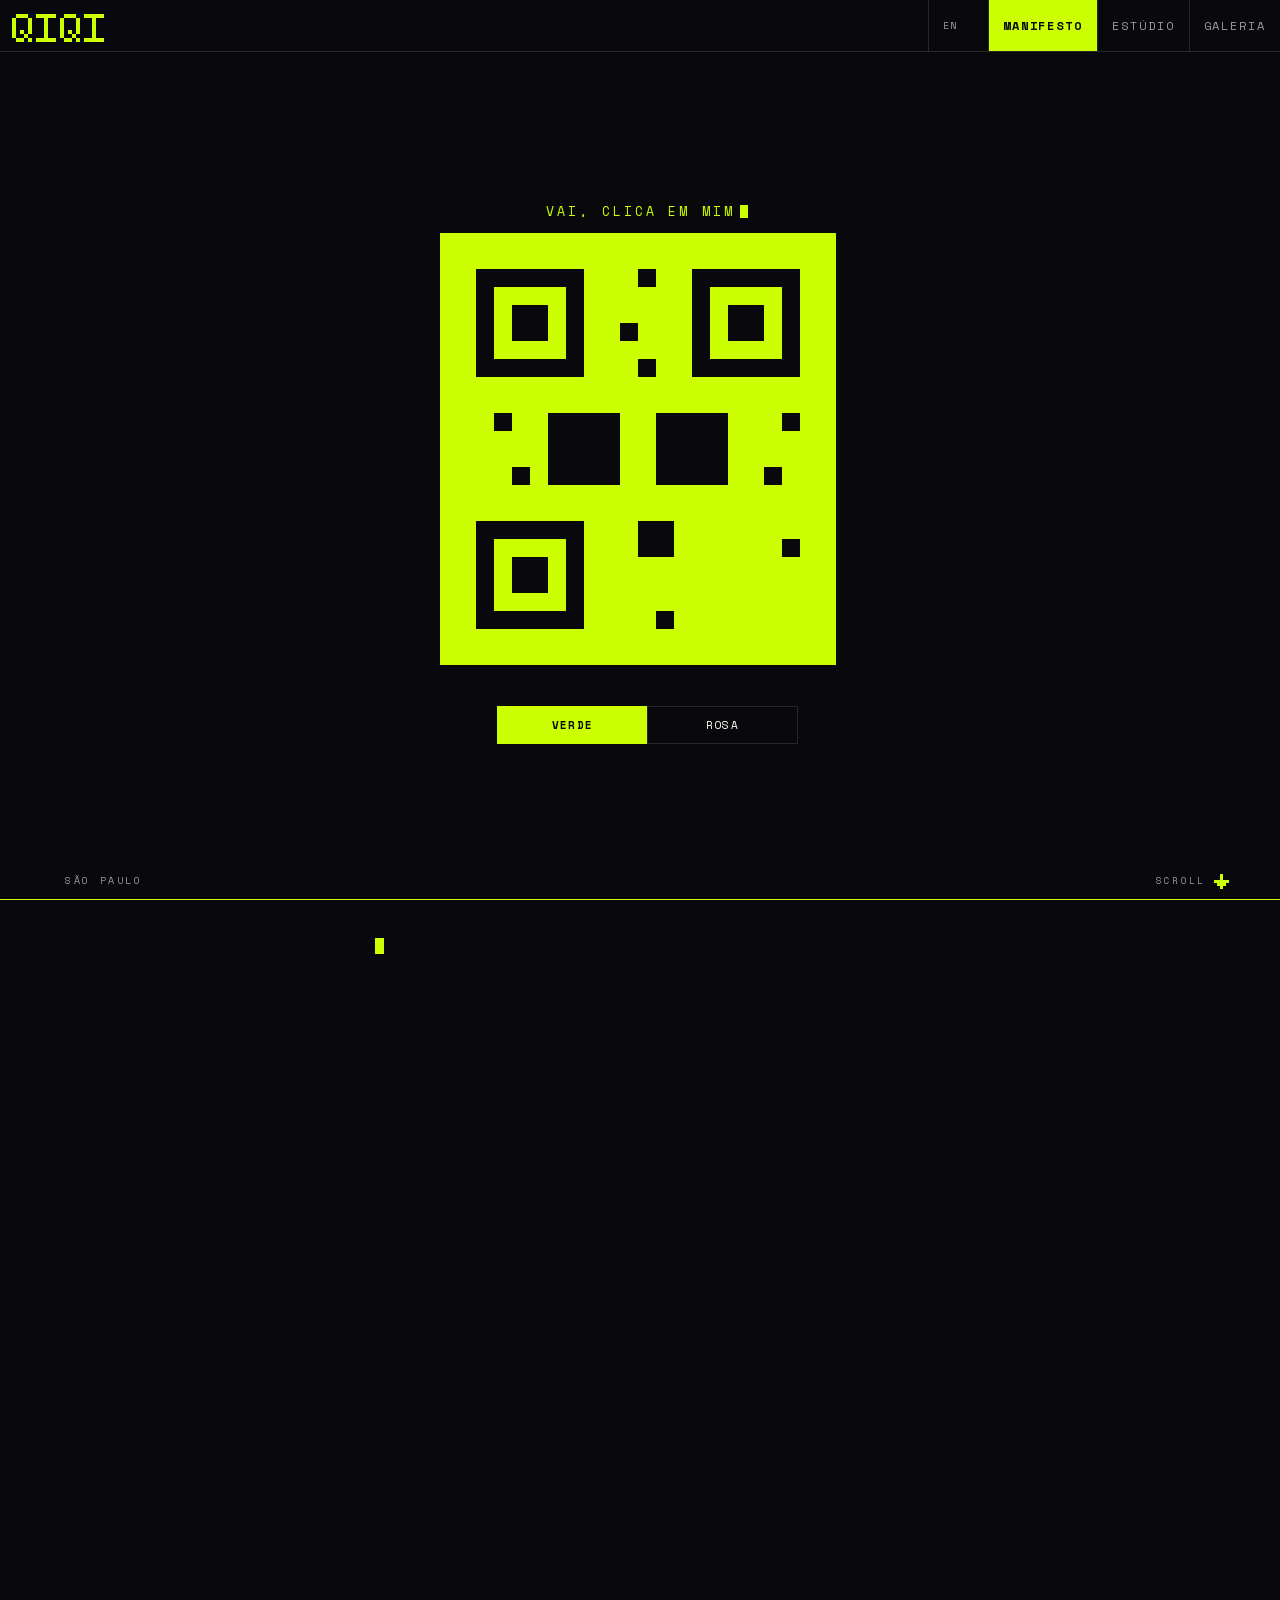
<file: index.html>
<!DOCTYPE html>
<!--
  ██████  QIQI / qiqi na pista / são paulo
  ██  ██  um qr code que ganhou vida.
  ██████  34 pixels de sinal puro.
-->
<html lang="pt-BR">
<head>
<meta charset="utf-8">
<meta name="viewport" content="width=device-width, initial-scale=1, viewport-fit=cover">
<script>
/* Shipped 2026-09-02 on GP's word: the one-screen read IS the site. The
   is-next class is always on; ?next=1 is accepted and changes nothing. */
document.documentElement.classList.add("is-next");
</script>
<title>QIQI</title>
<meta name="description" content="O QIQI NASCEU DAS PISTAS E PERTENCE ÀS PISTAS.">
<meta name="theme-color" content="#09090B">
<meta property="og:title" content="QIQI">
<meta property="og:description" content="O QIQI NASCEU DAS PISTAS E PERTENCE ÀS PISTAS.">
<meta property="og:type" content="website">
<meta property="og:url" content="https://qevr.party/">
<meta property="og:image" content="https://qevr.party/assets/og-card.png">
<meta property="og:image:width" content="1200">
<meta property="og:image:height" content="630">
<meta name="twitter:card" content="summary_large_image">
<link rel="preload" href="assets/fonts/spacemono-400-latin.woff2" as="font" type="font/woff2" crossorigin>
<link rel="preload" href="assets/fonts/spacemono-700-latin.woff2" as="font" type="font/woff2" crossorigin>
<link rel="preload" href="assets/fonts/spacemono-400-latin-ext.woff2" as="font" type="font/woff2" crossorigin>
<link rel="preload" href="assets/fonts/spacemono-700-latin-ext.woff2" as="font" type="font/woff2" crossorigin>
<link rel="icon" href="assets/favicon.svg" type="image/svg+xml">
<link rel="icon" href="assets/favicon-32.png" sizes="32x32" type="image/png" id="favicon32">
<link rel="icon" href="assets/favicon-192.png" sizes="192x192" type="image/png">
<link rel="apple-touch-icon" href="assets/apple-touch-icon.png">
<link rel="manifest" href="site.webmanifest">
<link rel="stylesheet" href="assets/site.css">
<style>
/* The page consumes the shared ladder without changing the legacy fallbacks.
   Companion and boot reservation are deliberately live with either flag. */
.thermo { z-index: var(--z-rail, 55); }
.bar { z-index: var(--z-header, 60); }
.doors { z-index: var(--z-doors, 56); }
.poster { z-index: var(--z-poster, 90); }
.companion { z-index: var(--z-companion, 57); }

/* One zero-layout rule marks the exact page boundary at every width. */
html.is-next .arrival::after {
  content: "";
  position: absolute;
  left: calc(50% - var(--rail) / 2);
  bottom: -1px;
  width: 100vw;
  border-bottom: var(--rule) solid var(--brand);
  transform: translateX(-50%);
  pointer-events: none;
}
html.is-next body:not(.is-read-active) .blocks { visibility: hidden; }
html.is-next body.is-read-active .arrival { visibility: hidden; }
/* While the hard pager decides which page owns the viewport, keep the
   outgoing arrival pinned as a complete screen. The hidden read can never
   expose a black third frame, and the thermometer may still count all twelve
   physical transition steps. */
html.is-next body:not(.is-read-active) .arrival {
  position: sticky;
  top: var(--bar);
  z-index: var(--z-content);
  background: var(--ground);
}
html.is-next .blocks { min-height: calc(100svh - var(--bar)); }
html.is-next .arrival__question { display: none; }
html.is-next .arrival__signal[data-signal-takeover] .arrival__hint { visibility: hidden; }
html.is-next .arrival__signal .mascot__tag {
  position: static;
  inset: auto;
  transform: none;
  grid-area: 1 / 1;
}

html.is-next .switches { display: none; }
html.is-next .bar__dock {
  display: flex;
  align-items: stretch;
  margin-left: auto;
  min-width: 0;
}
html.is-next .bar__dock #langToggle {
  min-width: 44px;
  padding: 0 10px;
  border: 0;
  border-left: var(--rule) solid var(--qevr-hair);
  background: var(--ground);
  color: var(--qevr-muted);
  font: inherit;
  font-size: 10px;
  letter-spacing: .14em;
  text-transform: uppercase;
  cursor: pointer;
}
html.is-next .bar__dock #langToggle:hover,
html.is-next .bar__dock #langToggle:focus-visible {
  color: var(--qevr-ink);
  background: var(--qevr-light);
  outline: 0;
}
html.is-next .bar__dock #colorToggle {
  display: block;
  min-width: 58px;
  height: 100%;
  padding: 0;
  border: 0;
  border-left: var(--rule) solid var(--qevr-hair);
  font: inherit;
  cursor: pointer;
}
html.is-next .bar__dock #colorToggle.to-pink { background: var(--qevr-pink); }
html.is-next .bar__dock #colorToggle.to-green { background: var(--qevr-body); }
html.is-next .bar__dock #colorToggle:hover,
html.is-next .bar__dock #colorToggle:focus-visible,
html.is-next .bar__dock #colorToggle:active {
  background: var(--qevr-light);
  outline: 0;
}
html.is-next { --thermo-cell: calc(100dvh / 12); }

/* Fable 2026-09-02: the desktop read is ONE screen, like LIVE — rail, bay,
   stamp and doors all in view. The twelve thermometer cells count the
   arrival-to-read travel; the read itself never scrolls. (The agents' 200svh
   frame pushed the doors below the fold at every desktop stop.) */
@media (min-width: 431px) {
  html.is-next .blocks {
    display: flex;
    flex-direction: column;
    min-height: calc(100svh - var(--bar));
  }
  html.is-next .blocks #panel { flex: 1 1 auto; }
  html.is-next .blocks .doors { flex: 0 0 auto; margin-top: 0; }
}

@media (max-width: 430px) {
  /* GP 2026-09-01 (fourth flag): QIQI fills the bar vertically. The
     stacked unit hugs the rooms: the colour chip is the top half of the
     bar and the language label the bottom half — two full blocks. */
  html.is-next .bar__mark { flex: 0 0 auto; width: auto; padding-left: 10px; padding-right: 8px; }
  html.is-next .bar__dock {
    flex: 0 0 auto;
    margin-left: auto;
    flex-direction: column;
    align-items: stretch;
    gap: 0;
    min-width: 44px;
    height: 100%;
  }
  html.is-next .bar__nav { flex: 0 1 auto; }
  html.is-next .bar__dock #langToggle {
    order: 1;
    flex: 1 1 50%;
    min-width: 0;
    min-height: 0;
    padding: 0 8px;
    border: 0;
    background: transparent;
    font-size: 9px;
    letter-spacing: .1em;
    display: flex;
    align-items: center;
    justify-content: center;
  }
  html.is-next .bar__dock #colorToggle {
    order: 0;
    flex: 1 1 50%;
    display: block;
    width: 100%;
    min-width: 0;
    min-height: 0;
    height: auto;
    border: 0;
  }

  /* The manifesto read is one physical screen. The arrival may hand off to
     it, but nothing inside this frame is allowed to create a third page or
     a nested scroll area. */
  html.is-next body.is-read-active { overscroll-behavior-y: none; }
  /* Once page two owns the phone viewport, its physical frame also owns the
     viewport floor. Bottom-sticky keeps that frame visually locked while a
     new dynamic viewport is propagating, even before resize JavaScript can update the
     document's page-end scroll offset. The element stays in flow, so the
     two-page document height and thermometer progression remain intact. */
  html.is-next body.is-read-active .blocks {
    position: sticky;
    bottom: 0;
    z-index: var(--z-content);
  }
  html.is-next .blocks {
    height: calc(100svh - var(--bar));
    min-height: calc(100svh - var(--bar));
    max-height: calc(100svh - var(--bar));
    padding-top: 0;
    overflow: clip;
    /* The floor doors extend across the 14px thermometer rail. Expand only
       the paint clip so their higher ruled layer can actually cover it. */
    overflow-clip-margin: var(--rail);
  }
  html.is-next .blocks #panel {
    flex: 1 1 0;
    min-height: 0;
    overflow: clip;
  }
  html.is-next .blocks .panel__rail {
    flex: 1 1 0;
    min-height: 0;
    overflow: clip;
  }
  /* GP 2026-08-31: CLOSED, the five heads stretch and split the whole room
     between the header and the doors — the live law kept inside the fixed
     frame. Their labels run big from the left with a small right gutter. */
  html.is-next .blocks .panel__head {
    flex: 1 1 0;
    min-height: 44px;
    padding: 4px 8px 4px calc(var(--rail) + 10px);
  }
  /* OPEN, the five rows KEEP stretching — they absorb every pixel the bay
     does not need. The bay hugs its own section: JavaScript sets its height
     once per section (content plus the tallest inner line) so expanding an
     item never resizes the box. Type never rescales. */
  html.is-next .blocks.is-open .panel__head {
    flex: 1 1 0;
    min-height: 44px;
    padding: 4px 8px 4px calc(var(--rail) + 10px);
  }
  html.is-next .blocks.is-open .panel__rail > .panel__bay {
    flex: 0 0 auto;
    height: auto;
    min-height: 0;
    padding: 5px 10px 3px calc(var(--rail) + 10px);
    overflow: clip;
    overscroll-behavior: none;
  }
  /* GP 2026-09-01: the copy keeps the site's own phone rhythm — the base
     13px/1.62 paragraphs rule here untouched. The permanent transition-fire
     is a state, not an event: its wash never bleeds over the read. */
  /* Fable 2026-09-02 (GP's flag: a black seam between the rail and a
     hovered row): the rows and the bay run FULL BLEED from the screen's left
     edge and the thermometer paints ABOVE them — the ruled ladder, done with
     z-order instead of a transparent border. Header, doors and companion
     stay above the rail. */
  html.is-next:root { --z-rail: 25; }
  html.is-next .blocks #panel {
    width: 100vw;
    margin-left: calc(0px - var(--rail) - var(--gut));
    margin-right: 0;
  }
  /* Fable 2026-09-02: the list inside the bay is a MINI RAIL. At rest its
     rows stretch and split the bay exactly the way the five sections split
     the screen — there is never a void under the last item. Open one line
     and the other rows give back only what that line needs, down to a
     one-line floor. The bay's height is fixed per section (JavaScript sets
     it once: the compressed rows plus the tallest possible line), so
     nothing outside the bay ever moves. */
  html.is-next .blocks .panel__bay { --row-min: 26px; }
  html.is-next .blocks .panel__bay .panel__bay-copy.is-list,
  html.is-next .blocks .panel__bay .panel__bay-copy.is-list > div {
    display: flex;
    flex-direction: column;
    flex: 1 1 auto;
    min-height: 0;
  }
  html.is-next .blocks .panel__bay .head-lines,
  html.is-next .blocks .panel__bay #stancesGrid {
    display: flex;
    flex-direction: column;
    flex: 1 1 auto;
    min-height: 0;
  }
  html.is-next .blocks .panel__bay .panel__bay-copy .stance {
    position: relative;
    display: flex;
    align-items: center;
    width: 100%;
    flex: 1 1 0;
    min-height: var(--row-min);
    padding: 0 8px 0 0;
    letter-spacing: 0;
  }
  html.is-next .blocks .panel__bay .panel__bay-copy .stances__bay { flex: 0 0 auto; }
  /* the measuring probe: JavaScript flips this on for one frame to read the
     compressed floor of the list */
  html.is-next .blocks .panel__bay .panel__bay-copy .is-probe-min .stance {
    flex: 0 0 auto;
    height: var(--row-min);
    min-height: 0;
    padding: 0;
  }
  /* the visual row keeps the reading rhythm; the touch target quietly
     extends toward the 44px floor */
  html.is-next .blocks .panel__bay .panel__bay-copy .stance::before {
    content: "";
    position: absolute;
    inset: -5px 0;
  }
  /* the hit extension never reaches past the list itself */
  html.is-next .blocks .panel__bay .panel__bay-copy .stance:first-child::before { top: 0; }
  html.is-next .blocks .panel__bay .panel__bay-copy .stance:last-child::before { bottom: 0; }
  html.is-next .blocks .panel__bay .panel__bay-copy .stance__head {
    display: block;
    font-size: 12.5px;
    line-height: 1.45;
    letter-spacing: .02em;
  }
  html.is-next .blocks .panel__bay .panel__bay-copy .stances__bay {
    width: 100%;
    padding: 2px 8px 8px 0;
  }
  html.is-next .blocks .panel__bay .stances__bay-copy p {
    font-size: 12.5px;
    line-height: 1.5;
    letter-spacing: .02em;
  }
  html.is-next .blocks .panel__bay .stances__bay-copy p + p { margin-top: .5em; }
  /* NOS VEMOS NA PISTA lives only inside UM PRESENTE, running long and
     sitting low so it nearly touches the doors. */
  html.is-next .blocks .panel__bay > .stampband {
    flex: 0 0 auto;
    margin-top: auto;
    padding: 4px 0 2px;
  }
  html.is-next .blocks .panel__bay > .stampband .stamp { margin-top: 0; }
  html.is-next .blocks .panel__bay > .stampband .stamp__band { padding-top: 2px; }
  html.is-next .blocks .panel__bay > .stampband .stamp__city { margin-top: 2px; font-size: 7px; line-height: 1.2; }
  html.is-next .blocks .doors { flex: 0 0 auto; margin-top: auto; }
  /* Fable 2026-09-02 (GP's flag: the doors detach from the floor while a
     phone scrolls): in the phone read the DOORS leave the frame. JavaScript
     moves them out of .blocks and they are fixed to the screen's floor on
     their own rung of the ladder — the frame can lag a toolbar animation,
     the doors cannot. The frame keeps a floor of their height, the page
     refuses over-scroll, and the safe-area zone under the doors paints as
     part of the doors, divider included. */
  html.is-next:root { overscroll-behavior-y: none; }
  html.is-next .blocks { padding-bottom: var(--doors-h, 0px); }
  html.is-next main > .doors {
    position: fixed;
    left: 0;
    right: 0;
    bottom: 0;
    width: auto;
    margin: 0;
    z-index: var(--z-doors);
  }
  html.is-next body:not(.is-read-active) main > .doors { visibility: hidden; }
  html.is-next .doors {
    padding-bottom: var(--safe-bottom, env(safe-area-inset-bottom, 0px));
    background: linear-gradient(90deg, var(--qevr-light) 0 calc(50% - 1px), var(--qevr-hair) calc(50% - 1px) calc(50% + 1px), var(--qevr-light) calc(50% + 1px));
  }

  /* AS REGRAS keeps its pop; the sheet runs narrow and tall, the badge
     hangs outside it on the scrim on purpose, and the sheet floor keeps
     open air before the foot line. */
  html.is-next .poster { padding: 14px 0; }
  html.is-next .poster__in { width: min(78vw, 300px); }
  /* Fable 2026-09-02: the sheet keeps its A4 body but USES it — the seven
     rules spread over the full height at a readable size instead of
     bunching at the top over a dead lower half. The badge stays outside
     on the scrim; the companion hides while the poster is up, so there is
     one QIQI on screen, the angry one. */
  html.is-next .poster__sheet { width: 100%; max-height: calc(100svh - 96px); padding-bottom: var(--poster-pad); }
  html.is-next .poster__body { flex: 1 1 auto; display: flex; min-height: 0; }
  html.is-next .poster__rules { flex: 1 1 auto; justify-content: space-between; padding-right: 14px; }
  html.is-next .poster__rule { padding: 5px 0; }
  html.is-next .poster__rule b { font-size: 10.5px; }
  html.is-next .poster__rule i { font-size: 8.5px; line-height: 1.4; }
  html.is-next .poster__art { right: calc(0px - var(--poster-pad) - var(--poster-edge) - 30px); top: -6px; transform: none; }
  html.is-next .poster.on ~ .companion { visibility: hidden; }
  /* the section sub-titles drop on phones (?subs=on brings them back) */
  html.is-next:not(.with-subs) .blocks .panel__bay-sub { display: none; }

  /* svh above is the compatibility floor. Modern mobile browsers get the
     live toolbar-aware room so both physical pages and the doors follow the
     visible viewport without JavaScript-authored pixel heights. */
  @supports (height: 100dvh) {
    html.is-next .arrival { min-height: calc(100dvh - var(--bar)); }
    html.is-next .blocks {
      height: calc(100dvh - var(--bar));
      min-height: calc(100dvh - var(--bar));
      max-height: calc(100dvh - var(--bar));
    }
  }
}
</style>
</head>
<body class="is-booting">

<h1 class="sr-only">QIQI</h1>

<div class="thermo" id="thermo" aria-hidden="true"><div class="thermo__fill" id="thermoFill"></div></div>

<header class="bar">
  <div class="bar__in">
    <a class="bar__mark" href="#topo" aria-label="QIQI"><canvas data-cells="QIQI" data-fit="108"></canvas></a>
    <div class="bar__dock" id="headerDock"></div>
    <nav class="bar__nav">
      <a href="#manifesto" aria-current="page" id="barManifesto">MANIFESTO</a>
      <a href="estudio/" id="barEstudio">ESTÚDIO</a>
      <a href="galeria/" id="barGaleria">GALERIA</a>
    </nav>
  </div>
</header>

<div class="switches">
  <button id="langToggle" type="button"></button>
  <button class="switch--color" id="colorToggle" type="button"></button>
</div>

<main id="pageMain">
  <section class="arrival" id="topo">
    <div class="arrival__mascot" id="arrivalSlot">
      <div class="arrival__signal" id="arrivalSignal">
        <div class="arrival__loading" id="bootBar" aria-hidden="true"><i></i></div>
        <div class="arrival__hint" id="mascotHint"></div>
        <div class="mascot__charge" id="mascotCharge" aria-hidden="true"><i></i></div>
      </div>
      <button class="mascot" id="mascotBtn" aria-label="QIQI"><canvas id="mascotCanvas"></canvas></button>
      <div class="mascot__tag" id="mascotTag" aria-hidden="true"></div>
    </div>
    <div class="arrival__from" id="arrivalFrom"></div>
    <div class="arrival__color" id="arrivalColor">
      <div class="arrival__question" id="arrivalColorQuestion"></div>
      <div class="arrival__color-controls" role="group" aria-labelledby="arrivalColorQuestion">
        <button class="ctl ctl--swatch ctl--green" id="arrivalGreen" type="button" aria-pressed="true"><span></span></button>
        <button class="ctl ctl--swatch ctl--pink" id="arrivalPink" type="button" aria-pressed="false"><span></span></button>
      </div>
    </div>
    <div class="arrival__floor">
      <span class="arrival__city" id="arrivalCity"></span>
      <span class="arrival__scroll" id="arrivalScroll"><span id="scrollWord"></span><canvas id="scrollArrow" width="15" height="18" aria-hidden="true"></canvas></span>
    </div>
  </section>

  <!-- GP-18 ruled M-A: the read is ONE ROOM — five headings, one fitted bay,
       zero tower. The frame and headings never resize; selected content fits
       the room, and the click glitches (GP-06/07 + N01). All five load closed. -->
  <section class="blocks">
    <div id="panel">
    <div class="panel__rail" id="panelRail" role="tablist">
      <button class="panel__head" id="manifesto" data-section="world" role="tab" aria-selected="false">
        <canvas data-cells="A PISTA" data-fit="300"></canvas>
      </button>
      <button class="panel__head" id="pessoas" data-section="people" role="tab" aria-selected="false">
        <canvas data-cells="AS PESSOAS" data-fit="300"></canvas>
      </button>
      <button class="panel__head" id="stances" data-section="stances" role="tab" aria-selected="false">
        <canvas data-cells="O QIQI" data-fit="300"></canvas>
      </button>
      <button class="panel__head" id="regras" data-section="nevers" role="tab" aria-selected="false">
        <canvas data-cells="AS REGRAS" data-fit="300"></canvas>
      </button>
      <button class="panel__head" id="presente" data-section="gift" role="tab" aria-selected="false">
        <canvas data-cells="UM PRESENTE" data-fit="300"></canvas>
      </button>
    </div>
    <div class="panel__bay" id="bay">
      <div class="panel__bay-slot" id="bayFitSlot">
        <div class="panel__bay-fit" id="bayFit">
          <div class="panel__bay-sub" id="baySub"></div>
          <div class="panel__bay-copy" id="bayCopy"></div>
          <span class="bay__cursor" id="bayCursor" aria-hidden="true"></span>
          <div class="block__field" id="bayField" aria-hidden="true"></div>
        </div>
      </div>
    </div>
    </div>
    <div class="stampband">
      <div class="stamp" id="stamp"><div class="stamp__band"><canvas id="stampCanvas"></canvas><span class="stamp__city" id="stampCity"></span></div></div>
    </div>

    <div class="doors" id="doors">
      <a class="doorband" id="doorEstudio" href="estudio/"><canvas data-cells="ESTÚDIO" data-fit="560" data-doorword></canvas><span></span></a>
      <a class="doorband" id="doorGaleria" href="galeria/"><canvas data-cells="GALERIA" data-fit="560" data-doorword></canvas><span></span></a>
    </div>
  </section>
</main>

<div class="poster" id="poster" role="dialog" aria-modal="true" aria-label="AS REGRAS">
  <div class="poster__in">
    <div class="poster__sheet">
      <div class="poster__top">
        <span class="poster__title"><canvas id="posterTitle" data-cells="AS REGRAS" data-fit="420"></canvas></span>
      </div>
      <div class="poster__body">
        <div class="poster__rules" id="posterRules"></div>
        <span class="poster__art"><canvas id="posterArt"></canvas></span>
      </div>
      <div class="poster__foot"><span id="posterBrand"></span><span id="posterCity"></span></div>
    </div>
    <div class="poster__controls"><button class="poster__close" id="posterDownload" type="button" style="margin-right:-1px">BAIXAR</button><button class="poster__close" id="posterClose" type="button">FECHAR</button></div>
  </div>
</div>

<div class="companion" id="companionSlot" aria-hidden="true"></div>

<script type="application/json" id="deck-pt">
{
  "lang": "pt-BR",
  "brand": "QIQI",
  "city": "SÃO PAULO",
  "note": "COPY DECK. CAIXA ALTA sempre. Sem travessão, sem exclamação, sem emoji. O REGISTRO É FALADO: VC, TÁ, TÃO, TBM, TÔ, CÊ ficam. NUNCA 'corrigir' para VOCÊ, ESTÁ, ESTÃO, TAMBÉM: a voz é o produto. Consertar só erro real: acento, concordância, typo. Ler em voz alta antes de commitar. O stamp é a última linha de UM PRESENTE, não um rodapé separado. Este arquivo é o canônico; index.html embute uma cópia dele no bloco deck-pt (editar OS DOIS).",
  "doors": {
    "manifesto": { "label": "MANIFESTO", "sub": "O QUE É O QIQI" },
    "estudio": { "label": "ESTÚDIO", "sub": "CRIA O SEU QIQI" },
    "galeria": { "label": "GALERIA", "sub": "OS 23 PROTÓTIPOS EXISTENTES" }
  },
  "ui": { "green": "VERDE", "pink": "ROSA", "yes": "SIM", "no": "NÃO" },
  "world": {
    "title": "A PISTA",
    "sub": "DE ONDE O QIQI VEIO",
    "face": "Content",
    "paragraphs": [
      "O QIQI NASCEU DAS PISTAS E PERTENCE ÀS PISTAS.",
      "FESTAS LIVRES EM GALPÕES ABANDONADOS.",
      "TEM NOITES QUE VC TÁ NA PISTA COM AMIGOS.",
      { "t": "TEM NOITES QUE A PISTA É SÓ VC. FAZ PARTE. O QIQI NÃO VEIO RESOLVER ISSO.", "em": "mark" }
    ]
  },
  "people": {
    "title": "AS PESSOAS",
    "sub": "E O QUE ELAS SE TORNARAM",
    "face": "Adoring",
    "items": [
      [ "AMIGOS", "PESSOAS QUE VC CONHECEU NO ROLÊ, E QUE AGORA SÃO PARTE DA SUA VIDA." ],
      [ "DESCONHECIDOS", "AQUELA PESSOA QUE FOI SEU MELHOR AMIGO POR 20 MIN NA FILA DO BANHEIRO. E QUE VC NUNCA MAIS VIU." ],
      [ "CRUSHES", "VC SABE QUEM SÃO." ],
      [ "O AMOR DA SUA VIDA", "AQUELA PESSOA QUE VC ENCONTROU 7 DA MANHÃ, NUMA FÁBRICA ABANDONADA.", "fire" ]
    ],
    "headLines": [
      { "head": "AMIGOS", "line": "PESSOAS QUE VC CONHECEU NO ROLÊ, E QUE AGORA SÃO PARTE DA SUA VIDA." },
      { "head": "DESCONHECIDOS", "line": "AQUELA PESSOA QUE FOI SEU MELHOR AMIGO POR 20 MIN NA FILA DO BANHEIRO. E QUE VC NUNCA MAIS VIU." },
      { "head": "CRUSHES", "line": "VC SABE QUEM SÃO." },
      { "head": "O AMOR DA SUA VIDA", "line": "AQUELA PESSOA QUE VC ENCONTROU 7 DA MANHÃ, NUMA FÁBRICA ABANDONADA." }
    ],
    "close": [
      "FESTAS, SOLIDÃO, PESSOAS. TODAS PARTE DE UM MOMENTO.",
      "E O MOMENTO PASSOU. É ISSO QUE FEZ DELE UM MOMENTO.",
      { "t": "O QIQI NUNCA VAI TRAZER ELE DE VOLTA, MAS TBM NUNCA VAI DEIXAR VC FINGIR QUE ELE NÃO ACONTECEU.", "em": "mark" }
    ]
  },
  "stances": {
    "title": "O QIQI",
    "sub": "COMO ELE FUNCIONA",
    "items": [
      { "head": "ELE AVISA. NUNCA COMEMORA.", "face": "Unamused",
        "body": [ "COMEÇOU O ROLÊ, ELE AVISA. COMEÇOU O SOM, ELE AVISA. E SÓ ISSO." ] },
      { "head": "LINE UP, LUGAR, HORA. E É ISSO.", "face": "Default",
        "body": [ "NUNCA \"NÃO PERCA\", NUNCA \"ÚLTIMOS INGRESSOS\".", "LOTAÇÃO É SÓ UM NÚMERO, FALADO UMA VEZ." ] },
      { "head": "ELE NÃO FICA TE CHAMANDO.", "face": "Bored",
        "body": [ "ELE SÓ FALA PORQUE ACONTECEU ALGUMA COISA. ABRIRAM A PORTA. SOLTARAM O ENDEREÇO. A PISTA PEGOU FOGO.", "ELE NUNCA VAI TE CHAMAR DE VOLTA PORQUE SENTIU SUA FALTA." ] },
      { "head": "VC VÊ QUEM VAI, NUNCA QUANTOS.", "face": "Content",
        "body": [ "NÚMERO AQUI É COISA DA NOITE. HORA, PREÇO, TEMPERATURA, QUANTOS QUARTEIRÕES ATÉ LÁ.", "GENTE NÃO ENTRA NA CONTA." ] },
      { "head": "O CELULAR VOLTA PRO BOLSO.", "face": "Eyes Closed",
        "body": [ "SE VC PASSOU A NOITE OLHANDO PRO APP, O APP FALHOU." ] },
      { "head": "MEMÓRIAS SÃO TIPO TATUAGENS, NUNCA CONTEÚDO.", "face": "Sad",
        "body": [ "FICAM NO APP PRA SEMPRE, TODO MUNDO VÊ." ] },
      { "head": "ME AVISA QUANDO CHEGAR.", "face": "Surprised",
        "body": [ "A ÚNICA PARTE DO APP SEM ESTILO NENHUM. VOLTAR PRA CASA, PEDIR AJUDA, TUDO POR EXTENSO.", "PLACA DE SAÍDA SE LÊ DE LONGE." ] }
    ]
  },
  "nevers": {
    "title": "AS REGRAS",
    "sub": "O QUE ELE NUNCA VAI FAZER",
    "face": "Angry",
    "lines": [
      [ "AQUI NINGUÉM VIRA NÚMERO.", "SEM SEGUIDOR, SEM CURTIDA, SEM NOTA PRA NINGUÉM." ],
      [ "ELE NÃO TE APRESSA.", "SEM CONTAGEM REGRESSIVA, SEM LOTE ESCONDIDO." ],
      [ "ELE NÃO ESCOLHE POR VC.", "SEM FEED DE RECOMENDAÇÃO, SEM \"EM ALTA\". QUEM MANDA É A CIDADE E O RELÓGIO." ],
      [ "TUDO AQUI TEM FIM. INCLUSIVE O FEED.", "SEM AUTOPLAY. SEM TELA FEITA PRA VC FICAR OLHANDO." ],
      [ "ELE NÃO TE VENDE.", "SEM ANÚNCIO, SEM REVENDA DE DADOS, SEM CÓDIGO DE INDICAÇÃO." ],
      [ "NINGUÉM TE ENSINA A DANÇAR.", "SEM TOUR, SEM QUIZ. VC APRENDE USANDO." ],
      [ "ELE NÃO SE FAZ DE FOFO.", "SEM CANTO ARREDONDADO. SEM EMOJI. SEM PONTO DE EXCLAMAÇÃO." ]
    ]
  },
  "gift": {
    "title": "UM PRESENTE",
    "sub": "PRA QUEM ELE É",
    "face": "Stars",
    "paragraphs": [
      { "t": "QIQI É UM PRESENTE MEU PRA TODAS AS PESSOAS QUE JÁ CONHECI NA PISTA. E PRA TODAS QUE NUNCA VOU CONHECER.", "em": "mark" },
      "UM APP PRA USAR COM OS AMIGOS. OU SOZINHO."
    ],
    "appLine": "O APP TÁ SENDO FEITO. QUANDO TIVER PRONTO, ELE TE AVISA."
  },
  "stamp": "NOS VEMOS NA PISTA",
  "stampSmiley": ":)",
  "galeria": {
    "moveYes": "SE MEXE",
    "moveNo": "PARADO",
    "green": "VERDE",
    "pink": "ROSA",
    "glitch": "GLITCH",
    "download": "BAIXAR",
    "count": "{N} PROTÓTIPOS",
    "creditBy": "DE",
    "protoWord": "PROTÓTIPO",
    "creditPattern": "QIQI {DE} {NOME}"
  },
  "estudio": {
    "title": "O ESTÚDIO",
    "hint": "MEXE SÓ NO ROSTO. O RESTO É ELE.",
    "nameLabel": "DÁ UM NOME",
    "codeLabel": "SEU CÓDIGO",
    "undo": "DESFAZER",
    "reset": "APAGAR TUDO",
    "copyLink": "COPIAR LINK",
    "copied": "COPIADO",
    "card": "BAIXAR CARD",
    "send": "MANDAR PRO QIQI",
    "sendHint": "COLA O LINK NO DIRECT DO QIQI. A RESPOSTA CHEGA NA MESMA CONVERSA."
  },
  "notFound": {
    "line": "ESSA PÁGINA NÃO EXISTE :("
  },
  "arrival": {
    "mascotHint": "VAI, CLICA EM MIM",
    "colorQuestion": "EU TBM MUDO DE COR :3",
    "scrollLabel": "SCROLL",
    "fromPattern": "{NOME} TE DEU ISSO."
  },
  "sala": {
    "back": "VOLTAR",
    "roomsAria": "SALAS",
    "nav": {
      "story": "HISTÓRIA",
      "dna": "DNA",
      "growth": "MUDANÇAS"
    },
    "story": {
      "kicker": "01 / HISTÓRIA",
      "title": "DE QEVR PRA QIQI",
      "sub": "O NOME MUDOU. A SILHUETA FICOU. TOCA NOS MOMENTOS PRA VER O QUE ELE CARREGOU.",
      "stages": [
        {
          "title": "QEVR",
          "copy": "UM QR CODE GANHOU CORPO, CARA E UM NOME QUE NINGUÉM SABIA FALAR."
        },
        {
          "title": "QIQI",
          "copy": "O NOME FICOU FÁCIL DE DIZER. ELE CONTINUOU SENDO O MESMO BICHO."
        },
        {
          "title": "AGORA",
          "copy": "ELE CRESCEU PRA TER ESTÚDIO, GALERIA E LUGAR PRA MOSTRAR O PRÓPRIO DNA."
        }
      ]
    },
    "dna": {
      "kicker": "02 / DNA",
      "title": "O CORPO NÃO MUDA",
      "sub": "SÃO 23 PROTÓTIPOS. A FAIXA DO ROSTO MUDA. O RESTO É A MESMA REGRA.",
      "stats": "{N} CÉLULAS MUDAM. A GRADE 34 × 34 NÃO MUDA.",
      "gridAria": "GRADE DO QIQI"
    },
    "growth": {
      "kicker": "03 / MUDANÇAS",
      "title": "MUDAR SEM VIRAR OUTRA COISA",
      "sub": "ARRASTA. CADA PASSO TROCA UM PEDAÇO DO ROSTO, SEM QUEBRAR O DNA DO QIQI.",
      "copy": "{PCT}% MUDOU. O CORPO CONTINUA INTEIRO.",
      "pairTitle": "NORMAL → FELIZ DA VIDA",
      "artAria": "TRANSFORMAÇÃO DO QIQI",
      "rangeAria": "QUANTO O ROSTO MUDOU"
    }
  }
}
</script>

<script src="assets/pixelfont.js"></script>
<script src="assets/qevr.js"></script>
<script src="assets/cascade.js"></script>
<script>
(function () {
  "use strict";

  const NEXT = document.documentElement.classList.contains("is-next");
  /* Shipped 2026-09-02: one shared label size (B) is the default; ?labels=perrow
     shows the per-row fill (A) for GP's ruling. Sub-titles are off on phones;
     ?subs=on shows them. */
  const LABELS_SHARED = NEXT && new URLSearchParams(location.search).get("labels") !== "perrow";
  if (NEXT && new URLSearchParams(location.search).get("subs") === "on") document.documentElement.classList.add("with-subs");
  /* preview-only: simulate a phone's home-indicator inset (?inset=34) */
  if (NEXT && /^\d+$/.test(new URLSearchParams(location.search).get("inset") || "")) document.documentElement.style.setProperty("--safe-bottom", new URLSearchParams(location.search).get("inset") + "px");
  var MODE_KEY = "qevr.mode";
  var forced = (location.search.match(/[?&]mode=(day|party)(?:&|$)/) || [])[1];
  function readModePreference() {
    try {
      var mode = localStorage.getItem(MODE_KEY);
      return mode === "day" || mode === "party" ? mode : null;
    } catch (e) { return null; }
  }
  function writeModePreference(mode) {
    if (mode !== "day" && mode !== "party") return;
    try { localStorage.setItem(MODE_KEY, mode); } catch (e) {}
  }
  document.documentElement.setAttribute("data-mode", forced || readModePreference() || "day");

  var reduce = window.matchMedia && window.matchMedia("(prefers-reduced-motion: reduce)").matches;
  var canHover = window.matchMedia && window.matchMedia("(hover: hover)").matches;

  /* the language works like the colour: a preference that sticks, a ?lang=
     preview that doesn't, and switching rooms runs the same QR cascade */
  var LANG_KEY = "qevr.lang";
  function readLang() {
    var forcedLang = (location.search.match(/[?&]lang=(pt|en)(?:&|$)/) || [])[1];
    if (forcedLang) return forcedLang;
    try { var l = localStorage.getItem(LANG_KEY); if (l === "pt" || l === "en") return l; } catch (e) {}
    return "pt";
  }
  var LANG = readLang();
  document.documentElement.lang = LANG === "en" ? "en" : "pt-BR";
  function chooseLang(next) {
    if (next === LANG) return;
    try { localStorage.setItem(LANG_KEY, next); } catch (e) {}
    window.QevrCascade.through(function () {
      var nextURL = new URL(location.href);
      nextURL.searchParams.delete("lang");
      location.href = nextURL.pathname + nextURL.search + nextURL.hash;
    });
  }
  /* the block names what it turns into: site in PT shows EN, and back */
  document.getElementById("langToggle").textContent = LANG === "pt" ? "EN" : "PT";
  document.getElementById("langToggle").addEventListener("click", function () { chooseLang(LANG === "pt" ? "en" : "pt"); });

  function cssVar(n, fb) {
    return getComputedStyle(document.documentElement).getPropertyValue(n).trim() || fb;
  }
  function brandColor() { return cssVar("--brand", "#CCFF00"); }
  function mutedColor() { return cssVar("--qevr-muted", "#9A9AA5"); }
  function inkColor() { return cssVar("--qevr-ink", "#09090B"); }

  /* ---------- headings drawn from the mascot's own cells.
     the type engine finally performs: closed headings render DIM, the open
     one is the only brand heading on screen, opening IGNITES it in chunks,
     and a touch makes it flinch one shear beat. ---------- */
  function drawCells(canvas, opts) {
    opts = opts || {};
    var text = canvas.getAttribute("data-cells");
    var m = window.QevrType.textMatrix(text);
    var fitMax = parseFloat(canvas.getAttribute("data-fit"));
    var host = canvas.parentElement;
    var room = host.clientWidth || window.innerWidth;
    var avail = Math.min(room, fitMax || 400);
    var forcedCell = parseFloat(canvas.getAttribute("data-force-cell"));
    var cell = forcedCell ? forcedCell : Math.max(2, Math.floor(avail / m.w));
    var dpr = Math.min(window.devicePixelRatio || 1, 3);
    canvas.width = m.w * cell * dpr;
    canvas.height = m.h * cell * dpr;
    canvas.style.width = (m.w * cell) + "px";
    canvas.style.height = (m.h * cell) + "px";
    var ctx = canvas.getContext("2d");
    ctx.setTransform(dpr, 0, 0, dpr, 0, 0);
    ctx.clearRect(0, 0, m.w * cell, m.h * cell);
    var dim = opts.dim != null ? opts.dim : canvas.hasAttribute("data-dim");
    ctx.fillStyle = opts.color || (dim ? mutedColor() : brandColor());
    for (var y = 0; y < m.h; y++) {
      var shear = opts.shear && opts.shear[y] ? opts.shear[y] : 0;
      for (var x = 0; x < m.w; x++) {
        var i = y * m.w + x;
        if (!m.cells[i]) continue;
        if (opts.mask) {
          ctx.fillStyle = opts.mask[i] ? brandColor() : mutedColor();
        }
        ctx.fillRect((x + shear) * cell, y * cell, cell, cell);
      }
    }
    canvas.setAttribute("role", "img");
    canvas.setAttribute("aria-label", text);
    canvas._matrix = m;
    canvas._cell = cell;
    return m;
  }
  function fitBarMark() {
    var c = document.querySelector(".bar__mark canvas");
    if (!c || !window.QevrType) return;
    if (NEXT && isNextPhone()) {
      /* GP 2026-09-01 (fourth flag): QIQI fills the bar vertically */
      var m = window.QevrType.textMatrix(c.getAttribute("data-cells"));
      var cell = String(Math.max(2, Math.floor(44 / m.h)));
      if (c.getAttribute("data-force-cell") !== cell) {
        c.setAttribute("data-force-cell", cell);
        drawCells(c);
      }
      return;
    }
    if (c.hasAttribute("data-force-cell")) {
      c.removeAttribute("data-force-cell");
      drawCells(c);
    }
  }
  function drawAllCells() {
    [].forEach.call(document.querySelectorAll("canvas[data-cells]"), function (c) {
      if (c.hasAttribute("data-doorword")) { drawDoorWord(c, false); return; }
      drawCells(c);
    });
    fitBarMark();
    syncHeadingDim();
  }

  /* closed headings are the quiet ones; the open one carries the heat (M-A) */
  function syncHeadingDim() {
    [].forEach.call(document.querySelectorAll(".panel__head"), function (b) {
      var c = b.querySelector("canvas");
      if (!c) return;
      var open = b.id === activeSection;
      if (open) c.removeAttribute("data-dim"); else c.setAttribute("data-dim", "1");
      drawCells(c);
    });
  }

  /* GP-06: the opening click GLITCHES — a hard two-frame shear, then the
     heading lands in the brand. no cube-flip. */
  function shearOpen(canvas) {
    canvas.removeAttribute("data-dim");
    if (reduce) { drawCells(canvas); return; }
    var band = 2 + Math.floor(Math.random() * 5);
    var shear = {}; shear[band] = 1; shear[band + 1] = 1;
    drawCells(canvas, { shear: shear });
    setTimeout(function () {
      var shear2 = {}; shear2[band + 2] = -1;
      drawCells(canvas, { shear: shear2 });
      setTimeout(function () { drawCells(canvas); }, 70);
    }, 70);
  }

  /* one shear beat: a row band slips sideways for two frames and snaps back */
  function flinch(canvas, color) {
    if (reduce || canvas._flinching) return;
    canvas._flinching = true;
    var band = 2 + Math.floor(Math.random() * 5);
    var shear = {}; shear[band] = 1; shear[band + 1] = 1;
    drawCells(canvas, { shear: shear, dim: canvas.hasAttribute("data-dim"), color: color });
    setTimeout(function () {
      drawCells(canvas, color ? { color: color } : undefined);
      canvas._flinching = false;
    }, 90);
  }

  var COPY = null, mascot = null;

  function syncArrivalColor() {
    var party = document.documentElement.getAttribute("data-mode") === "party";
    document.getElementById("arrivalGreen").setAttribute("aria-pressed", String(!party));
    document.getElementById("arrivalPink").setAttribute("aria-pressed", String(party));
    var colorToggle = document.getElementById("colorToggle");
    colorToggle.classList.toggle("to-pink", !party);
    colorToggle.classList.toggle("to-green", party);
    if (COPY && COPY.ui) colorToggle.setAttribute("aria-label", party ? COPY.ui.green : COPY.ui.pink);
  }

  function repaintBrand() {
    drawAllCells();
    paintStamp();
    paintScrollArrow();
    if (mascot) mascot.paint();
  }

  /* ---------- L02: he molts FIRST, the page follows through the QR cascade ----------
     picking a colour repaints HIS body cells in stepped chunks on his own canvas,
     and only when he finishes does the page cross the same cascade as a room change. */
  var MODE_HEX = { day: "#CCFF00", party: "#FF007F" };
  function moltTo(mode) {
    if (document.documentElement.getAttribute("data-mode") === mode) return;
    if (!mascot || reduce) {
      document.documentElement.setAttribute("data-mode", mode);
      writeModePreference(mode);
      syncArrivalColor();
      repaintBrand();
      return;
    }
    mascot._busy = true;
    var target = MODE_HEX[mode];
    var ctx = mascot.canvas.getContext("2d");
    var C = window.Qevr.CROP, n = mascot.n, c = mascot.cell;
    var bodyIdx = [];
    for (var i = 0; i < mascot.render.length; i++) if (mascot.render[i] === 1) bodyIdx.push(i);
    for (var j = bodyIdx.length - 1; j > 0; j--) {
      var k = Math.floor(Math.random() * (j + 1));
      var t = bodyIdx[j]; bodyIdx[j] = bodyIdx[k]; bodyIdx[k] = t;
    }
    mascot.glitch();
    var frames = 5, per = Math.ceil(bodyIdx.length / frames), p = 0;
    function paintIdx(idx, color) {
      var y = Math.floor(idx / n), x = idx % n;
      var gy = y - C.y0, gx = x - C.x0;
      if (gy < 0 || gy >= C.h || gx < 0 || gx >= C.w) return;
      ctx.fillStyle = color;
      ctx.fillRect(gx * c, gy * c, c, c);
    }
    setTimeout(function step() {
      for (var m = 0; m < per && p < bodyIdx.length; m++, p++) paintIdx(bodyIdx[p], target);
      if (p < bodyIdx.length) { setTimeout(step, 55); return; }
      /* he finished. now the page follows through its own QR grammar. */
      window.QevrCascade.through(function () {
        document.documentElement.setAttribute("data-mode", mode);
        writeModePreference(mode);
        syncArrivalColor();
        repaintBrand();
        mascot._busy = false;
      });
    }, 180);
  }

  syncArrivalColor();
  document.getElementById("arrivalGreen").addEventListener("click", function () { moltTo("day"); });
  document.getElementById("arrivalPink").addEventListener("click", function () { moltTo("party"); });
  document.getElementById("colorToggle").addEventListener("click", function () {
    moltTo(document.documentElement.getAttribute("data-mode") === "party" ? "day" : "party");
  });

  function para(entry, cls) {
    var p = document.createElement("p");
    var line = typeof entry === "string" ? { t: entry } : entry;
    var emphasis = cls || (line && (line.em === "dim" || line.em === "mark") ? line.em : "");
    if (emphasis) p.className = emphasis;
    p.textContent = line && line.t ? line.t : "";
    return p;
  }

  var headerDock = document.getElementById("headerDock");
  var langToggle = document.getElementById("langToggle");
  var colorToggle = document.getElementById("colorToggle");
  var colorToggleHome = colorToggle.parentElement;
  var colorToggleNext = colorToggle.nextSibling;
  var phoneReadPageEnd = 0;
  var phoneZoomOwner = null;
  function syncHeaderDock(readActive) {
    if (!NEXT || !headerDock) return;
    headerDock.appendChild(langToggle);
    if (readActive) {
      headerDock.appendChild(colorToggle);
    } else if (colorToggle.parentElement !== colorToggleHome) {
      colorToggleHome.insertBefore(colorToggle, colorToggleNext);
    }
  }
  function syncReadActive() {
    if (!NEXT) return;
    if (isNextPhone() && isPinchZoomed()) return;
    var blocksEl = document.querySelector(".blocks");
    var barEl = document.querySelector(".bar");
    if (!blocksEl || !barEl) return;
    var phonePageEnd = Math.max(0, document.documentElement.scrollHeight - window.innerHeight);
    var atCurrentPhoneEnd = window.scrollY >= phonePageEnd - 1;
    var atPriorPhoneEnd = document.body.classList.contains("is-read-active")
      && phoneReadPageEnd > 0
      && Math.abs(window.scrollY - phoneReadPageEnd) <= 2;
    var remainsOnReadSide = document.body.classList.contains("is-read-active")
      && phonePageEnd > 0
      && window.scrollY >= phonePageEnd / 2;
    var readActive = isNextPhone()
      ? atCurrentPhoneEnd || atPriorPhoneEnd || remainsOnReadSide
      : blocksEl.getBoundingClientRect().top <= barEl.getBoundingClientRect().bottom + 1;
    if (isNextPhone() && atCurrentPhoneEnd) phoneReadPageEnd = phonePageEnd;
    document.body.classList.toggle("is-read-active", readActive);
    syncHeaderDock(readActive);
  }

  function syncTitles() {
    var map = [
      ["manifesto", COPY.world],
      ["pessoas", COPY.people],
      ["stances", COPY.stances],
      ["regras", COPY.nevers],
      ["presente", COPY.gift]
    ];
    map.forEach(function (pair) {
      var head = document.getElementById(pair[0]);
      if (!head) return;
      var c = head.querySelector("canvas");
      if (c && pair[1].title) c.setAttribute("data-cells", pair[1].title);
      panelSubs[pair[0]] = pair[1].sub || "";
      panelFaces[pair[0]] = pair[1].face || "Default";
    });
  }

  /* ---------- M-A: five invariant headings and ONE fitted bay.
     The frame never resizes; selected content and its stamp remain one piece
     and fit the available phone room (GP-07 + GP 2026-08-31). ---------- */
  var activeSection = null, panelSubs = {}, panelFaces = {}, panelContent = {}, panelContentPhone = {}, bayGen2 = 0, bayBlinkTimer = 0;
  function bayEls() {
    return {
      bay: document.getElementById("bay"),
      slot: document.getElementById("bayFitSlot"),
      fit: document.getElementById("bayFit"),
      sub: document.getElementById("baySub"),
      copy: document.getElementById("bayCopy"),
      cursor: document.getElementById("bayCursor")
    };
  }
  function startBayCursor() {
    var cursor = document.getElementById("bayCursor");
    if (bayBlinkTimer || !cursor) return;
    bayBlinkTimer = setInterval(function () {
      cursor.style.visibility = cursor.style.visibility === "hidden" ? "visible" : "hidden";
    }, 600);
  }
  function renderSection(id, opts) {
    opts = opts || {};
    var els = bayEls();
    bayGen2++;
    closeBay();
    els.sub.textContent = id ? (panelSubs[id] || "") : "";
    els.copy.innerHTML = "";
    els.copy.classList.remove("is-list");
    if (!id) return;
    /* D2 (shipped 2026-09-02): the accordion is a phone device — desktop
       shows every line, as LIVE always did */
    var content = (NEXT && isNextPhone() && panelContentPhone[id]) || panelContent[id];
    if (!content) return;
    els.copy.appendChild(content);
    /* a list section runs the mini rail (PROPOSED phones); paragraphs don't */
    els.copy.classList.toggle("is-list", !!content.querySelector(".stances__grid"));
    if (opts.instant || reduce) return;
    /* the words arrive in three hard chunks — never letter by letter */
    var g = bayGen2;
    var parts = [].slice.call(content.children.length ? content.children : [content]);
    var blocksList = [];
    parts.forEach(function (node) {
      if (node.children.length && !node.classList.contains("stances__grid")) {
        [].forEach.call(node.children, function (child) { blocksList.push(child); });
      } else blocksList.push(node);
    });
    blocksList.forEach(function (b) { b.style.visibility = "hidden"; });
    var steps = 3, per = Math.ceil(blocksList.length / steps), p = 0;
    (function step() {
      if (g !== bayGen2) return;
      for (var n = 0; n < per && p < blocksList.length; n++, p++) blocksList[p].style.visibility = "";
      if (p < blocksList.length) setTimeout(step, 90);
    })();
  }
  function isNextPhone() {
    return NEXT && window.matchMedia("(max-width: 430px)").matches;
  }
  function isPinchZoomed() {
    return !!(window.visualViewport && window.visualViewport.scale > 1.01);
  }
  var bayFitFrame = 0, fittingBay = false;
  function resetBayFit() {
    var bayEl = document.getElementById("bay");
    var slotEl = document.getElementById("bayFitSlot");
    var fitEl = document.getElementById("bayFit");
    if (!bayEl || !slotEl || !fitEl) return;
    bayEl.style.removeProperty("height");
    bayEl.removeAttribute("data-fit-scale");
    slotEl.style.removeProperty("height");
    fitEl.style.removeProperty("width");
    fitEl.style.removeProperty("transform");
    fitEl.style.removeProperty("--bay-fit-scale");
  }
  function measureTallestInnerExtra(bayEl) {
    /* GP 2026-09-01: an expanding line must never resize the bay, so the
       tallest possible inner answer is reserved up front. Each candidate is
       measured in a hidden probe with the real styles at the real width. */
    var grid = bayEl.querySelector(".head-lines, #stancesGrid");
    if (!grid) return 0;
    var bodies = [];
    [].forEach.call(grid.querySelectorAll(".stance"), function (tile) {
      var spec = tileBayState.get(tile);
      if (spec && spec.paragraphs) bodies.push(spec.paragraphs);
    });
    if (!bodies.length) return 0;
    var probe = document.createElement("div");
    probe.className = "stances__bay";
    probe.style.position = "absolute";
    probe.style.visibility = "hidden";
    probe.style.pointerEvents = "none";
    probe.style.width = grid.clientWidth + "px";
    var copyHost = document.createElement("div");
    copyHost.className = "stances__bay-copy";
    probe.appendChild(copyHost);
    grid.appendChild(probe);
    var tallest = 0;
    var probeStyle = getComputedStyle(probe);
    var probeMargins = (parseFloat(probeStyle.marginTop) || 0) + (parseFloat(probeStyle.marginBottom) || 0);
    bodies.forEach(function (paragraphs) {
      copyHost.innerHTML = "";
      paragraphs.forEach(function (t) { copyHost.appendChild(para(t)); });
      /* the type-on rides an inline block cursor that can wrap one more
         line; measure with it so even the typing beat stays inside. The
         block's own margins ride along too — offsetHeight excludes them. */
      var typingCursor = document.createElement("span");
      typingCursor.className = "cursor";
      if (copyHost.lastElementChild) copyHost.lastElementChild.appendChild(typingCursor);
      tallest = Math.max(tallest, probe.offsetHeight + probeMargins);
    });
    grid.removeChild(probe);
    return tallest;
  }
  function fitOpenBay() {
    if (bayFitFrame) { cancelAnimationFrame(bayFitFrame); bayFitFrame = 0; }
    var bayEl = document.getElementById("bay");
    if (!bayEl) return;
    if (!(NEXT && isNextPhone()) || !activeSection || bayEl.hidden) {
      resetBayFit();
      return;
    }
    /* GP 2026-09-01: the bay hugs its section. Its height is fixed per
       section at the larger of its two states — the resting list, or the
       compressed list plus its tallest possible answer — so opening a line
       never resizes the box, and the five rows absorb everything else. */
    var grid = bayEl.querySelector(".head-lines, #stancesGrid");
    var openInner = bayEl.querySelector(".stances__bay");
    var openInnerHeight = openInner ? openInner.offsetHeight : 0;
    bayEl.style.removeProperty("height");
    var envelope;
    if (grid) {
      var wasCompressed = grid.classList.contains("is-inner-open");
      grid.classList.remove("is-inner-open");
      var restList = bayEl.offsetHeight - openInnerHeight;
      /* the compressed floor: every row at its one-line minimum */
      grid.classList.add("is-probe-min");
      var compressedList = bayEl.offsetHeight - openInnerHeight;
      grid.classList.remove("is-probe-min");
      grid.classList.toggle("is-inner-open", wasCompressed);
      /* the composed sum rides fractional line heights: three whole pixels
         of slack absorb the rounding so the clip never eats a descender */
      envelope = Math.max(restList, compressedList + measureTallestInnerExtra(bayEl) + 3);
    } else {
      envelope = bayEl.offsetHeight;
    }
    /* the five rows never squeeze below their 44px floor */
    var rail = document.getElementById("panelRail");
    var ceiling = rail ? rail.clientHeight - 5 * 44 : envelope;
    bayEl.style.height = Math.max(0, Math.min(envelope, ceiling)) + "px";
  }
  function queueBayFit() {
    if (!isNextPhone()) { fitOpenBay(); return; }
    if (bayFitFrame) cancelAnimationFrame(bayFitFrame);
    bayFitFrame = requestAnimationFrame(function () {
      bayFitFrame = 0;
      fitOpenBay();
    });
  }
  function scrollReadIntoFrame() {
    var blocksEl = document.querySelector(".blocks");
    var barEl = document.querySelector(".bar");
    if (!blocksEl) return;
    if (isNextPhone() && document.body.classList.contains("is-read-active")) {
      window.scrollTo(0, Math.max(0, document.documentElement.scrollHeight - window.innerHeight));
      return;
    }
    var blocksTop = blocksEl.getBoundingClientRect().top + window.scrollY;
    window.scrollTo(0, Math.max(0, Math.round(blocksTop - (barEl ? barEl.offsetHeight : 52))));
  }
  function setOpen(id, opts) {
    opts = opts || {};
    if (id === "regras") {
      var rc = document.getElementById("regras").querySelector("canvas");
      if (rc) flinch(rc);
      openPoster();
      return;
    }
    if (id === activeSection) id = null;
    activeSection = id;
    [].forEach.call(document.querySelectorAll(".panel__head"), function (b) {
      b.setAttribute("aria-selected", String(b.id === id));
    });
    syncHeadingDim();
    if (id) {
      var c = document.getElementById(id).querySelector("canvas");
      if (c) shearOpen(c);
    }
    renderSection(id, opts);
    var bayNode = document.getElementById("bay");
    if (bayNode) {
      bayNode.classList.toggle("has-field", !!id);
      if (id) bayNode.setAttribute("data-section", id);
      else bayNode.removeAttribute("data-section");
    }
    if (mascot && id && panelFaces[id]) { mascot.ignoredSince = Date.now(); mascot.setFace(panelFaces[id]); }
    syncJump();
    if (isSmall()) {
      avoidCompanionOverlap();
      /* the phone reaction is visible: he lands with the jump beat (N13) */
      if (mascot && id && inCorner) {
        mascot.squash = 0.84; mascot.applyTransform();
        setTimeout(function () { mascot.squash = 1; mascot.applyTransform(); }, 110);
      }
    }
    placeBayAndStamp();
    setPhoneAccordionTail(id);
    /* GP 2026-08-28: opening a section shows THAT section — the tapped head
       lands right under the bar, one hard cut (his third sanctioned scroll).
       A GIFT is the exception: the four above collapse and stay visible, so
       the scroll lands on the read's top instead (GP sketch). */
    if (id && isSmall()) {
      var barEl = document.querySelector(".bar");
      if (isNextPhone() || id === "presente") {
        scrollReadIntoFrame();
      } else {
        var headTap = document.getElementById(id);
        if (headTap && barEl) {
          window.scrollTo(0, Math.max(0, headTap.getBoundingClientRect().top + window.scrollY - barEl.offsetHeight - 2));
        }
      }
    }
  }
  function setPhoneAccordionTail(id) {
    var blocksEl = document.querySelector(".blocks");
    if (!blocksEl) return;
    blocksEl.style.removeProperty("min-height");
    blocksEl.classList.toggle("is-open", !!id && isSmall());
    blocksEl.classList.toggle("is-gift-open", id === "presente" && isSmall());
    if (isNextPhone()) return;
    if (!id || !isSmall()) return;
    /* A GIFT deliberately lands at the read's top so the four rows above it
       stay visible. It does not need the artificial tail used to pin the
       other headings under the bar. */
    if (id === "presente") return;
    var head = document.getElementById(id);
    var bar = document.querySelector(".bar");
    if (!head || !bar) return;
    var headTop = head.getBoundingClientRect().top + window.scrollY;
    var targetY = Math.max(0, Math.round(headTop - bar.offsetHeight - 2));
    var maxY = Math.max(0, document.documentElement.scrollHeight - window.innerHeight);
    var missing = targetY - maxY;
    if (missing > 0) blocksEl.style.minHeight = Math.ceil(blocksEl.getBoundingClientRect().height + missing) + "px";
  }
  /* GP's accordion (2026-08-28): on phones the bay opens right under the
     tapped head — the heads below get pushed down — and the stamp rides
     inside the open section instead of standing at the read's floor.
     Desktop keeps the ruled rail + bay + standing band untouched. */
  var stampEverOpened = false;
  /* Fable 2026-09-02: in the PROPOSED phone read the doors live OUTSIDE the
     frame (fixed to the screen's floor, see the CSS); everywhere else they
     stay the frame's last child, as LIVE has them. The frame reserves their
     height so the rows end where the doors begin. */
  function placeDoors() {
    var doors = document.getElementById("doors");
    var blocksEl = document.querySelector(".blocks");
    if (!doors || !blocksEl) return;
    if (NEXT && isNextPhone()) {
      if (doors.parentElement !== blocksEl.parentElement) blocksEl.parentElement.appendChild(doors);
      document.documentElement.style.setProperty("--doors-h", doors.offsetHeight + "px");
    } else {
      if (doors.parentElement !== blocksEl) blocksEl.appendChild(doors);
      document.documentElement.style.removeProperty("--doors-h");
    }
  }
  function placeBayAndStamp() {
    var bayEl = document.getElementById("bay");
    var rail = document.getElementById("panelRail");
    var panel = document.getElementById("panel");
    var band = document.querySelector(".stampband");
    if (!bayEl || !rail || !panel || !band) return;
    placeDoors();
    if (!band._home) band._home = band.parentElement;
    var phone = isSmall();
    /* GP's stamp flow (2026-08-28, final): before any click the stamp does
       not exist. PHONE: it rides inside the open section, hugging its last
       line, and hides again when everything closes. DESKTOP: the first click
       reveals it PINNED at the bottom, right above ESTÚDIO/GALERIA, and it
       stays there — never moved, never re-rendered — whatever gets clicked
       next. */
    if (activeSection) stampEverOpened = true;
    function parkBandHome() {
      if (band.parentElement === band._home) return;
      var doorsEl = document.getElementById("doors");
      if (doorsEl && doorsEl.parentElement === band._home) band._home.insertBefore(band, doorsEl);
      else band._home.appendChild(band);
    }
    document.querySelector(".blocks").classList.toggle("is-open", !!activeSection);
    if (phone) {
      if (activeSection) {
        var head = document.getElementById(activeSection);
        if (head && bayEl.previousElementSibling !== head) rail.insertBefore(bayEl, head.nextSibling);
        /* GP 2026-08-31 (PROPOSED phones): the stamp belongs to UM PRESENTE
           alone — every other open section reads without it. */
        if (NEXT && isNextPhone() && activeSection !== "presente") {
          parkBandHome();
          band.hidden = true;
        } else {
          if (band.parentElement !== bayEl) bayEl.appendChild(band);
          band.hidden = false;
        }
        bayEl.hidden = false;
      } else {
        if (bayEl.parentElement !== panel) panel.appendChild(bayEl);
        parkBandHome();
        band.hidden = true;
        /* closed on a phone the empty bay (and its cursor) takes no room */
        bayEl.hidden = true;
      }
    } else {
      /* desktop: the stamp lives at the BAY's floor (inside the section
         column, above the doors) — same node forever once revealed */
      if (bayEl.parentElement !== panel) panel.appendChild(bayEl);
      bayEl.hidden = false;
      if (band.parentElement !== bayEl) bayEl.appendChild(band);
      /* shipped 2026-09-02 (D3): on desktop too, the stamp is the gift's
         signature — it shows only inside UM PRESENTE */
      band.hidden = NEXT ? activeSection !== "presente" : !stampEverOpened;
    }
    /* re-fit the stamp to its new room — only once it has assembled */
    if (stampShown) paintStamp();
    fitOpenBay();
    /* the row heights just changed around the bay's new envelope: the
       labels refill their rows, and the companion zone re-reads the live
       geometry */
    if (NEXT && isNextPhone()) unifyToggleHeadings();
    avoidCompanionOverlap();
  }
  /* Desktop keeps one reserved bay; the PROPOSED phone fitter owns its
     explicit visual height and returns before this desktop measurement. */
  function measureBay() {
    var els = bayEls();
    if (!els.bay) return;
    if (isSmall()) { els.bay.style.minHeight = ""; return; }
    var prev = activeSection;
    els.bay.style.minHeight = "";
    els.bay.style.visibility = "hidden";
    /* the desktop stamp is pinned to the bay's floor, so the reserve must
       include it — measured visible; placeBayAndStamp() (always called right
       after) restores the proper hidden state */
    var bandM = document.querySelector(".stampband");
    if (bandM) {
      if (!bandM._home) bandM._home = bandM.parentElement;
      els.bay.appendChild(bandM);
      bandM.hidden = !!NEXT;
    }
    var max = 0;
    ["manifesto", "pessoas", "stances", "presente"].forEach(function (id) {
      renderSection(id, { instant: true });
      /* D3: the reserve counts the stamp only where it lives — the gift */
      if (bandM && NEXT) bandM.hidden = id !== "presente";
      if (id === "stances") {
        /* reserve room for the tallest tile's answer too (GP-07) */
        var grid = els.copy.querySelector(".stances__grid");
        if (grid && COPY) {
          var longest = "", items = COPY.stances.items;
          items.forEach(function (it) { var t = it.body.join(" "); if (t.length > longest.length) longest = t; });
          var temp = document.createElement("div");
          temp.className = "stances__bay";
          var tc = document.createElement("div"); tc.className = "stances__bay-copy";
          tc.appendChild(para(longest));
          temp.appendChild(tc); grid.appendChild(temp);
          max = Math.max(max, els.bay.scrollHeight);
          grid.removeChild(temp);
        }
      }
      max = Math.max(max, els.bay.scrollHeight);
    });
    els.bay.style.minHeight = max + "px";
    els.bay.style.visibility = "";
    renderSection(prev, { instant: true });
  }

  function wireCascade() {
    window.QevrCascade.wireLinks(".bar__nav a, .doorband");
    [].forEach.call(document.querySelectorAll("a[href^='#']"), function (a) {
      a.addEventListener("click", function (e) {
        var id = a.getAttribute("href").slice(1);
        var target = id && document.getElementById(id);
        if (!target) return;
        e.preventDefault();
        window.QevrCascade.through(function () {
          if (target.classList.contains("panel__head")) {
            if (target.id !== "regras" && target.id !== activeSection) setOpen(target.id);
            document.querySelector("section.blocks").scrollIntoView({ behavior: "auto", block: "start" });
            return;
          }
          target.scrollIntoView({ behavior: "auto", block: "start" });
        });
      });
    });
  }

  function wireToggles() {
    [].forEach.call(document.querySelectorAll(".panel__head"), function (btn) {
      var canvas = btn.querySelector("canvas");
      if (canHover && canvas) {
        btn.addEventListener("pointerenter", function () {
          if (btn.id !== activeSection) flinch(canvas);
        });
      }
      btn.addEventListener("click", function () {
        if (!canHover && canvas && btn.id !== activeSection) flinch(canvas);
        setOpen(btn.id);
      });
    });
  }

  function unifyToggleHeadings() {
    var cs = document.querySelectorAll(".panel__head canvas");
    if (!cs.length) return;
    var phoneNext = NEXT && isNextPhone();
    if (phoneNext) {
      /* GP 2026-09-01: each label fills ITS OWN row — nearly the full row
         height, anchored left, with a small right gutter. The word's own
         width is the only other cap, so each row is redrawn whenever the
         row heights change. The shared-cell law stays everywhere else. */
      var fits = [].map.call(cs, function (c) {
        var m = window.QevrType.textMatrix(c.getAttribute("data-cells"));
        var host = c.parentElement;
        var byWidth = Math.floor(Math.max(60, (host.clientWidth || window.innerWidth) - 18) / m.w);
        var byHeight = Math.floor(Math.max(24, (host.clientHeight || 44) - 10) / m.h);
        return Math.max(2, Math.min(byWidth, byHeight));
      });
      /* Shipped 2026-09-02 (Fable, GP's ruling pending): every row draws at
         ONE cell — the largest that still fits the longest word — the live
         rail's own law. ?labels=perrow shows the per-row fill of 2026-09-01. */
      var sharedCell = Math.min.apply(null, fits);
      [].forEach.call(cs, function (c, i) {
        c.setAttribute("data-force-cell", LABELS_SHARED ? sharedCell : fits[i]);
        drawCells(c);
      });
      syncHeadingDim();
      return;
    }
    var minCell = Infinity;
    [].forEach.call(cs, function (c) {
      var m = window.QevrType.textMatrix(c.getAttribute("data-cells"));
      var host = c.parentElement;
      var pad = 40;
      var room = Math.max(60, (host.clientWidth || window.innerWidth) - pad);
      var fit = parseFloat(c.getAttribute("data-fit")) || 300;
      minCell = Math.min(minCell, Math.max(2, Math.floor(Math.min(room, fit) / m.w)));
    });
    /* the headings can never overlay their own cells: the shared cell is the
       LARGEST that still fits the narrowest word in the rail (M-A amendment) */
    [].forEach.call(cs, function (c) { c.setAttribute("data-force-cell", minCell); drawCells(c); });
    syncHeadingDim();
  }

  /* ---------- the doors out: two bands at heading scale ---------- */
  function drawDoorWord(canvas) {
    drawCells(canvas, { color: inkColor() });
  }
  function buildDoors() {
    document.getElementById("barManifesto").textContent = COPY.doors.manifesto.label;
    document.getElementById("barEstudio").textContent = COPY.doors.estudio.label;
    document.getElementById("barGaleria").textContent = COPY.doors.galeria.label;
    var est = document.getElementById("doorEstudio");
    var gal = document.getElementById("doorGaleria");
    est.querySelector("canvas").setAttribute("data-cells", COPY.doors.estudio.label);
    gal.querySelector("canvas").setAttribute("data-cells", COPY.doors.galeria.label);
    est.querySelector("span").textContent = COPY.doors.estudio.sub;
    gal.querySelector("span").textContent = COPY.doors.galeria.sub;
    [est, gal].forEach(function (a) {
      var c = a.querySelector("canvas");
      a.addEventListener("pointerenter", function () { flinch(c, inkColor()); });
      a.addEventListener("pointerleave", function () { drawDoorWord(c); });
      a.addEventListener("focus", function () { drawDoorWord(c); });
      a.addEventListener("blur", function () { drawDoorWord(c); });
    });
  }

  function buildWorld() {
    var host = document.createElement("div"); host.className = "copy";
    if (NEXT && Array.isArray(COPY.world.headLines) && COPY.world.headLines.length) {
      host.appendChild(buildHeadLines(COPY.world.headLines, COPY.world.face));
    } else {
      COPY.world.paragraphs.forEach(function (entry) { host.appendChild(para(entry)); });
    }
    panelContent.manifesto = host;
  }

  function appendPeopleClose(host) {
    var close = document.createElement("div"); close.className = "bay__close";
    COPY.people.close.forEach(function (t) { close.appendChild(para(t)); });
    host.appendChild(close);
  }

  /* AS PESSOAS speaks as stanzas: name, the sentence, nothing else.
     no numbers, no borders, no table (GP-18). */
  function buildPeople() {
    var host = document.createElement("div");
    if (NEXT && Array.isArray(COPY.people.headLines)) {
      /* GP 2026-08-31: on phones AS PESSOAS is the four-item accordion
         alone — the closing block is retired. The deck still carries the
         "fire" emphasis on the matching name (GP, 2026-08-28). */
      var lines = COPY.people.headLines.map(function (entry) {
        var match = (COPY.people.items || []).filter(function (pair) { return pair[0] === entry.head; })[0];
        return match && match[2] === "fire"
          ? { head: entry.head, line: entry.line, fire: true }
          : entry;
      });
      var phoneHost = document.createElement("div");
      phoneHost.appendChild(buildHeadLines(lines, COPY.people.face));
      panelContentPhone.pessoas = phoneHost;
    }
    var stanzas = document.createElement("div");
    COPY.people.items.forEach(function (pair) {
      var p = document.createElement("p"); p.className = "bay__stanza";
      var b = document.createElement("b"); b.textContent = pair[0];
      /* deck-carried emphasis: "fire" paints the name in the fire pink (GP, 2026-08-28) */
      if (pair[2] === "fire") b.style.color = "var(--qevr-fire)";
      p.appendChild(b);
      p.appendChild(document.createTextNode(" · " + pair[1]));
      stanzas.appendChild(p);
    });
    host.appendChild(stanzas);
    /* D3 (shipped 2026-09-02): the closing block is retired on desktop too */
    if (!NEXT) appendPeopleClose(host);
    panelContent.pessoas = host;
  }

  function buildHeadLines(entries, face) {
    var grid = document.createElement("div");
    grid.className = "stances__grid head-lines";
    buildTiles(grid, entries.map(function (entry) {
      return { head: entry.head, body: [entry.line], face: face, fire: entry.fire };
    }));
    return grid;
  }

  /* ---------- L08 + L09 + L13: tiles stay short; the opened body slides into a
     full-width bay under its row, at full volume, typing in hard chunks. ---------- */
  var bay = null, bayTimer = 0, bayGen = 0;
  var tileBayState = new WeakMap();
  function closeBay() {
    bayGen++;
    if (bayTimer) { clearTimeout(bayTimer); bayTimer = 0; }
    if (bay && bay.parentNode) bay.parentNode.removeChild(bay);
    bay = null;
    [].forEach.call(document.querySelectorAll(".stance[aria-expanded='true']"), function (t) {
      t.setAttribute("aria-expanded", "false");
    });
    [].forEach.call(document.querySelectorAll(".is-inner-open"), function (g2) {
      g2.classList.remove("is-inner-open");
    });
    queueBayFit();
  }
  function snapshotOpenBay() {
    var tile = document.querySelector(".stance[aria-expanded='true']");
    return tile ? { tile: tile, focused: document.activeElement === tile } : null;
  }
  function restoreOpenBay(state) {
    if (!state || !state.tile || !state.tile.isConnected) return;
    if (state.tile.getAttribute("aria-expanded") !== "true" || !bay || !bay.isConnected) {
      var spec = tileBayState.get(state.tile);
      if (spec) openBay(spec.grid, state.tile, spec.idxText, spec.paragraphs, { instant: true });
    }
    if (state.focused) state.tile.focus({ preventScroll: true });
  }
  function rowEndOf(grid, tile) {
    var tiles = [].filter.call(grid.children, function (c) { return c.classList.contains("stance"); });
    var top = tile.offsetTop, last = tile;
    tiles.forEach(function (t) { if (t.offsetTop === top) last = t; });
    return last;
  }
  function openBay(grid, tile, idxText, paragraphs, opts) {
    opts = opts || {};
    closeBay();
    var g = ++bayGen;
    tile.setAttribute("aria-expanded", "true");
    /* GP 2026-09-01: while one line is open the other lines compress — the
       sections' own logic inside the bay */
    grid.classList.add("is-inner-open");
    bay = document.createElement("div");
    bay.className = "stances__bay";
    var idx = document.createElement("span");
    idx.className = "stances__bay-idx"; idx.textContent = idxText;
    var copyHost = document.createElement("div");
    copyHost.className = "stances__bay-copy";
    bay.appendChild(idx); bay.appendChild(copyHost);
    var anchor = rowEndOf(grid, tile);
    if (anchor.nextSibling) grid.insertBefore(bay, anchor.nextSibling);
    else grid.appendChild(bay);

    /* reserve the final height first so nothing below jumps while it types */
    var ps = paragraphs.map(function (t) { return para(t); });
    ps.forEach(function (p) { copyHost.appendChild(p); });
    var fullH = copyHost.offsetHeight;
    copyHost.style.minHeight = fullH + "px";
    queueBayFit();

    if (opts.instant) { dropFinalDot(copyHost, true); return; }
    if (reduce) { dropFinalDot(copyHost); return; }

    /* type in 3-4 hard chunks, block cursor blinks twice and dies */
    var full = paragraphs.map(function (t) { return t; });
    ps.forEach(function (p) { p.textContent = ""; });
    var cursor = document.createElement("span");
    cursor.className = "cursor";
    var chunksPer = 4;
    var plan = [];
    full.forEach(function (t, pi) {
      var words = t.split(" ");
      var size = Math.max(1, Math.ceil(words.length / chunksPer));
      for (var i = 0; i < words.length; i += size) {
        plan.push({ p: pi, text: words.slice(0, i + size).join(" ") });
      }
    });
    var step = 0;
    (function type() {
      if (g !== bayGen) return;
      if (step < plan.length) {
        var item = plan[step++];
        ps[item.p].textContent = item.text;
        ps[item.p].appendChild(cursor);
        bayTimer = setTimeout(type, 80);
        return;
      }
      var blinks = 0;
      (function blink() {
        if (g !== bayGen) return;
        cursor.style.visibility = cursor.style.visibility === "hidden" ? "" : "hidden";
        blinks++;
        if (blinks < 4) { bayTimer = setTimeout(blink, 90); return; }
        if (cursor.parentNode) cursor.parentNode.removeChild(cursor);
        dropFinalDot(copyHost);
      })();
    })();
  }
  /* the final period lands, then only IT disappears */
  function dropFinalDot(copyHost, immediate) {
    var ps = copyHost.querySelectorAll("p");
    if (!ps.length) return;
    var last = ps[ps.length - 1];
    function drop() {
      var t = last.textContent;
      if (t && t.charAt(t.length - 1) === ".") last.textContent = t.slice(0, -1);
    }
    if (immediate) drop();
    else setTimeout(drop, 500);
  }

  function buildTiles(grid, items) {
    items.forEach(function (item, i) {
      var b = document.createElement("button");
      b.className = "stance"; b.type = "button";
      b.setAttribute("aria-expanded", "false");
      var idxText = "";
      tileBayState.set(b, { grid: grid, idxText: idxText, paragraphs: item.body });
      var head = document.createElement("span");
      head.className = "stance__head"; head.textContent = item.head;
      /* deck-carried emphasis: "fire" paints the name in the fire pink (GP, 2026-08-28) */
      if (item.fire) head.style.color = "var(--qevr-fire)";
      b.appendChild(head);
      b.addEventListener("click", function () {
        var open = b.getAttribute("aria-expanded") === "true";
        if (open) { closeBay(); return; }
        openBay(grid, b, idxText, item.body);
        if (mascot) {
          mascot.ignoredSince = Date.now();
          mascot.setFace(item.face);
          mascot.glitch();
        }
      });
      grid.appendChild(b);
    });
  }

  function buildStances() {
    var host = document.createElement("div");
    var grid = document.createElement("div");
    grid.className = "stances__grid"; grid.id = "stancesGrid";
    buildTiles(grid, COPY.stances.items);
    host.appendChild(grid);
    panelContent.stances = host;
  }

  /* ---------- AS REGRAS: the poster pop ---------- */
  var posterOpen = false, posterReturnFocus = null;
  function buildPoster() {
    var rules = document.getElementById("posterRules");
    rules.innerHTML = "";
    COPY.nevers.lines.forEach(function (pair) {
      var row = document.createElement("div");
      row.className = "poster__rule";
      var b = document.createElement("b"); b.textContent = pair[0];
      var i = document.createElement("i"); i.textContent = pair[1];
      row.appendChild(b); row.appendChild(i);
      rules.appendChild(row);
    });
    document.getElementById("posterBrand").textContent = COPY.brand;
    document.getElementById("posterCity").textContent = COPY.city;
    var title = document.getElementById("posterTitle");
    title.setAttribute("data-cells", COPY.nevers.title);
    document.getElementById("posterClose").addEventListener("click", closePoster);
    document.getElementById("posterDownload").addEventListener("click", downloadPoster);
    document.addEventListener("keydown", function (e) {
      if (e.key === "Escape" && posterOpen) closePoster();
    });
  }
  /* A09: the poster leaves the site print-ready. A4 proportion, pixel art
     survives print. a lambe from the scene, never an ad. */
  function downloadPoster() {
    var W = 1240, H = 1754;
    var canvas = document.createElement("canvas");
    canvas.width = W; canvas.height = H;
    var ctx = canvas.getContext("2d");
    ctx.imageSmoothingEnabled = false;
    ctx.fillStyle = "#09090B"; ctx.fillRect(0, 0, W, H);
    var brand = brandColor();
    ctx.strokeStyle = brand; ctx.lineWidth = 12;
    var frameRight = W - 120;
    ctx.strokeRect(36, 36, frameRight - 36, H - 72);
    /* the title in his cells */
    var tm = window.QevrType.textMatrix(COPY.nevers.title);
    var tCell = Math.floor((W - 200) / tm.w);
    ctx.fillStyle = brand;
    for (var y = 0; y < tm.h; y++) for (var x = 0; x < tm.w; x++) {
      if (tm.cells[y * tm.w + x]) ctx.fillRect(100 + x * tCell, 90 + y * tCell, tCell, tCell);
    }
    /* him, mad, straddling the frame's right edge */
    var m = window.Qevr.matrix(COPY.nevers.face || "Angry");
    var C = window.Qevr.CROP;
    var fCell = 10;
    var artW = C.w * fCell;
    var fx = frameRight - Math.round(artW * 2 / 3), fy = 320;
    for (y = 0; y < C.h; y++) for (x = 0; x < C.w; x++) {
      var v = m.cells[(y + C.y0) * m.n + (x + C.x0)];
      if (!v) continue;
      ctx.fillStyle = v === 2 ? "#09090B" : brand;
      ctx.fillRect(fx + x * fCell, fy + y * fCell, fCell, fCell);
    }
    /* the rules, verbatim from the deck */
    ctx.textAlign = "left";
    var ty = 360;
    COPY.nevers.lines.forEach(function (pair) {
      ctx.fillStyle = "#FFFFFF";
      ctx.font = "700 34px 'Space Mono', monospace";
      ctx.fillText(pair[0], 100, ty);
      ctx.fillStyle = "#9A9AA5";
      ctx.font = "22px 'Space Mono', monospace";
      ctx.fillText(pair[1], 100, ty + 36);
      ty += 120;
    });
    ctx.fillStyle = "#9A9AA5";
    ctx.font = "24px 'Space Mono', monospace";
    ctx.fillText(COPY.brand + " / " + COPY.city, 100, H - 100);
    var a = document.createElement("a");
    a.download = "qiqi-as-regras.png";
    a.href = canvas.toDataURL("image/png");
    document.body.appendChild(a); a.click(); a.remove();
  }
  function paintPosterArt() {
    var canvas = document.getElementById("posterArt");
    var m = window.Qevr.matrix(COPY.nevers.face || "Angry");
    if (!m) return;
    var C = window.Qevr.CROP;
    var cell = window.matchMedia("(max-width: 720px)").matches ? 3 : 6;
    var dpr = Math.min(window.devicePixelRatio || 1, 2);
    canvas.width = C.w * cell * dpr; canvas.height = C.h * cell * dpr;
    canvas.style.width = (C.w * cell) + "px"; canvas.style.height = (C.h * cell) + "px";
    var ctx = canvas.getContext("2d");
    ctx.setTransform(dpr, 0, 0, dpr, 0, 0);
    ctx.clearRect(0, 0, C.w * cell, C.h * cell);
    for (var y = 0; y < C.h; y++) {
      for (var x = 0; x < C.w; x++) {
        var v = m.cells[(y + C.y0) * m.n + (x + C.x0)];
        if (!v) continue;
        ctx.fillStyle = v === 2 ? inkColor() : brandColor();
        ctx.fillRect(x * cell, y * cell, cell, cell);
      }
    }
  }
  function fitPosterTitle() {
    /* GP 2026-08-31 (PROPOSED phones): the sheet runs narrow, so the title
       is redrawn against the OPEN sheet's real width — the boot-time paint
       measured a hidden host and bled past the edge. */
    var c = document.getElementById("posterTitle");
    var sheet = document.querySelector(".poster__sheet");
    if (!c || !sheet || !window.QevrType) return;
    var m = window.QevrType.textMatrix(c.getAttribute("data-cells"));
    var pad = parseFloat(getComputedStyle(sheet).paddingLeft) || 11;
    var room = Math.max(60, sheet.clientWidth - pad * 2 - 4);
    c.setAttribute("data-force-cell", Math.max(2, Math.floor(room / m.w)));
    drawCells(c);
  }
  function openPoster() {
    posterReturnFocus = document.activeElement && document.activeElement !== document.body
      ? document.activeElement
      : document.getElementById("regras");
    posterOpen = true;
    document.getElementById("poster").classList.add("on");
    document.body.style.overflow = "hidden";
    if (NEXT && isNextPhone()) fitPosterTitle();
    paintPosterArt();
    drawCells(document.getElementById("posterTitle"));
    document.getElementById("posterClose").focus();
    if (mascot) { mascot.ignoredSince = Date.now(); mascot.setFace(COPY.nevers.face); }
  }
  function closePoster() {
    posterOpen = false;
    document.getElementById("poster").classList.remove("on");
    document.body.style.overflow = "";
    var returnTarget = posterReturnFocus;
    posterReturnFocus = null;
    if (returnTarget && returnTarget.isConnected) returnTarget.focus();
  }

  function buildGift() {
    var host = document.createElement("div"); host.className = "copy gift";
    if (NEXT && Array.isArray(COPY.gift.headLines) && COPY.gift.headLines.length) {
      host.appendChild(buildHeadLines(COPY.gift.headLines, COPY.gift.face));
    } else {
      COPY.gift.paragraphs.forEach(function (entry) { host.appendChild(para(entry)); });
    }
    if (COPY.gift.appLine) host.appendChild(para(COPY.gift.appLine, "dim"));
    panelContent.presente = host;
    var question = document.getElementById("arrivalColorQuestion");
    if (question && COPY.arrival) question.textContent = COPY.arrival.colorQuestion;
    var green = document.getElementById("arrivalGreen");
    var pink = document.getElementById("arrivalPink");
    green.querySelector("span").textContent = COPY.ui.green;
    pink.querySelector("span").textContent = COPY.ui.pink;
    syncArrivalColor();
    document.getElementById("stampCity").textContent = COPY.city;
  }

  var hintBlinkTimer = 0, hintRotateTimer = 0, hintTypeTimer = 0;
  var signalCopy = null, signalLines = [], signalLineIndex = 0, signalTakeover = null;
  function signalChunks(full) {
    var words = full.trim().split(/\s+/);
    var first = Math.max(1, Math.ceil(words.length / 3));
    if (first === 1 && /^VAI[,]?$/i.test(words[0]) && words.length > 3) first = 2;
    var second = Math.max(first + 1, Math.ceil(words.length * 2 / 3));
    second = Math.min(words.length - 1, second);
    return [
      words.slice(0, first).join(" "),
      words.slice(0, second).join(" "),
      words.join(" ")
    ];
  }
  function clearSignalSpeechTimers() {
    clearTimeout(hintRotateTimer);
    clearTimeout(hintTypeTimer);
    hintRotateTimer = 0;
    hintTypeTimer = 0;
  }
  function typeSignalLine(index) {
    if (!signalCopy || !signalLines.length || signalTakeover) return;
    clearSignalSpeechTimers();
    signalLineIndex = index % signalLines.length;
    var full = signalLines[signalLineIndex];
    var hint = document.getElementById("mascotHint");
    hint.setAttribute("aria-label", full);
    if (reduce) {
      signalCopy.textContent = full;
      hint.setAttribute("data-signal-chunk", "static");
      return;
    }
    var chunks = signalChunks(full);
    var chunkIndex = 0;
    (function typeChunk() {
      if (signalTakeover) return;
      signalCopy.textContent = chunks[chunkIndex];
      hint.setAttribute("data-signal-chunk", String(chunkIndex + 1));
      chunkIndex++;
      if (chunkIndex < 3) {
        hintTypeTimer = setTimeout(typeChunk, 90);
      } else if (NEXT) {
        hintRotateTimer = setTimeout(function () {
          typeSignalLine((signalLineIndex + 1) % signalLines.length);
        }, 3400);
      }
    })();
  }
  function takeSignalSlot(kind) {
    if (!NEXT) return;
    signalTakeover = kind;
    clearSignalSpeechTimers();
    document.getElementById("arrivalSignal").setAttribute("data-signal-takeover", kind);
  }
  function releaseSignalSlot(kind) {
    if (!NEXT || signalTakeover !== kind) return;
    signalTakeover = null;
    document.getElementById("arrivalSignal").removeAttribute("data-signal-takeover");
    if (!reduce) typeSignalLine(signalLineIndex);
  }
  function revealArrivalHint() {
    var hint = document.getElementById("mascotHint");
    var signal = document.getElementById("arrivalSignal");
    var signals = [COPY.arrival.mascotHint, COPY.arrival.colorQuestion];
    signalLines = signals;
    hint.innerHTML = "";
    var copy = document.createElement("span");
    copy.className = "arrival__hint-copy";
    signalCopy = copy;
    var cursor = document.createElement("span");
    cursor.className = "arrival__cursor";
    cursor.setAttribute("aria-hidden", "true");
    hint.appendChild(copy);
    hint.appendChild(cursor);
    signal.classList.add("is-ready");
    typeSignalLine(0);
    if (!hintBlinkTimer) {
      hintBlinkTimer = setInterval(function () {
        cursor.style.visibility = cursor.style.visibility === "hidden" ? "visible" : "hidden";
      }, 600);
    }
    if (!NEXT || reduce) return;
  }

  /* ---------- L15: the stamp drawn in his cells, the smiley in the brand ---------- */
  var stampShown = false;
  function paintStamp(mask, shear) {
    var canvas = document.getElementById("stampCanvas");
    if (!canvas || !COPY) return;
    var text = COPY.stamp + " " + (COPY.stampSmiley || ":)");
    var m = window.QevrType.textMatrix(text);
    var host = canvas.parentElement;
    var room = (host.clientWidth || window.innerWidth) - 4;
    /* The 360px phone cannot hold this matrix at a three-CSS-pixel cell
       without the browser fractionally shrinking the canvas. Step down to
       two whole pixels there; wider phones keep three. */
    var minStampCell = isNextPhone() ? 2 : 3;
    var cell = Math.max(minStampCell, Math.floor(Math.min(room, 900) / m.w));
    var dpr = Math.min(window.devicePixelRatio || 1, 3);
    canvas.width = m.w * cell * dpr; canvas.height = m.h * cell * dpr;
    canvas.style.width = (m.w * cell) + "px"; canvas.style.height = (m.h * cell) + "px";
    var ctx = canvas.getContext("2d");
    ctx.setTransform(dpr, 0, 0, dpr, 0, 0);
    ctx.clearRect(0, 0, m.w * cell, m.h * cell);
    /* the smiley is the last two glyphs: they wear the brand colour */
    var smileyM = window.QevrType.textMatrix((COPY.stampSmiley || ":)"));
    var smileyStart = m.w - smileyM.w;
    for (var y = 0; y < m.h; y++) {
      var rowShear = shear && shear[y] ? shear[y] : 0;
      for (var x = 0; x < m.w; x++) {
        var i = y * m.w + x;
        if (!m.cells[i]) continue;
        if (mask && !mask[i]) continue;
        ctx.fillStyle = x >= smileyStart ? brandColor() : cssVar("--qevr-light", "#FFFFFF");
        ctx.fillRect((x + rowShear) * cell, y * cell, cell, cell);
      }
    }
    canvas.setAttribute("role", "img");
    canvas.setAttribute("aria-label", text);
    canvas._matrix = m;
    if (!fittingBay) queueBayFit();
  }
  function stampFirstOpen() {
    if (stampShown || reduce) { paintStamp(); stampShown = true; return; }
    stampShown = true;
    var canvas = document.getElementById("stampCanvas");
    paintStamp();
    var m = canvas._matrix;
    var idx = [];
    for (var i = 0; i < m.cells.length; i++) if (m.cells[i]) idx.push(i);
    for (var j = idx.length - 1; j > 0; j--) {
      var k = Math.floor(Math.random() * (j + 1));
      var t = idx[j]; idx[j] = idx[k]; idx[k] = t;
    }
    var mask = new Uint8Array(m.cells.length);
    var frames = 7, per = Math.ceil(idx.length / frames), p = 0;
    (function step() {
      for (var n = 0; n < per && p < idx.length; n++, p++) mask[idx[p]] = 1;
      paintStamp(mask);
      if (p < idx.length) { setTimeout(step, 48); return; }
      var band = 2 + Math.floor(Math.random() * Math.max(1, m.h - 4));
      var shear = {}; shear[band] = 1; shear[band + 1] = 1;
      paintStamp(null, shear);
      setTimeout(function () { paintStamp(); }, 90);
    })();
  }
  function watchStamp() {
    var stamp = document.getElementById("stamp");
    if (reduce) { paintStamp(); stampShown = true; return; }
    if (!("IntersectionObserver" in window)) { stampFirstOpen(); return; }
    var observer = new IntersectionObserver(function (entries) {
      entries.forEach(function (entry) {
        if (!entry.isIntersecting) return;
        observer.disconnect();
        stampFirstOpen();
      });
    }, { threshold: 0.2 });
    observer.observe(stamp);
  }

  /* ---------- he starts life size, then takes his corner, and on desktop he
     JUMPS into the open block instead of hiding in it ---------- */
  var inCorner = false, jumpedBlock = null;
  function isSmall() { return window.matchMedia("(max-width: 720px)").matches; }
  function isDesktop() { return window.matchMedia("(min-width: 1101px)").matches; }
  function largeMonitorScale(base, max) {
    if (window.innerWidth < 2200) return base;
    return Math.min(max, Math.max(base, Math.floor(base * window.innerWidth / 1560)));
  }
  function arrivalCellFor() {
    if (!isSmall()) {
      var byH = Math.floor((window.innerHeight * 0.52) / window.Qevr.CROP.h);
      var byW = Math.floor((window.innerWidth * 0.62) / window.Qevr.CROP.w);
      if (window.innerWidth >= 2200) return Math.max(22, Math.min(40, byH, byW));
      return Math.max(14, Math.min(22, byH));
    }
    var arrival = document.getElementById("topo");
    var room = arrival && arrival.clientWidth ? arrival.clientWidth : window.innerWidth;
    var byWidth = Math.floor(Math.max(184, room - 40) / window.Qevr.CROP.w);
    var byHeight = Math.floor(Math.max(200, window.innerHeight * 0.42) / window.Qevr.CROP.h);
    return Math.max(8, Math.min(13, byWidth, byHeight));
  }
  function reserveArrivalMascot() {
    var btn = document.getElementById("mascotBtn");
    var crop = window.Qevr && window.Qevr.CROP;
    if (!btn || !crop) return;
    var cell = arrivalCellFor();
    btn.style.width = (crop.w * cell) + "px";
    btn.style.height = (crop.h * cell) + "px";
    btn.setAttribute("data-layout-reserved", "true");
  }
  function releaseArrivalMascotReservation() {
    var btn = document.getElementById("mascotBtn");
    if (!btn) return;
    btn.style.removeProperty("width");
    btn.style.removeProperty("height");
    btn.removeAttribute("data-layout-reserved");
  }
  function cellFor() {
    if (jumpedBlock) return largeMonitorScale(4, 9);
    /* phone corner: ~15% bigger per GP (2026-08-28), snapped so every cell
       lands on whole DEVICE pixels — a fractional backing cell drew faint
       seams through his body (GP's screenshot) */
    if (inCorner && isSmall()) {
      var d = Math.min(window.devicePixelRatio || 1, 3);
      return Math.max(2, Math.round(2.3 * d) / d);
    }
    return inCorner ? 3 : arrivalCellFor();
  }
  function boundsFor() {
    if (jumpedBlock) return { x: largeMonitorScale(4, 9), y: largeMonitorScale(4, 8) };
    return inCorner ? { x: isSmall() ? 6 : 7, y: isSmall() ? 4 : 6 }
                    : { x: isSmall() ? 10 : 20, y: isSmall() ? 8 : 16 };
  }
  function syncJump() {
    var target = null;
    /* GP 2026-08-28: no more jumping into the bay — on every width he keeps
       the bottom-right corner and just pulls the section's face there. */
    if (target !== jumpedBlock) {
      jumpedBlock = target;
      placeMascot();
      if (mascot && jumpedBlock) {
        var f = panelFaces[jumpedBlock];
        if (f) mascot.setFace(f);
        /* the hop in: a small squash beat so the arrival reads as a jump */
        mascot.squash = 0.84; mascot.applyTransform();
        setTimeout(function () { mascot.squash = 1; mascot.applyTransform(); }, 110);
      }
    }
  }
  function placeMascot() {
    if (!mascot) return;
    var btn = document.getElementById("mascotBtn");
    var target;
    if (jumpedBlock) target = document.getElementById("bayField");
    else target = inCorner ? document.getElementById("companionSlot") : document.getElementById("arrivalSlot");
    if (btn.parentElement !== target) target.appendChild(btn);
    mascot.pos.x = 0; mascot.pos.y = 0; mascot.squash = 1;
    mascot.applyTransform();
    mascot.setCell(cellFor());
    mascot._bounds = boundsFor();
    avoidCompanionOverlap();
  }
  function avoidCompanionOverlap() {
    /* GP's ruling (2026-08-28, amended same day): on phones he does not roam
       the edges or sidle up to the open row — he keeps his own small zone at
       the BOTTOM RIGHT and wanders only inside it. */
    if (!inCorner) return;
    var slot = document.getElementById("companionSlot");
    if (NEXT && !isSmall()) {
      /* Fable 2026-09-02 (PROPOSED desktop): the rail column runs empty
         below UM PRESENTE — that is his pocket, instead of the corner where
         he covered the GALERIA caption. Falls back to the corner if the
         rail has no room. */
      var railD = document.getElementById("panelRail");
      var headsD = railD ? railD.querySelectorAll(".panel__head") : [];
      var lastD = headsD.length ? headsD[headsD.length - 1] : null;
      var sizeD = slot.offsetHeight || 96;
      if (railD && lastD && document.body.classList.contains("is-read-active")) {
        var railR = railD.getBoundingClientRect(), lastR = lastD.getBoundingClientRect();
        var freeD = railR.bottom - lastR.bottom;
        if (freeD >= sizeD + 28 && railR.width >= sizeD + 48) {
          slot.setAttribute("data-corner", "rail");
          slot.style.left = Math.round(railR.left + 24) + "px";
          slot.style.right = "auto";
          slot.style.top = "auto";
          slot.style.bottom = Math.round(window.innerHeight - railR.bottom + 14) + "px";
          var rx = Math.max(0, Math.min(40, Math.floor((railR.width - 48 - sizeD) / 2)));
          var ry = Math.max(0, Math.min(16, Math.floor((freeD - sizeD - 28) / 2)));
          if (mascot) {
            if (mascot._bounds) { mascot._bounds.x = rx; mascot._bounds.y = ry; }
            else mascot._bounds = { x: rx, y: ry };
          }
          return;
        }
      }
      slot.removeAttribute("data-corner");
      slot.style.left = "auto";
      slot.style.right = "";
      slot.style.top = "auto";
      slot.style.bottom = "";
      return;
    }
    if (!isSmall()) return;
    if (NEXT && isNextPhone()) {
      /* Fable 2026-09-02 (GP's 2026-09-01 ask: a free layer in the body,
         independent of the section layout, above ESTÚDIO/GALERIA): he lives
         in a POCKET — the empty right end of the section rows, where the
         shorter labels leave room. He never sits on ink: not on a label, not
         on the bay's copy, not on the stamp. The largest pocket that holds
         him wins (ties go low); if no pocket holds his full size he shrinks
         one step; only with no pocket at all does he fall back to the doors'
         right shoulder. The engine hops symmetrically around its anchor, so
         the anchor sits at the pocket's center and the hop reach is the
         pocket's slack. */
      var railEl = document.getElementById("panelRail");
      var doorsEl = document.getElementById("doors");
      var btnEl = document.getElementById("mascotBtn");
      var crop = window.Qevr && window.Qevr.CROP;
      var fullSlot = 74;
      var runs = [], run = [];
      if (railEl) {
        [].forEach.call(railEl.children, function (child) {
          if (child.classList.contains("panel__head")) {
            var r = child.getBoundingClientRect();
            var cv = child.querySelector("canvas");
            var cr = cv ? cv.getBoundingClientRect() : r;
            run.push({ top: r.top + 3, bottom: r.bottom - 3, left: cr.right + 8, right: r.right - 6 });
          } else if (run.length) { runs.push(run); run = []; }
        });
        if (run.length) runs.push(run);
      }
      var best = null;
      runs.forEach(function (rows) {
        for (var i = 0; i < rows.length; i++) {
          for (var j = i; j < rows.length; j++) {
            var left = -Infinity, right = Infinity;
            for (var k = i; k <= j; k++) { left = Math.max(left, rows[k].left); right = Math.min(right, rows[k].right); }
            var top = rows[i].top, bottom = rows[j].bottom;
            var w = right - left, h = bottom - top;
            if (w < 44 || h < 44) continue;
            var side = Math.min(w, h);
            var p = { left: left, right: right, top: top, bottom: bottom, w: w, h: h, side: side };
            if (!best || side > best.side || (side === best.side && bottom > best.bottom)) best = p;
          }
        }
      });
      var size = best ? Math.min(fullSlot, Math.floor(best.side) - 4) : 0;
      if (size >= 44) {
        slot.setAttribute("data-corner", "pocket");
        slot.style.width = size + "px";
        slot.style.height = size + "px";
        slot.style.top = "auto";
        slot.style.left = "auto";
        var cx = (best.left + best.right) / 2, cy = (best.top + best.bottom) / 2;
        slot.style.right = Math.round(window.innerWidth - cx - size / 2) + "px";
        slot.style.bottom = Math.round(window.innerHeight - cy - size / 2) + "px";
        var reachX = Math.max(0, Math.min(30, Math.floor((best.w - size) / 2)));
        var reachY = Math.max(0, Math.min(12, Math.floor((best.h - size - 10) / 2)));
        if (mascot && btnEl && btnEl.parentElement === slot) {
          /* a smaller pocket shrinks him one step, on whole device pixels */
          var d = Math.min(window.devicePixelRatio || 1, 3);
          var wanted = size >= fullSlot ? cellFor() : Math.max(1, Math.floor((size - 6) / (crop ? crop.h : 25) * d) / d);
          if (mascot.cell !== wanted) mascot.setCell(wanted);
          if (mascot._bounds) { mascot._bounds.x = reachX; mascot._bounds.y = reachY; }
          else mascot._bounds = { x: reachX, y: reachY };
          var cX = Math.max(-reachX, Math.min(reachX, mascot.pos.x));
          var cY = Math.max(-reachY, Math.min(reachY, mascot.pos.y));
          if (cX !== mascot.pos.x || cY !== mascot.pos.y) {
            mascot.pos.x = cX; mascot.pos.y = cY; mascot.applyTransform();
          }
        }
        return;
      }
      /* no pocket at all: the doors' right shoulder, full size, still */
      var doorsTop = doorsEl ? doorsEl.getBoundingClientRect().top : window.innerHeight;
      slot.setAttribute("data-corner", "above-doors");
      slot.style.width = fullSlot + "px";
      slot.style.height = fullSlot + "px";
      slot.style.top = "auto";
      slot.style.left = "auto";
      slot.style.right = "12px";
      slot.style.bottom = Math.max(4, Math.round(window.innerHeight - doorsTop + 6)) + "px";
      if (mascot && btnEl && btnEl.parentElement === slot) {
        if (mascot.cell !== cellFor()) mascot.setCell(cellFor());
        if (mascot._bounds) { mascot._bounds.x = 0; mascot._bounds.y = 0; }
        else mascot._bounds = { x: 0, y: 0 };
        if (mascot.pos.x || mascot.pos.y) { mascot.pos.x = 0; mascot.pos.y = 0; mascot.applyTransform(); }
      }
      return;
    }
    slot.setAttribute("data-corner", "bottom-right");
    slot.style.right = "10px";
    slot.style.bottom = "12px";
    slot.style.top = "auto";
    slot.style.left = "auto";
  }
  function checkCorner() {
    var arrival = document.getElementById("topo");
    if (!arrival) return;
    var b = arrival.getBoundingClientRect().bottom;
    var next = inCorner ? (b > 200 ? false : true) : (b < 90 ? true : false);
    if (next !== inCorner) { inCorner = next; jumpedBlock = null; placeMascot(); syncJump(); }
  }

  /* ---------- L16: the thermometer counts cells ---------- */
  const THERMO_STEPS = 12;
  var fill = document.getElementById("thermoFill");
  var thermo = document.getElementById("thermo");
  var wasFire = false, fireFlipping = false;
  /* L16: twelve countable cells, sized to the room */
  function thermoCell() {
    if (NEXT) return window.innerHeight / THERMO_STEPS;
    var cell = Math.max(24, Math.floor(window.innerHeight / 12));
    document.documentElement.style.setProperty("--thermo-cell", cell + "px");
    return cell;
  }
  function readScrollTop() {
    var blocksEl = document.querySelector(".blocks");
    var barEl = document.querySelector(".bar");
    if (!blocksEl) return 0;
    if (isNextPhone()) return Math.max(0, document.documentElement.scrollHeight - window.innerHeight);
    return Math.max(0, blocksEl.getBoundingClientRect().top + window.scrollY - (barEl ? barEl.offsetHeight : 0));
  }
  function nextThermoProgress() {
    var readTop = readScrollTop();
    if (isNextPhone()) {
      thermo.setAttribute("data-progress-source", "transition");
      return readTop > 0 ? Math.min(1, Math.max(0, window.scrollY / readTop)) : 0;
    }
    var readEnd = Math.max(readTop, document.documentElement.scrollHeight - window.innerHeight);
    var readTravel = readEnd - readTop;
    thermo.setAttribute("data-progress-source", "read");
    if (window.scrollY <= readTop || readTravel <= 0) return 0;
    return Math.min(1, Math.max(0, (window.scrollY - readTop) / readTravel));
  }
  function onScroll() {
    if (document.body.classList.contains("is-booting")) return;
    var max = document.documentElement.scrollHeight - window.innerHeight;
    var p = NEXT ? nextThermoProgress()
                 : (max > 0 ? Math.min(1, Math.max(0, window.scrollY / max)) : 0);
    var cell = thermoCell();
    var px = Math.floor((p * window.innerHeight) / cell) * cell;
    var cells;
    if (NEXT) {
      cells = Math.min(THERMO_STEPS, Math.floor(p * THERMO_STEPS));
      fill.style.height = (cells / THERMO_STEPS * 100) + "%";
      thermo.setAttribute("data-step", String(cells));
    } else {
      fill.style.height = px + "px";
      cells = Math.round(px / cell);
    }
    /* GP 2026-09-02: the phone read is the document's end, and the end is
       ON FIRE — the fire pink with its one glow, exactly as LIVE. (The
       agents had parked the phone rail on the brand pink; GP flagged it.) */
    var fire = NEXT ? cells === THERMO_STEPS : p > 0.92;
    /* H1 (GP-ruled 2026-08-28): the climb plays the four canonical stages —
       cold gray, warm brand, hot pink, then the fire the top already had.
       inline color cleared at fire so the .is-fire rule (the one glow) wins. */
    fill.style.backgroundColor = fire ? "" :
      (cells <= 3 ? "var(--qevr-muted-dark)" : cells <= 8 ? "var(--brand)" : "var(--qevr-pink)");
    if (fire && !wasFire) {
      if (mascot) mascot.setFace(COPY ? COPY.gift.face : "Stars");
      if (!reduce && !fireFlipping) {
        /* ON FIRE is an event: the strip flips in three hard frames */
        fireFlipping = true;
        var flips = 0;
        (function flip() {
          if (!fireFlipping) return;
          thermo.classList.toggle("is-fire");
          flips++;
          if (flips < 3) setTimeout(flip, 90);
          else { thermo.classList.add("is-fire"); fireFlipping = false; }
        })();
      } else {
        thermo.classList.add("is-fire");
      }
    }
    if (!fire) { fireFlipping = false; thermo.classList.remove("is-fire"); }
    wasFire = fire;
    /* the read-active class must land before the corner check reads the
       arrival's geometry — the fixed phone frame emits no follow-up scroll
       event to correct a stale pass. While a pinch explores the page the
       corner state freezes: reparenting the mascot mid-pinch shifts layout
       and scroll anchoring would yank the finger's position. */
    syncReadActive();
    if (!(isNextPhone() && isPinchZoomed())) {
      checkCorner();
      avoidCompanionOverlap();
    }
  }

  /* ---------- A13: he keeps São Paulo hours, for the whole world ---------- */
  function spNow() {
    try {
      var parts = new Intl.DateTimeFormat("en-GB", { timeZone: "America/Sao_Paulo", hour: "2-digit", hourCycle: "h23", weekday: "short" }).formatToParts(new Date());
      var h = 12, wd = "";
      parts.forEach(function (p) { if (p.type === "hour") h = parseInt(p.value, 10); if (p.type === "weekday") wd = p.value; });
      return { hour: h, sunday: wd === "Sun" };
    } catch (e) { return { hour: new Date().getHours(), sunday: new Date().getDay() === 0 }; }
  }
  function hourFace() {
    var t = spNow();
    if (t.sunday && t.hour === 8) return "Dead";
    if (t.hour >= 13 && t.hour < 16) return "Eyes Closed";
    if (t.hour >= 8 && t.hour < 13) return "Bored";
    if (t.hour >= 16 && t.hour < 19) return "Content";
    if (t.hour >= 19 && t.hour < 23) return "Happy";
    if (t.hour >= 23 || t.hour < 5) return "Stars";
    return "Blissful";
  }

  /* ---------- L04: keep poking and he escalates, dies with an ERROR,
     breaks into the floor, and network-reloads back ---------- */
  var pokeCount = 0, pokeTimer = 0, laddering = false;
  function paintCustom(opts) {
    /* page-level painter over his canvas: rows can drop into the floor or
       only some rows render. engines are called, never edited. */
    var ctx = mascot.canvas.getContext("2d");
    var C = window.Qevr.CROP, n = mascot.n, c = mascot.cell;
    ctx.clearRect(0, 0, C.w * c, C.h * c);
    var body = brandColor(), ink = inkColor();
    for (var y = 0; y < n; y++) {
      var gy = y - C.y0;
      if (gy < 0 || gy >= C.h) continue;
      if (opts.visibleRows && opts.visibleRows.indexOf(gy) < 0) continue;
      var drop = opts.rowDrop ? Math.min(C.h - 1 - gy, Math.floor((C.h - 1 - gy) * opts.rowDrop)) : 0;
      var shear = opts.shear && opts.shear[y] ? opts.shear[y] : 0;
      for (var x = 0; x < n; x++) {
        var v = mascot.render[y * n + x];
        if (!v) continue;
        var sx = ((x + shear) % n + n) % n - C.x0;
        if (sx < 0 || sx >= C.w) continue;
        ctx.fillStyle = v === 2 ? ink : body;
        ctx.fillRect(sx * c, (gy + (C.h - 1 - gy) * (opts.rowDrop || 0)) * c > (C.h - 1) * c ? (C.h - 1) * c : (gy + drop) * c, c, c);
      }
    }
  }
  function ladderDie() {
    laddering = true;
    mascot._busy = true;
    var tag = document.getElementById("mascotTag");
    var signal = document.getElementById("arrivalSignal");
    var load = document.getElementById("bootBar");
    if (NEXT) {
      if (tag.parentElement !== signal) signal.appendChild(tag);
      takeSignalSlot("error");
    }
    tag.textContent = "ERRO";
    mascot.setFace("Dead", true);
    tag.classList.add("on");
    /* the violence stays on HIS canvas: three glitch rounds back to back.
       the page never shows the lines (GP, 2026-08-27). */
    mascot.glitch();
    setTimeout(function () { mascot.glitch(); }, 160);
    setTimeout(function () { mascot.glitch(); }, 320);
    setTimeout(function () {
      tag.classList.remove("on");
      /* he breaks into the floor, row by row */
      var f = 0, frames = 8;
      (function collapse() {
        paintCustom({ rowDrop: f / frames });
        f++;
        if (f <= frames) { setTimeout(collapse, reduce ? 0 : 55); return; }
        /* gone. the network reloads him. */
        if (NEXT) takeSignalSlot("loading");
        signal.classList.remove("is-ready");
        signal.classList.add("is-loading");
        var barFill = load.querySelector("i");
        var lp = 0;
        (function loadStep() {
          lp += 20;
          barFill.style.width = Math.min(100, lp) + "%";
          if (lp < 100) { setTimeout(loadStep, reduce ? 0 : 115); return; }
          barFill.style.width = "0";
          /* re-rez bottom-up */
          var C = window.Qevr.CROP;
          var shown = [];
          var row = C.h - 1;
          (function rerez() {
            for (var k = 0; k < 4 && row >= 0; k++, row--) shown.push(row);
            paintCustom({ visibleRows: shown });
            if (row >= 0) { setTimeout(rerez, reduce ? 0 : 55); return; }
            mascot.setFace("Default", true);
            mascot.paint();
            mascot._busy = false;
            laddering = false;
            pokeCount = 0;
            signal.classList.remove("is-loading");
            signal.classList.add("is-ready");
            if (NEXT) releaseSignalSlot("loading");
          })();
        })();
      })();
    }, 420);
  }
  function pokeLadder() {
    if (laddering) return;
    pokeCount++;
    clearTimeout(pokeTimer);
    pokeTimer = setTimeout(function () { pokeCount = 0; }, 2200);
    if (pokeCount === 1) { mascot.poke(); return; }
    if (pokeCount === 2) { mascot.glitch(); return; }
    if (pokeCount === 3) { mascot.rowwave(); return; }
    if (pokeCount === 4) { mascot.setFace("Shocked"); return; }
    if (pokeCount === 5) { mascot.poke(); return; }
    if (pokeCount === 6) { mascot.glitch(); return; }
    if (pokeCount === 7) { mascot.rowwave(); return; }
    if (pokeCount === 8) { mascot.rowwave(); mascot.glitch(); return; }
    if (pokeCount >= 9) ladderDie();
  }

  /* ---------- A08: hold him ~2s and the three story rooms open ---------- */
  var holdTimer = 0, holdStart = 0, holdFired = false, holdRaf = 0;
  function wireHold(btn) {
    var signal = document.getElementById("arrivalSignal");
    var charge = document.getElementById("mascotCharge");
    var chargeFill = charge.querySelector("i");
    function cancelHold() {
      if (holdRaf) cancelAnimationFrame(holdRaf);
      holdRaf = 0;
      signal.classList.remove("is-charging");
      charge.classList.remove("on");
      chargeFill.style.width = "0";
      if (NEXT) releaseSignalSlot("charge");
    }
    btn.addEventListener("pointerdown", function (e) {
      if (laddering) return;
      holdStart = performance.now();
      holdFired = false;
      (function tick(now) {
        var t = (now || performance.now()) - holdStart;
        /* a quick poke never flashes the bar: the charge shows after 350ms of hold */
        if (t > 350) {
          if (NEXT && signalTakeover !== "charge") takeSignalSlot("charge");
          signal.classList.add("is-charging");
          charge.classList.add("on");
          chargeFill.style.width = Math.min(100, ((t - 350) / 1650) * 100) + "%";
        }
        if (t > 700 && mascot && mascot.face.name !== "Anime") mascot.setFace("Anime");
        if (t >= 2000) {
          holdFired = true;
          cancelHold();
          window.QevrCascade.leave("sala/");
          return;
        }
        holdRaf = requestAnimationFrame(tick);
      })();
    });
    ["pointerup", "pointercancel", "pointerleave"].forEach(function (ev) {
      btn.addEventListener(ev, function () {
        var held = performance.now() - holdStart;
        cancelHold();
        if (mascot && held > 700 && !holdFired) mascot.setFace("Default");
      });
    });
    btn.addEventListener("click", function (e) {
      /* a long hold is the knock, not a poke */
      if (performance.now() - holdStart > 450) { e.preventDefault(); e.stopPropagation(); return; }
      pokeLadder();
    });
    /* two fast pokes are two pokes, never a zoom (iOS Chrome belt-and-braces) */
    btn.addEventListener("dblclick", function (e) { e.preventDefault(); });
  }

  /* ---------- A15: the gift tag: the URL carries the dedication ---------- */
  function giftTag() {
    var m = location.search.match(/[?&]de=([^&]+)/);
    if (!m) return;
    var name;
    try { name = decodeURIComponent(m[1].replace(/\+/g, " ")); } catch (e) { return; }
    name = name.replace(/[^0-9A-Za-zÀ-ÖØ-öø-ÿ ]/g, "").trim().slice(0, 24);
    if (!name) return;
    var line = (COPY.arrival.fromPattern || "{NOME} TE DEU ISSO.").replace("{NOME}", name.toUpperCase());
    document.getElementById("arrivalFrom").textContent = line;
  }

  var reducedBlinkTimer = 0;
  function startReducedBlink() {
    if (!reduce || !mascot || reducedBlinkTimer || !NEXT) return;
    (function scheduleBlink() {
      reducedBlinkTimer = setTimeout(function () {
        reducedBlinkTimer = 0;
        if (document.hidden || !mascot || laddering) { scheduleBlink(); return; }
        var prior = mascot.face && mascot.face.name ? mascot.face.name : "Default";
        mascot.setFace("Eyes Closed", true);
        setTimeout(function () {
          if (mascot && mascot.face && mascot.face.name === "Eyes Closed") mascot.setFace(prior, true);
          scheduleBlink();
        }, 110);
      }, 4200);
    })();
  }

  /* ---------- L25: the visible tab blinks, a hidden one never moves ---------- */
  function wireFavicon() {
    if (reduce) return;
    var link = document.getElementById("favicon32");
    if (!link) return;
    var orig = link.href;
    function frame(faceName) {
      var m = window.Qevr.matrix(faceName);
      if (!m) return null;
      var C = window.Qevr.CROP;
      var c = document.createElement("canvas");
      c.width = 32; c.height = 32;
      var ctx = c.getContext("2d");
      ctx.imageSmoothingEnabled = false;
      var cw = 32 / C.w, ch = 32 / C.h;
      for (var y = 0; y < C.h; y++) for (var x = 0; x < C.w; x++) {
        var v = m.cells[(y + C.y0) * m.n + (x + C.x0)];
        if (!v) continue;
        ctx.fillStyle = v === 2 ? "#09090B" : "#CCFF00";
        ctx.fillRect(Math.floor(x * cw), Math.floor(y * ch), Math.ceil(cw), Math.ceil(ch));
      }
      return c.toDataURL("image/png");
    }
    var closed = null;
    (function loop() {
      setTimeout(function () {
        if (!document.hidden) {
          if (closed === null) closed = frame("Eyes Closed");
          if (closed) {
            link.href = closed;
            setTimeout(function () { link.href = orig; }, 110);
          }
        }
        loop();
      }, 3200 + Math.random() * 2600);
    })();
  }

  /* ---------- L24: the console answers back ---------- */
  function consoleArt() {
    try {
      var m = window.Qevr.matrix("Default");
      var C = window.Qevr.CROP;
      var lines = [];
      for (var y = 0; y < C.h; y++) {
        var line = "";
        for (var x = 0; x < C.w; x++) {
          var v = m.cells[(y + C.y0) * m.n + (x + C.x0)];
          line += v === 1 ? "██" : (v === 2 ? "▓▓" : "  ");
        }
        lines.push(line);
      }
      console.log(lines.join("\n"));
      console.log((COPY ? COPY.stamp : "NOS VEMOS NA PISTA") + " " + (COPY ? COPY.stampSmiley : ":)"));
    } catch (e) {}
  }

  /* ---------- the scroll cue: the word, then a two-position brand bounce ---------- */
  var scrollArrowOffset = 0;
  var scrollArrowCells = [[2, 0], [2, 1], [0, 2], [1, 2], [2, 2], [3, 2], [4, 2], [1, 3], [2, 3], [3, 3], [2, 4]];
  function paintScrollArrow() {
    var cv = document.getElementById("scrollArrow");
    if (!cv) return;
    var ctx = cv.getContext("2d");
    ctx.clearRect(0, 0, cv.width, cv.height);
    ctx.fillStyle = brandColor();
    scrollArrowCells.forEach(function (point) {
      ctx.fillRect(point[0] * 3, (point[1] + scrollArrowOffset) * 3, 3, 3);
    });
  }
  function wireScrollCue() {
    document.getElementById("scrollWord").textContent = COPY.arrival.scrollLabel;
    document.getElementById("arrivalCity").textContent = COPY.city;
    paintScrollArrow();
    if (reduce) return;
    setInterval(function () {
      scrollArrowOffset = scrollArrowOffset ? 0 : 1;
      paintScrollArrow();
    }, 340);
  }

  /* ---------- boot ---------- */
  reserveArrivalMascot();
  drawAllCells();

  var inlineDeck = null;
  try { inlineDeck = JSON.parse(document.getElementById("deck-pt").textContent); } catch (e) {}

  var copyPromise = (LANG === "pt" && inlineDeck)
    ? Promise.resolve(inlineDeck)
    : fetch("assets/manifesto." + LANG + ".json").then(function (r) { return r.json(); });

  Promise.all([
    copyPromise,
    window.Qevr.load("assets/qevr-expressions.json")
  ]).then(function (res) {
    COPY = res[0];
    if (COPY.ui) {
      document.querySelector("#arrivalGreen span").textContent = COPY.ui.green;
      document.querySelector("#arrivalPink span").textContent = COPY.ui.pink;
    }
    syncTitles();
    buildDoors(); buildWorld(); buildPeople(); buildStances(); buildPoster(); buildGift();
    syncHeaderDock(false);
    drawAllCells();
    unifyToggleHeadings();
    measureBay();
    placeBayAndStamp();
    startBayCursor();
    wireCascade();
    wireToggles();
    var initialAnchor = location.hash ? document.getElementById(location.hash.slice(1)) : null;
    if (initialAnchor && initialAnchor.classList.contains("panel__head") && initialAnchor.id !== "regras") setOpen(initialAnchor.id, { instant: true });
    function settleInitialAnchor() {
      if (!initialAnchor) return;
      if (isNextPhone() && initialAnchor.classList.contains("panel__head")) scrollReadIntoFrame();
      else initialAnchor.scrollIntoView({ behavior: "auto", block: "start" });
      syncReadActive();
    }
    wireScrollCue();
    giftTag();
    paintStamp();
    watchStamp();
    onScroll();
    consoleArt();
    wireFavicon();

    var btn = document.getElementById("mascotBtn");
    mascot = new window.Qevr.Mascot(document.getElementById("mascotCanvas"), {
      host: btn, cell: cellFor(), face: "Default"
    });
    releaseArrivalMascotReservation();
    wireHold(btn);
    placeMascot();

    /* A18: every arrival is an entrance. a quick loading bar, then he builds
       himself in, then the ritual: DEFAULT, ANIME, FELIZ DA VIDA, then the
       brain takes over on São Paulo time. reduced motion goes straight in. */
    var bootBar = document.getElementById("bootBar");
    var bootFill = bootBar.querySelector("i");
    var arrivalSignal = document.getElementById("arrivalSignal");
    if (reduce) {
      bootFill.style.width = "100%";
      document.body.classList.remove("is-booting");
      onScroll();
      revealArrivalHint();
      settleInitialAnchor();
      mascot.setFace(hourFace(), true);
      mascot.start(boundsFor());
      startReducedBlink();
    } else {
      /* start empty: he is not there yet */
      var savedRender = new Uint8Array(mascot.render);
      mascot.render.fill(0);
      mascot.paint();
      var lp = 0;
      (function bootStep() {
        lp += 20;
        bootFill.style.width = Math.min(100, lp) + "%";
        if (lp < 100) { setTimeout(bootStep, 115); return; }
        document.body.classList.remove("is-booting");
        onScroll();
        /* he builds in: cells arriving in stepped random chunks */
        var idx = [];
        for (var i = 0; i < savedRender.length; i++) if (savedRender[i]) idx.push(i);
        for (var j = idx.length - 1; j > 0; j--) {
          var k = Math.floor(Math.random() * (j + 1));
          var t = idx[j]; idx[j] = idx[k]; idx[k] = t;
        }
        var frames = 8, per = Math.ceil(idx.length / frames), p = 0;
        (function build() {
          for (var n = 0; n < per && p < idx.length; n++, p++) mascot.render[idx[p]] = savedRender[idx[p]];
          mascot.paint();
          if (p < idx.length) { setTimeout(build, 75); return; }
          revealArrivalHint();
          settleInitialAnchor();
          setTimeout(function () { mascot.setFace("Anime"); }, 900);
          setTimeout(function () { mascot.setFace("Joy"); }, 2400);
          setTimeout(function () {
            mascot.start(boundsFor());
            mascot.setFace(hourFace());
          }, 4000);
        })();
      })();
    }

    window.addEventListener("pointermove", function (e) {
      var r = btn.getBoundingClientRect();
      var cx = r.left + r.width / 2;
      mascot._look = { x: Math.max(-10, Math.min(10, (e.clientX - cx) / 40)) };
    }, { passive: true });


    if (document.fonts && document.fonts.ready) {
      document.fonts.ready.then(function () {
        drawAllCells(); unifyToggleHeadings(); measureBay(); placeBayAndStamp(); paintStamp(); placeMascot();
      });
    }
  }).catch(function (err) { console.error("[qiqi] boot failed", err); });

  window.addEventListener("scroll", onScroll, { passive: true });
  /* The CSS frame reacts to dynamic browser chrome immediately; refit the
     selected bay on the same rendering beat instead of waiting for the
     heavier canvas/redraw debounce below. */
  var phoneReadResizeFrame = 0;
  function syncPhoneReadResize() {
    if (isNextPhone() && isPinchZoomed()) {
      if (!phoneZoomOwner) {
        phoneZoomOwner = document.body.classList.contains("is-read-active") ? "read" : "arrival";
      }
      clearTimeout(pagerT);
      return;
    }
    if (isNextPhone() && phoneZoomOwner) {
      var zoomOwner = phoneZoomOwner;
      phoneZoomOwner = null;
      var zoomPageEnd = Math.max(0, document.documentElement.scrollHeight - window.innerHeight);
      var zoomRead = zoomOwner === "read";
      document.body.classList.toggle("is-read-active", zoomRead);
      syncHeaderDock(zoomRead);
      if (zoomRead) {
        phoneReadPageEnd = zoomPageEnd;
        fitOpenBay();
        window.scrollTo(0, zoomPageEnd);
      } else {
        window.scrollTo(0, 0);
      }
      queueBayFit();
      return;
    }
    if (!isNextPhone() || !document.body.classList.contains("is-read-active")) {
      queueBayFit();
      return;
    }
    var nextPageEnd = Math.max(0, document.documentElement.scrollHeight - window.innerHeight);
    var stillOwnsRead = Math.abs(window.scrollY - nextPageEnd) <= 2
      || (phoneReadPageEnd > 0 && Math.abs(window.scrollY - phoneReadPageEnd) <= 2)
      || (nextPageEnd > 0 && window.scrollY >= nextPageEnd / 2);
    /* A scroll event and a visual-viewport resize can be delivered in either
       order. If the finger has already left the settled floor, that user
       navigation wins; never let the stale body class pull it back down. */
    if (!stillOwnsRead) {
      syncReadActive();
      queueBayFit();
      schedulePageBoundary();
      return;
    }
    phoneReadPageEnd = nextPageEnd;
    /* Resize events can arrive while requestAnimationFrame is throttled (for
       example, when browser chrome changes or a preview tab is momentarily in
       the background). Land and fit synchronously first so the old page end
       can never leave a visible gap; the queued frame is only a follow-up. */
    fitOpenBay();
    scrollReadIntoFrame();
    queueBayFit();
    if (phoneReadResizeFrame) cancelAnimationFrame(phoneReadResizeFrame);
    phoneReadResizeFrame = requestAnimationFrame(function () {
      phoneReadResizeFrame = 0;
      /* The arrival and read heights both follow the viewport. Keep page two landed
         when browser chrome or a responsive preview changes that height, so
         the doors cannot fall below the new floor for even one settled frame. */
      var framePageEnd = Math.max(0, document.documentElement.scrollHeight - window.innerHeight);
      if (!document.body.classList.contains("is-read-active")
          || (Math.abs(window.scrollY - framePageEnd) > 2
              && Math.abs(window.scrollY - phoneReadPageEnd) > 2
              && window.scrollY < framePageEnd / 2)) {
        syncReadActive();
        return;
      }
      phoneReadPageEnd = framePageEnd;
      scrollReadIntoFrame();
    });
  }
  window.addEventListener("resize", syncPhoneReadResize, { passive: true });
  if (window.visualViewport) window.visualViewport.addEventListener("resize", syncPhoneReadResize, { passive: true });
  var rt, lastPhoneNext = null;
  window.addEventListener("resize", function () {
    /* The bay changes parent at the shared 720px topology boundary. Move it
       on the resize beat so there is no squeezed intermediate column, and
       preserve focus while the same live nodes are reparented. */
    var immediateFocus = document.activeElement;
    /* D2: crossing the phone boundary swaps the section's form (accordion
       on phones, every line on desktop) */
    var nowPhoneNext = isNextPhone();
    if (lastPhoneNext !== null && nowPhoneNext !== lastPhoneNext && activeSection) renderSection(activeSection, { instant: true });
    lastPhoneNext = nowPhoneNext;
    placeBayAndStamp();
    if (immediateFocus && immediateFocus.isConnected && immediateFocus !== document.body) {
      immediateFocus.focus({ preventScroll: true });
    }
    clearTimeout(rt);
    rt = setTimeout(function () {
      var openBayState = snapshotOpenBay();
      [].forEach.call(document.querySelectorAll(".panel__head canvas"), function (c) { c.removeAttribute("data-force-cell"); });
      drawAllCells(); unifyToggleHeadings(); measureBay(); placeBayAndStamp(); restoreOpenBay(openBayState); paintStamp(); onScroll(); placeMascot(); syncJump();
    }, 150);
  });

  /* GP 2026-08-31: there are only two pages, never an empty transition
     frame. CSS keeps the outgoing page complete while this short, hard pager
     resolves the boundary. PROPOSED settles faster; LIVE keeps its legacy
     phone-only beat. Once a desktop read has landed, it scrolls freely. */
  var pagerT = 0;
  function pageBoundary() {
    var blocksEl = document.querySelector(".blocks");
    var barEl = document.querySelector(".bar");
    if (!blocksEl || !barEl) return null;
    return {
      readTop: isNextPhone()
        ? Math.max(0, document.documentElement.scrollHeight - window.innerHeight)
        : Math.max(0, Math.round(blocksEl.getBoundingClientRect().top + window.scrollY - barEl.offsetHeight)),
      y: window.scrollY
    };
  }
  function schedulePageBoundary(delay) {
    clearTimeout(pagerT);
    pagerT = setTimeout(function () {
      var edge = pageBoundary();
      if (!edge) return;
      if (edge.y > 1 && edge.y < edge.readTop - 1) {
        window.scrollTo(0, edge.y < edge.readTop / 2 ? 0 : edge.readTop);
      }
    }, delay == null ? (NEXT ? 32 : 150) : delay);
  }
  window.addEventListener("scroll", function () {
    if ((!NEXT && !isSmall()) || document.body.classList.contains("is-booting")) return;
    if (isNextPhone() && isPinchZoomed()) {
      clearTimeout(pagerT);
      return;
    }
    schedulePageBoundary(NEXT ? 32 : 150);
  }, { passive: true });
})();
</script>
<script type="module" src="assets/qa.mjs"></script>
</body>
</html>
</file>
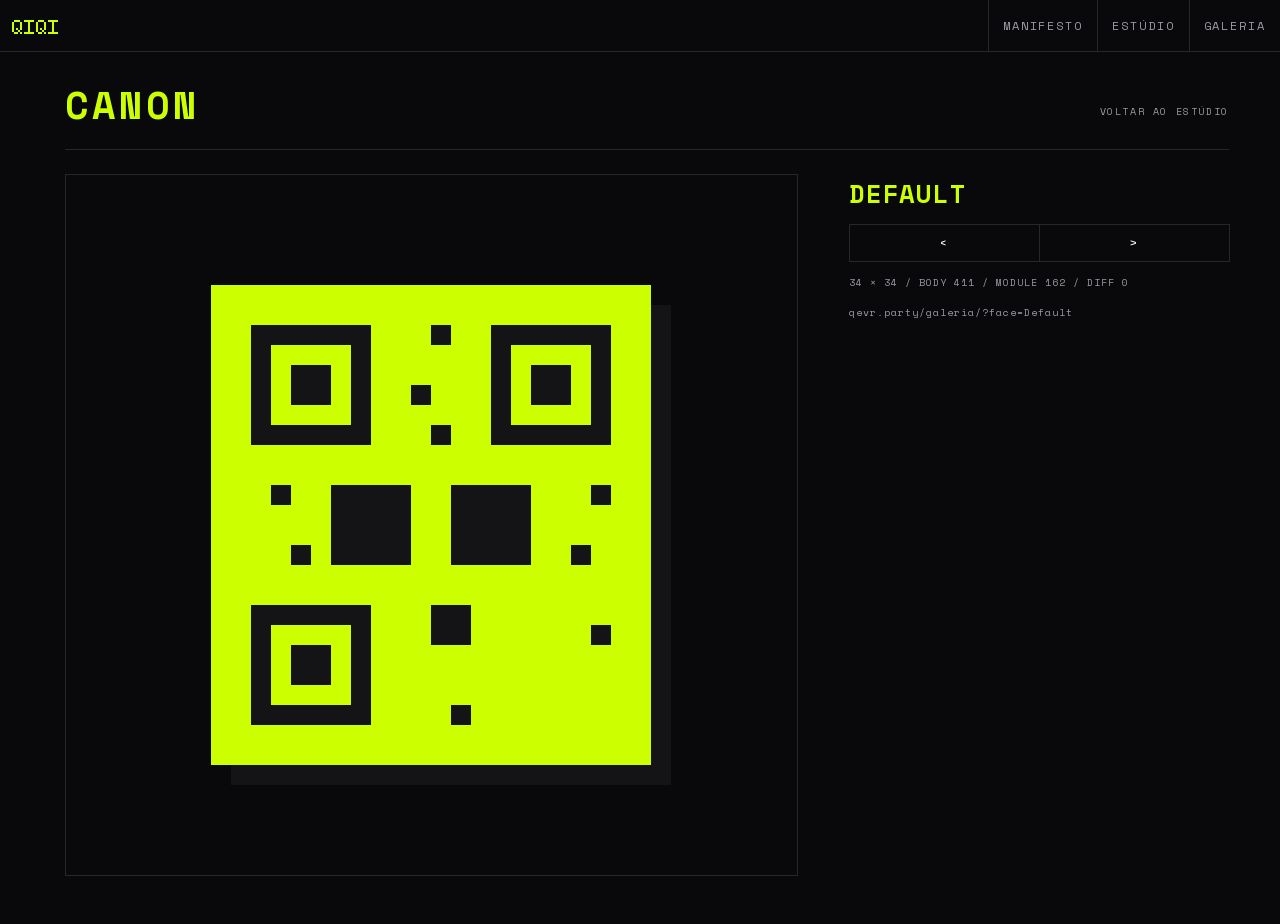
<file: canon/index.html>
<!DOCTYPE html>
<html lang="pt-BR">
<head>
<meta charset="utf-8">
<meta name="viewport" content="width=device-width, initial-scale=1, viewport-fit=cover">
<title>QIQI / CANON</title>
<meta name="robots" content="noindex">
<meta name="theme-color" content="#09090B">
<script>document.documentElement.classList.add("is-next");</script>
<link rel="icon" href="../assets/favicon.svg" type="image/svg+xml">
<link rel="stylesheet" href="../assets/site.css">
<style>
  .canon-page { min-height: 100svh; max-width: var(--wrap); margin-inline: auto; padding: calc(var(--bar) + 24px) max(var(--gut), env(safe-area-inset-right, 0px)) calc(48px + env(safe-area-inset-bottom, 0px)) max(var(--gut), env(safe-area-inset-left, 0px)); }
  .canon-head { display: flex; align-items: end; justify-content: space-between; gap: 16px; padding-bottom: 16px; border-bottom: var(--rule) solid var(--qevr-hair); }
  .canon-head h1 { color: var(--brand); font-size: clamp(20px, 3vw, 48px); letter-spacing: .08em; }
  .canon-head a { display: inline-flex; align-items: center; justify-content: flex-end; min-width: 44px; min-height: 44px; color: var(--qevr-muted); font-size: 10px; letter-spacing: .16em; text-decoration: none; }
  .canon-work { display: grid; grid-template-columns: minmax(0, 1fr) minmax(260px, 380px); gap: clamp(20px, 4vw, 64px); padding-top: 24px; align-items: start; }
  .canon-grid { min-width: 0; overflow: auto; border: var(--rule) solid var(--qevr-hair); padding: 10px; }
  .canon-grid canvas { display: block; image-rendering: pixelated; margin-inline: auto; }
  .canon-meta { display: grid; gap: 12px; }
  .canon-name { color: var(--brand); font-size: clamp(18px, 2vw, 28px); font-weight: 700; }
  .canon-row { display: flex; }
  .canon-data { color: var(--qevr-muted); font-size: 10px; line-height: 1.8; letter-spacing: .1em; text-transform: none; overflow-wrap: anywhere; }
  @media (max-width: 720px) {
    .canon-work { grid-template-columns: 1fr; }
    .canon-page { padding-right: max(12px, env(safe-area-inset-right, 0px)); padding-left: max(12px, env(safe-area-inset-left, 0px)); }
    .canon-head a { position: relative; }
    .canon-head a::before { content: ""; position: absolute; inset: -14px 0; }
  }
</style>
</head>
<body>
<header class="bar">
  <div class="bar__in">
    <a class="bar__mark" href="../" aria-label="QIQI"><canvas data-cells="QIQI" data-fit="108"></canvas></a>
    <nav class="bar__nav">
      <a href="../#manifesto">MANIFESTO</a>
      <a href="../estudio/">ESTÚDIO</a>
      <a href="../galeria/">GALERIA</a>
    </nav>
  </div>
</header>
<main class="canon-page">
  <div class="canon-head"><h1>CANON</h1><a href="../estudio/">VOLTAR AO ESTÚDIO</a></div>
  <div class="canon-work">
    <div class="canon-grid"><canvas id="canonCanvas" aria-label="GRADE CANÔNICA 34 POR 34"></canvas></div>
    <aside class="canon-meta">
      <strong class="canon-name" id="canonName">NORMAL</strong>
      <div class="canon-row"><button class="ctl" id="canonPrev" type="button">&lt;</button><button class="ctl" id="canonNext" type="button">&gt;</button></div>
      <div class="canon-data" id="canonStats"></div>
      <div class="canon-data" id="canonLink"></div>
    </aside>
  </div>
</main>
<script src="../assets/pixelfont.js"></script>
<script src="../assets/qevr.js"></script>
<script src="../assets/cascade.js"></script>
<script>
(function () {
  "use strict";
  const NEXT = document.documentElement.classList.contains("is-next");
  var names = [], index = 0;
  function brand() { return getComputedStyle(document.documentElement).getPropertyValue("--brand").trim() || "#CCFF00"; }
  function drawWord(canvas) {
    var m = window.QevrType.textMatrix(canvas.getAttribute("data-cells"));
    var room = canvas.parentElement.clientWidth || 108;
    var cell = Math.max(2, Math.floor(Math.min(room, 108) / m.w));
    var dpr = Math.min(devicePixelRatio || 1, 3);
    canvas.width = m.w * cell * dpr; canvas.height = m.h * cell * dpr;
    canvas.style.width = m.w * cell + "px"; canvas.style.height = m.h * cell + "px";
    var ctx = canvas.getContext("2d"); ctx.setTransform(dpr, 0, 0, dpr, 0, 0); ctx.fillStyle = brand();
    for (var y = 0; y < m.h; y++) for (var x = 0; x < m.w; x++) if (m.cells[y * m.w + x]) ctx.fillRect(x * cell, y * cell, cell, cell);
  }
  function paint() {
    if (!names.length) return;
    var name = names[index], m = window.Qevr.matrix(name), def = window.Qevr.matrix("Default"), n = m.n;
    var host = document.querySelector(".canon-grid");
    var room = Math.min(host.clientWidth - 22, innerHeight - 150, innerWidth >= 2200 ? 1200 : 760);
    var cell = Math.max(5, Math.floor(room / n));
    var canvas = document.getElementById("canonCanvas"), dpr = Math.min(devicePixelRatio || 1, 2);
    canvas.width = n * cell * dpr; canvas.height = n * cell * dpr;
    canvas.style.width = n * cell + "px"; canvas.style.height = n * cell + "px";
    var ctx = canvas.getContext("2d"); ctx.setTransform(dpr, 0, 0, dpr, 0, 0); ctx.clearRect(0, 0, n * cell, n * cell);
    var lime = 0, ink = 0, diff = 0;
    for (var y = 0; y < n; y++) for (var x = 0; x < n; x++) {
      var i = y * n + x, value = m.cells[i], changed = value !== def.cells[i];
      if (value === 1) lime++; if (value === 2) ink++; if (changed) diff++;
      ctx.fillStyle = changed ? "#FF007F" : value === 1 ? brand() : value === 2 ? "#141416" : "#09090B";
      ctx.fillRect(x * cell, y * cell, cell, cell);
    }
    document.getElementById("canonName").textContent = name.toUpperCase();
    document.getElementById("canonStats").textContent = "34 × 34 / BODY " + lime + " / MODULE " + ink + " / DIFF " + diff;
    document.getElementById("canonLink").textContent = "qevr.party/galeria/?face=" + encodeURIComponent(name);
  }
  document.getElementById("canonPrev").addEventListener("click", function () { index = (index - 1 + names.length) % names.length; paint(); });
  document.getElementById("canonNext").addEventListener("click", function () { index = (index + 1) % names.length; paint(); });
  window.Qevr.load("../assets/qevr-expressions.json").then(function (list) { names = list; drawWord(document.querySelector(".bar__mark canvas")); paint(); });
  addEventListener("resize", function () { drawWord(document.querySelector(".bar__mark canvas")); paint(); });
  window.QevrCascade.wireLinks(".bar a, .canon-head a");
})();
</script>
<script type="module" src="../assets/qa.mjs"></script>
</body>
</html>
</file>
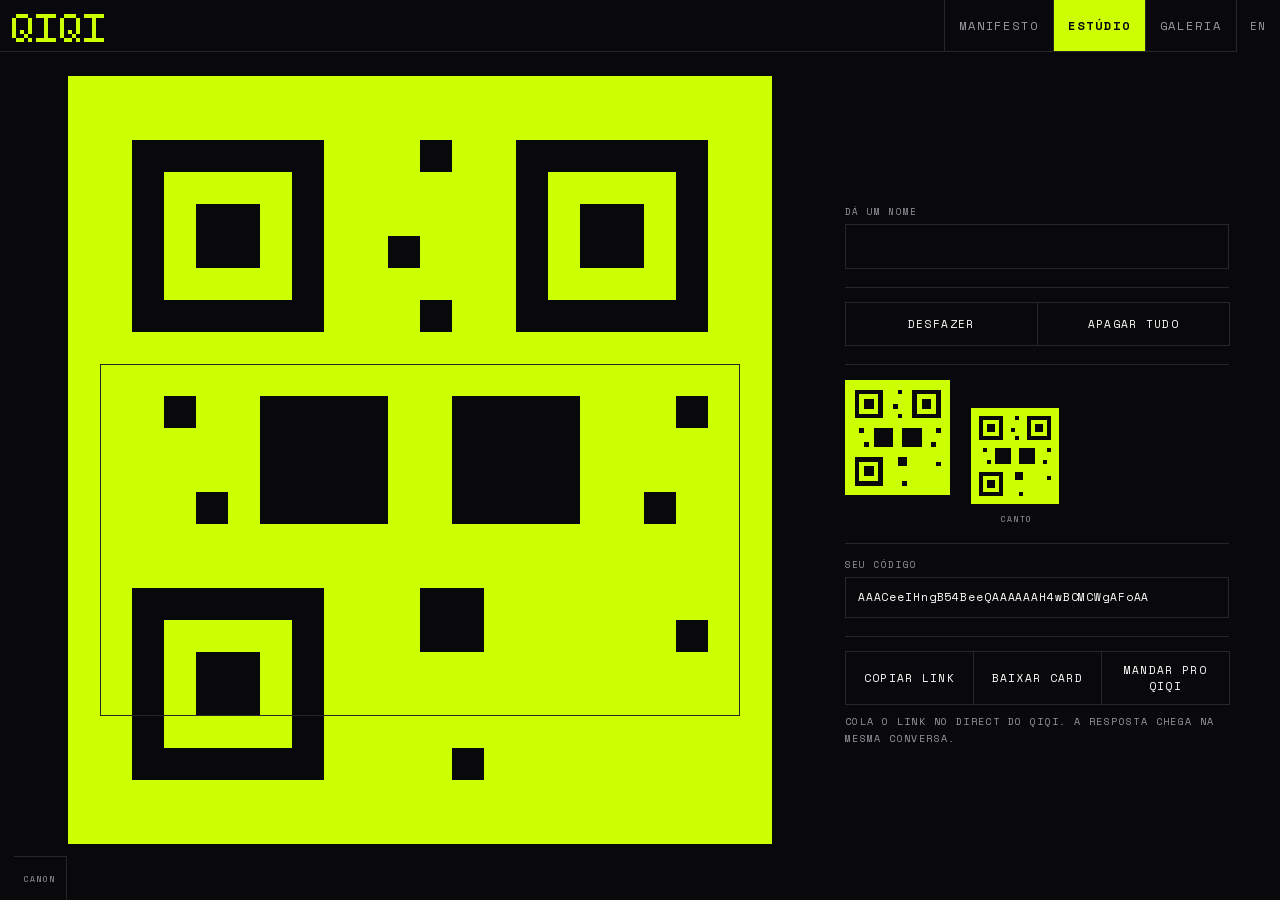
<file: estudio/index.html>
<!DOCTYPE html>
<html lang="pt-BR">
<head>
<meta charset="utf-8">
<meta name="viewport" content="width=device-width, initial-scale=1, viewport-fit=cover, interactive-widget=resizes-content">
<script>document.documentElement.classList.add("is-next")</script>
<title>QIQI / O ESTÚDIO</title>
<meta name="description" content="CRIA O SEU QIQI. SÓ O ROSTO MUDA.">
<meta name="theme-color" content="#09090B">
<meta property="og:title" content="QIQI / O ESTÚDIO">
<meta property="og:description" content="CRIA O SEU QIQI. SÓ O ROSTO MUDA.">
<meta property="og:type" content="website">
<meta property="og:url" content="https://qevr.party/estudio/">
<meta property="og:image" content="https://qevr.party/assets/og-card.png">
<meta property="og:image:width" content="1200">
<meta property="og:image:height" content="630">
<meta name="twitter:card" content="summary_large_image">
<link rel="preload" href="../assets/fonts/spacemono-400-latin.woff2" as="font" type="font/woff2" crossorigin>
<link rel="preload" href="../assets/fonts/spacemono-700-latin.woff2" as="font" type="font/woff2" crossorigin>
<link rel="icon" href="../assets/favicon.svg" type="image/svg+xml">
<link rel="icon" href="../assets/favicon-32.png" sizes="32x32" type="image/png">
<link rel="icon" href="../assets/favicon-192.png" sizes="192x192" type="image/png">
<link rel="apple-touch-icon" href="../assets/apple-touch-icon.png">
<link rel="manifest" href="../site.webmanifest">
<link rel="stylesheet" href="../assets/site.css">
<link rel="stylesheet" href="estudio.css">
</head>
<body>

<header class="bar">
  <div class="bar__in">
    <a class="bar__mark" href="../" aria-label="QIQI"><canvas data-cells="QIQI" data-fit="108"></canvas></a>
    <nav class="bar__nav">
      <a href="../#manifesto" id="barManifesto">MANIFESTO</a>
      <a href="./" aria-current="page" id="barEstudio">ESTÚDIO</a>
      <a href="../galeria/" id="barGaleria">GALERIA</a>
    </nav>
  </div>
</header>

<div class="switches">
  <button id="langToggle" type="button"></button>
</div>

<main class="maker">
  <div class="maker__frame">
    <div class="maker__art">
      <div class="maker__canvasbox" id="canvasBox">
        <canvas class="maker__canvas" id="editor" aria-label="EDITOR"></canvas>
        <div class="loupe" id="loupe"><canvas id="loupeCanvas"></canvas></div>
      </div>
    </div>

    <div class="maker__tools">
      <div class="maker__section maker__topname">
        <label class="maker__label" for="nameField" id="nameLabel">DÁ UM NOME</label>
        <input class="maker__name" id="nameField" type="text" maxlength="20" autocomplete="off" spellcheck="false">
      </div>

      <div class="maker__section maker__zoom">
        <div class="maker__row">
          <button class="ctl" id="zoomWhole" type="button" aria-pressed="true">INTEIRO</button>
          <button class="ctl" id="zoomBand" type="button" aria-pressed="false">SÓ A CARA</button>
        </div>
      </div>

      <div class="maker__section">
        <div class="maker__row">
          <button class="ctl" id="btnUndo" type="button">DESFAZER</button>
          <button class="ctl" id="btnReset" type="button">APAGAR TUDO</button>
        </div>
      </div>

      <div class="maker__section">
        <div class="maker__previews">
          <div class="preview">
            <canvas id="prevChip"></canvas>
            <span class="preview__chipname" id="prevChipName"></span>
          </div>
          <div class="preview">
            <canvas id="prevComp"></canvas>
            <span class="preview__tag" id="prevCompTag"></span>
          </div>
        </div>
      </div>

      <div class="maker__section">
        <span class="maker__label" id="codeLabel">SEU CÓDIGO</span>
        <div class="maker__code" id="codeOut"></div>
      </div>

      <div class="maker__section">
        <div class="maker__row">
          <button class="ctl" id="btnLink" type="button">COPIAR LINK</button>
          <button class="ctl" id="btnCard" type="button">BAIXAR CARD</button>
          <button class="ctl" id="btnSend" type="button">MANDAR PRO QIQI</button>
        </div>
        <div class="maker__hint" id="sendHint" style="margin-top:8px" aria-live="polite"></div>
      </div>
    </div>
  </div>
  <a class="canon-door" href="../canon/">CANON</a>
</main>

<script src="../assets/pixelfont.js"></script>
<script src="../assets/qevr.js"></script>
<script src="../assets/cascade.js"></script>
<script>
(function () {
  "use strict";

  const NEXT = document.documentElement.classList.contains("is-next");
  var MODE_KEY = "qevr.mode";
  var forced = (location.search.match(/[?&]mode=(day|party)(?:&|$)/) || [])[1];
  try {
    var stored = localStorage.getItem(MODE_KEY);
    document.documentElement.setAttribute("data-mode", forced || (stored === "party" ? "party" : "day"));
  } catch (e) { document.documentElement.setAttribute("data-mode", forced || "day"); }

  var LANG_KEY = "qevr.lang";
  function readLang() {
    var f = (location.search.match(/[?&]lang=(pt|en)(?:&|$)/) || [])[1];
    if (f) return f;
    try { var l = localStorage.getItem(LANG_KEY); if (l === "pt" || l === "en") return l; } catch (e) {}
    return "pt";
  }
  var LANG = readLang();
  document.documentElement.lang = LANG === "en" ? "en" : "pt-BR";
  function chooseLang(next) {
    if (next === LANG) return;
    try { localStorage.setItem(LANG_KEY, next); } catch (e) {}
    window.QevrCascade.through(function () {
      var nextURL = new URL(location.href);
      nextURL.searchParams.delete("lang");
      location.href = nextURL.pathname + nextURL.search + nextURL.hash;
    });
  }
  document.getElementById("langToggle").textContent = LANG === "pt" ? "EN" : "PT";
  document.getElementById("langToggle").addEventListener("click", function () { chooseLang(LANG === "pt" ? "en" : "pt"); });

  /* ---------- constants, verified in docs/design-research/estudio-math-2026-08.md ---------- */
  var GRID = 34;
  var CROP = { x0: 6, y0: 5, w: 23, h: 25 };
  var BAND = { x0: 7, y0: 14, w: 20, h: 11 };
  var CELLS = 220, CODE_LEN = 37;
  var LIME = 1, INK = 2;
  var NAME_MAX = 20;
  var UNDO_CAP = 100;
  var ALPHABET = "ABCDEFGHIJKLMNOPQRSTUVWXYZabcdefghijklmnopqrstuvwxyz0123456789-_";
  var reduce = window.matchMedia && window.matchMedia("(prefers-reduced-motion: reduce)").matches;

  function cssVar(n, fb) { return getComputedStyle(document.documentElement).getPropertyValue(n).trim() || fb; }
  function brandColor() { return cssVar("--brand", "#CCFF00"); }
  function inkColor() { return cssVar("--qevr-ink", "#09090B"); }

  var COPY = null, DECK = null;
  var work = null;              /* Uint8Array 34*34, the working grid */
  var bandMode = false;         /* phone zoom: band only */
  var editor = document.getElementById("editor");
  var cellDev = 1, dpr = 1;

  function isPhone() {
    return window.matchMedia("(max-width: 720px)").matches ||
      (NEXT && window.matchMedia("(orientation: landscape) and (max-height: 499px)").matches);
  }

  /* ---------- the code: 220 bits, base64url, 37 chars ---------- */
  function encode() {
    var bits = [];
    for (var y = BAND.y0; y < BAND.y0 + BAND.h; y++) {
      for (var x = BAND.x0; x < BAND.x0 + BAND.w; x++) {
        bits.push(work[y * GRID + x] === INK ? 1 : 0);
      }
    }
    bits.push(0, 0);
    var out = "";
    for (var i = 0; i < bits.length; i += 6) {
      var v = 0;
      for (var j = 0; j < 6; j++) v = (v << 1) | (bits[i + j] || 0);
      out += ALPHABET[v];
    }
    return out;
  }
  function decode(code) {
    if (!code || code.length !== CODE_LEN) return null;
    var bits = [];
    for (var i = 0; i < code.length; i++) {
      var v = ALPHABET.indexOf(code[i]);
      if (v < 0) return null;
      for (var j = 5; j >= 0; j--) bits.push((v >> j) & 1);
    }
    return bits.slice(0, CELLS);
  }

  /* ---------- painting: integer device pixels per cell ---------- */
  function viewCols() { return bandMode ? BAND.w : CROP.w; }
  function viewRows() { return bandMode ? BAND.h : CROP.h; }
  function viewOrigin() { return bandMode ? { x: BAND.x0, y: BAND.y0 } : { x: CROP.x0, y: CROP.y0 }; }

  function sizeEditor() {
    var box = document.getElementById("canvasBox");
    var vw = window.innerWidth, vh = window.innerHeight;
    var cols = viewCols(), rows = viewRows();
    var cellCss;
    if (isPhone()) {
      var w = (box.clientWidth || vw - 24);
      cellCss = Math.max(8, Math.floor(w / cols));
      if (NEXT && window.matchMedia("(orientation: landscape)").matches) {
        var h = box.clientHeight || Math.max(100, vh - 120);
        cellCss = Math.max(4, Math.min(cellCss, Math.floor(h / rows)));
      } else if (NEXT && box.clientHeight) {
        cellCss = Math.max(4, Math.min(cellCss, Math.floor(box.clientHeight / rows)));
      }
    } else {
      var availW = box.clientWidth || (vw * 0.5);
      var availH = box.clientHeight || (vh - 140);
      cellCss = Math.max(6, Math.min(Math.floor(availW / cols), Math.floor(availH / rows)));
    }
    dpr = window.devicePixelRatio || 1;
    cellDev = Math.max(1, Math.round(cellCss * dpr));
    editor.width = cols * cellDev;
    editor.height = rows * cellDev;
    editor.style.width = (cols * cellDev / dpr) + "px";
    editor.style.height = (rows * cellDev / dpr) + "px";
    var ctx = editor.getContext("2d");
    ctx.setTransform(cellDev, 0, 0, cellDev, 0, 0);
    ctx.imageSmoothingEnabled = false;
  }

  function paintEditor() {
    var ctx = editor.getContext("2d");
    var cols = viewCols(), rows = viewRows(), o = viewOrigin();
    ctx.clearRect(0, 0, cols, rows);
    var body = brandColor(), ink = inkColor();
    for (var vy = 0; vy < rows; vy++) {
      for (var vx = 0; vx < cols; vx++) {
        var v = work[(vy + o.y) * GRID + (vx + o.x)];
        if (!v) continue;
        ctx.fillStyle = v === INK ? ink : body;
        ctx.fillRect(vx, vy, 1, 1);
      }
    }
    /* the workbench frame: a hair inset marking the band */
    ctx.save();
    ctx.setTransform(1, 0, 0, 1, 0, 0);
    ctx.strokeStyle = cssVar("--qevr-hair", "#27272A");
    ctx.lineWidth = Math.max(1, Math.round(dpr));
    var bx = (BAND.x0 - o.x) * cellDev, by = (BAND.y0 - o.y) * cellDev;
    ctx.strokeRect(bx + 0.5, by + 0.5, BAND.w * cellDev - 1, BAND.h * cellDev - 1);
    ctx.restore();
    paintPreviews();
    syncCode();
  }

  /* ---------- previews: the gallery chip and the corner companion ---------- */
  function paintScaled(canvas, wCss) {
    var hCss = Math.round(wCss / (CROP.w / CROP.h));
    var d = Math.min(window.devicePixelRatio || 1, 2);
    canvas.width = Math.round(wCss * d); canvas.height = Math.round(hCss * d);
    canvas.style.width = wCss + "px"; canvas.style.height = hCss + "px";
    var ctx = canvas.getContext("2d");
    ctx.setTransform(d, 0, 0, d, 0, 0);
    ctx.clearRect(0, 0, wCss, hCss);
    var body = brandColor(), ink = inkColor();
    for (var gy = 0; gy < CROP.h; gy++) {
      var y0 = Math.round(gy * hCss / CROP.h), y1 = Math.round((gy + 1) * hCss / CROP.h);
      for (var gx = 0; gx < CROP.w; gx++) {
        var v = work[(gy + CROP.y0) * GRID + (gx + CROP.x0)];
        if (!v) continue;
        var x0 = Math.round(gx * wCss / CROP.w), x1 = Math.round((gx + 1) * wCss / CROP.w);
        ctx.fillStyle = v === INK ? ink : body;
        ctx.fillRect(x0, y0, x1 - x0, y1 - y0);
      }
    }
  }
  function paintPreviews() {
    paintScaled(document.getElementById("prevChip"), 110);
    var compCell = isPhone() ? 3 : 4;
    var comp = document.getElementById("prevComp");
    var d = Math.min(window.devicePixelRatio || 1, 2);
    comp.width = CROP.w * compCell * d; comp.height = CROP.h * compCell * d;
    comp.style.width = (CROP.w * compCell) + "px"; comp.style.height = (CROP.h * compCell) + "px";
    var ctx = comp.getContext("2d");
    ctx.setTransform(d, 0, 0, d, 0, 0);
    ctx.clearRect(0, 0, CROP.w * compCell, CROP.h * compCell);
    var body = brandColor(), ink = inkColor();
    for (var gy = 0; gy < CROP.h; gy++) for (var gx = 0; gx < CROP.w; gx++) {
      var v = work[(gy + CROP.y0) * GRID + (gx + CROP.x0)];
      if (!v) continue;
      ctx.fillStyle = v === INK ? ink : body;
      ctx.fillRect(gx * compCell, gy * compCell, compCell, compCell);
    }
  }

  /* ---------- name ---------- */
  var ALLOWED = /[^A-Z0-9 .,'\/:\-?()ÁÀÃÂÉÊÍÓÕÔÚÇ]/g;
  function cleanName(v) {
    return v.toUpperCase().replace(ALLOWED, "").slice(0, NAME_MAX);
  }
  function nameValue() { return cleanName(document.getElementById("nameField").value); }

  function syncCode() {
    var code = encode();
    document.getElementById("codeOut").textContent = code;
    document.getElementById("prevChipName").textContent = nameValue() || "";
    try {
      var qs = "?f=" + code;
      var n = nameValue();
      if (n) qs += "&n=" + encodeURIComponent(n);
      if (NEXT) qs += "&next=1";
      history.replaceState(null, "", location.pathname + qs);
    } catch (e) {}
    return code;
  }
  function shareURL() {
    var code = encode();
    var n = nameValue();
    var qs = "?f=" + code + (n ? "&n=" + encodeURIComponent(n) : "");
    if (NEXT) qs += "&next=1";
    return location.origin + location.pathname + qs;
  }

  /* ---------- the stroke: paint on down, mode-locked, one undo per stroke ---------- */
  var undoStack = [];
  var stroke = null;
  function cellFromEvent(e) {
    var rect = editor.getBoundingClientRect();
    var cols = viewCols(), rows = viewRows(), o = viewOrigin();
    var col = Math.floor((e.clientX - rect.left) / (rect.width / cols));
    var row = Math.floor((e.clientY - rect.top) / (rect.height / rows));
    col = Math.max(0, Math.min(cols - 1, col));
    row = Math.max(0, Math.min(rows - 1, row));
    var gx = col + o.x, gy = row + o.y;
    return { gx: gx, gy: gy, inBand: gx >= BAND.x0 && gx < BAND.x0 + BAND.w && gy >= BAND.y0 && gy < BAND.y0 + BAND.h,
             px: e.clientX - rect.left, py: e.clientY - rect.top, rect: rect };
  }
  function snapToBand(c) {
    /* a down within 4 css px of the band edge snaps in; a move within a
       quarter cell keeps the stroke alive along the border */
    var cellCss = c.rect.width / viewCols();
    var slop = stroke ? cellCss * 0.25 : 4;
    var bx0 = (BAND.x0 - viewOrigin().x) * cellCss, by0 = (BAND.y0 - viewOrigin().y) * cellCss;
    var bx1 = bx0 + BAND.w * cellCss, by1 = by0 + BAND.h * cellCss;
    if (c.px < bx0 - slop || c.px > bx1 + slop || c.py < by0 - slop || c.py > by1 + slop) return null;
    var gx = Math.max(BAND.x0, Math.min(BAND.x0 + BAND.w - 1, c.gx));
    var gy = Math.max(BAND.y0, Math.min(BAND.y0 + BAND.h - 1, c.gy));
    return { gx: gx, gy: gy };
  }
  function applyCell(gx, gy) {
    var idx = gy * GRID + gx;
    if (work[idx] === stroke.brush) return;
    stroke.changes.push({ idx: idx, from: work[idx], to: stroke.brush });
    work[idx] = stroke.brush;
  }
  function lineWalk(a, b, fn) {
    var x0 = a.gx, y0 = a.gy, x1 = b.gx, y1 = b.gy;
    var dx = Math.abs(x1 - x0), dy = Math.abs(y1 - y0);
    var sx = x0 < x1 ? 1 : -1, sy = y0 < y1 ? 1 : -1;
    var err = dx - dy;
    while (true) {
      fn(x0, y0);
      if (x0 === x1 && y0 === y1) break;
      var e2 = 2 * err;
      if (e2 > -dy) { err -= dy; x0 += sx; }
      if (e2 < dx) { err += dx; y0 += sy; }
    }
  }

  /* the loupe: phone drags only, 3x, pinned away from the finger */
  var loupe = document.getElementById("loupe");
  var loupeCanvas = document.getElementById("loupeCanvas");
  function paintLoupe(gx, gy, px) {
    if (!isPhone()) return;
    var LC = 7, LR = 5, S = 20;
    var d = Math.min(window.devicePixelRatio || 1, 2);
    loupeCanvas.width = LC * S * d; loupeCanvas.height = LR * S * d;
    loupeCanvas.style.width = (LC * S) + "px"; loupeCanvas.style.height = (LR * S) + "px";
    var ctx = loupeCanvas.getContext("2d");
    ctx.setTransform(d, 0, 0, d, 0, 0);
    ctx.clearRect(0, 0, LC * S, LR * S);
    var body = brandColor(), ink = inkColor();
    for (var vy = 0; vy < LR; vy++) for (var vx = 0; vx < LC; vx++) {
      var wx = gx - 3 + vx, wy = gy - 2 + vy;
      var v = (wx >= 0 && wx < GRID && wy >= 0 && wy < GRID) ? work[wy * GRID + wx] : 0;
      ctx.fillStyle = v === INK ? ink : (v === LIME ? body : "#000000");
      ctx.fillRect(vx * S, vy * S, S, S);
    }
    ctx.strokeStyle = cssVar("--qevr-light", "#FFFFFF");
    ctx.lineWidth = 2;
    ctx.strokeRect(3 * S + 1, 2 * S + 1, S - 2, S - 2);
    /* pin top-left; hop to the right side when the finger is in that quadrant */
    var rect = editor.getBoundingClientRect();
    var box = document.getElementById("canvasBox").getBoundingClientRect();
    var left = (px < rect.width / 2) ? (rect.right - box.left - LC * S) : (rect.left - box.left);
    loupe.style.left = Math.max(0, left) + "px";
    loupe.style.top = (rect.top - box.top) + "px";
    loupe.classList.add("on");
  }
  function hideLoupe() { loupe.classList.remove("on"); }

  var lastCell = null, downPoint = null, moved = false;
  editor.addEventListener("pointerdown", function (e) {
    if (stroke) return;
    e.preventDefault();
    var c = cellFromEvent(e);
    var hit = snapToBand(c);
    if (!hit) return;
    editor.setPointerCapture(e.pointerId);
    var idx = hit.gy * GRID + hit.gx;
    var brush = work[idx] === INK ? LIME : INK;
    stroke = { id: e.pointerId, brush: brush, changes: [] };
    downPoint = { x: e.clientX, y: e.clientY };
    moved = false;
    applyCell(hit.gx, hit.gy);
    lastCell = hit;
    paintEditor();
  });
  editor.addEventListener("pointermove", function (e) {
    if (!stroke || e.pointerId !== stroke.id) return;
    var c = cellFromEvent(e);
    var hit = snapToBand(c);
    if (Math.abs(e.clientX - downPoint.x) + Math.abs(e.clientY - downPoint.y) > 6) moved = true;
    if (!hit) return;
    lineWalk(lastCell, hit, function (gx, gy) {
      if (gx >= BAND.x0 && gx < BAND.x0 + BAND.w && gy >= BAND.y0 && gy < BAND.y0 + BAND.h) applyCell(gx, gy);
    });
    lastCell = hit;
    paintEditor();
    if (moved) paintLoupe(hit.gx, hit.gy, c.px);
  });
  function endStroke(e) {
    if (!stroke || (e && e.pointerId !== stroke.id)) return;
    if (stroke.changes.length) {
      undoStack.push(stroke.changes);
      if (undoStack.length > UNDO_CAP) undoStack.shift();
    }
    stroke = null; lastCell = null;
    hideLoupe();
  }
  editor.addEventListener("pointerup", endStroke);
  editor.addEventListener("pointercancel", endStroke);

  function undo() {
    var changes = undoStack.pop();
    if (!changes) return;
    for (var i = changes.length - 1; i >= 0; i--) work[changes[i].idx] = changes[i].from;
    paintEditor();
  }
  document.getElementById("btnUndo").addEventListener("click", undo);
  document.addEventListener("keydown", function (e) {
    if ((e.metaKey || e.ctrlKey) && e.key.toLowerCase() === "z") { e.preventDefault(); undo(); }
  });
  document.getElementById("btnReset").addEventListener("click", function () {
    var changes = [];
    for (var y = BAND.y0; y < BAND.y0 + BAND.h; y++) for (var x = BAND.x0; x < BAND.x0 + BAND.w; x++) {
      var idx = y * GRID + x;
      if (work[idx] !== LIME) { changes.push({ idx: idx, from: work[idx], to: LIME }); work[idx] = LIME; }
    }
    if (changes.length) { undoStack.push(changes); if (undoStack.length > UNDO_CAP) undoStack.shift(); }
    paintEditor();
  });

  /* zoom toggle: whole him, or just the face for fine work */
  function setBandMode(on) {
    bandMode = on;
    document.getElementById("zoomWhole").setAttribute("aria-pressed", String(!on));
    document.getElementById("zoomBand").setAttribute("aria-pressed", String(on));
    sizeEditor(); paintEditor();
  }
  document.getElementById("zoomWhole").addEventListener("click", function () { setBandMode(false); });
  document.getElementById("zoomBand").addEventListener("click", function () { setBandMode(true); });

  /* ---------- A04 / A05: the card and the exits ---------- */
  function flash(btn, text) {
    var was = btn.textContent;
    btn.textContent = text;
    setTimeout(function () { btn.textContent = was; }, 1400);
  }
  function copyText(text, btn, okText) {
    function ok() { if (btn) flash(btn, okText); }
    if (navigator.clipboard && navigator.clipboard.writeText) {
      navigator.clipboard.writeText(text).then(ok, ok);
    } else { ok(); }
  }
  var shareFailureTimer = 0;
  function showShareFailure() {
    var hint = document.getElementById("sendHint");
    clearTimeout(shareFailureTimer);
    hint.classList.add("is-failure");
    hint.setAttribute("role", "alert");
    hint.scrollIntoView({ block: "nearest" });
    shareFailureTimer = setTimeout(function () {
      hint.classList.remove("is-failure");
      hint.removeAttribute("role");
    }, 2600);
  }
  document.getElementById("btnLink").addEventListener("click", function () {
    copyText(shareURL(), this, (DECK && DECK.copied) || "COPIADO");
  });
  document.getElementById("btnSend").addEventListener("click", function () {
    var url = shareURL();
    if (navigator.share) {
      navigator.share({ url: url }).catch(showShareFailure);
    } else {
      copyText(url, this, (DECK && DECK.copied) || "COPIADO");
    }
  });

  /* the card: a story-sized flyer. the face huge, the name in cell type,
     the code visible as the fine print where a flyer puts the address. */
  function drawTypeOn(ctx, text, ox, oy, cell, color) {
    var m = window.QevrType.textMatrix(text);
    ctx.fillStyle = color;
    for (var y = 0; y < m.h; y++) for (var x = 0; x < m.w; x++) {
      if (m.cells[y * m.w + x]) ctx.fillRect(ox + x * cell, oy + y * cell, cell, cell);
    }
    return m;
  }
  document.getElementById("btnCard").addEventListener("click", function () {
    var W = 1080, H = 1920;
    var canvas = document.createElement("canvas");
    canvas.width = W; canvas.height = H;
    var ctx = canvas.getContext("2d");
    ctx.imageSmoothingEnabled = false;
    ctx.fillStyle = "#09090B";
    ctx.fillRect(0, 0, W, H);
    var body = brandColor();
    /* frame */
    ctx.strokeStyle = body; ctx.lineWidth = 10;
    ctx.strokeRect(30, 30, W - 60, H - 60);
    /* him, huge */
    var cell = Math.floor((W - 240) / CROP.w);
    var fw = CROP.w * cell, fh = CROP.h * cell;
    var ox = Math.floor((W - fw) / 2), oy = 300;
    for (var gy = 0; gy < CROP.h; gy++) for (var gx = 0; gx < CROP.w; gx++) {
      var v = work[(gy + CROP.y0) * GRID + (gx + CROP.x0)];
      if (!v) continue;
      ctx.fillStyle = v === INK ? "#09090B" : body;
      ctx.fillRect(ox + gx * cell, oy + gy * cell, cell, cell);
    }
    /* the name, huge, in his own type */
    var n = nameValue();
    if (n) {
      var m = window.QevrType.textMatrix(n);
      var tCell = Math.max(4, Math.min(12, Math.floor((W - 160) / m.w)));
      drawTypeOn(ctx, n, Math.floor((W - m.w * tCell) / 2), 130, tCell, body);
    } else {
      var mm = window.QevrType.textMatrix("QIQI");
      drawTypeOn(ctx, "QIQI", Math.floor((W - mm.w * 12) / 2), 130, 12, body);
    }
    /* the code: real text, visible, the flyer's fine print */
    ctx.fillStyle = "#9A9AA5";
    ctx.font = "28px 'Space Mono', monospace";
    ctx.textAlign = "center";
    ctx.fillText(encode(), W / 2, H - 190);
    ctx.font = "24px 'Space Mono', monospace";
    ctx.fillText((COPY && COPY.city) || "SÃO PAULO", W / 2, H - 120);
    var a = document.createElement("a");
    a.download = "qiqi-card.png";
    a.href = canvas.toDataURL("image/png");
    document.body.appendChild(a); a.click(); a.remove();
  });

  /* name input: uppercase-map the value itself; it goes into the URL and the card */
  var nameField = document.getElementById("nameField");
  nameField.addEventListener("input", function () {
    var v = cleanName(nameField.value);
    if (nameField.value !== v) nameField.value = v;
    syncCode();
  });

  /* ---------- bar mark ---------- */
  function drawBarMark(canvas) {
    var matrix = window.QevrType.textMatrix(canvas.getAttribute("data-cells"));
    var fitMax = parseFloat(canvas.getAttribute("data-fit")) || 108;
    var room = canvas.parentElement.clientWidth || fitMax;
    var cell = Math.max(2, Math.floor(Math.min(room, fitMax) / matrix.w));
    var d = Math.min(window.devicePixelRatio || 1, 3);
    canvas.width = matrix.w * cell * d; canvas.height = matrix.h * cell * d;
    canvas.style.width = (matrix.w * cell) + "px"; canvas.style.height = (matrix.h * cell) + "px";
    var ctx = canvas.getContext("2d");
    ctx.setTransform(d, 0, 0, d, 0, 0);
    ctx.clearRect(0, 0, matrix.w * cell, matrix.h * cell);
    ctx.fillStyle = brandColor();
    for (var y = 0; y < matrix.h; y++) for (var x = 0; x < matrix.w; x++) {
      if (matrix.cells[y * matrix.w + x]) ctx.fillRect(x * cell, y * cell, cell, cell);
    }
    canvas.setAttribute("role", "img");
    canvas.setAttribute("aria-label", canvas.getAttribute("data-cells"));
  }

  /* ---------- boot ---------- */
  Promise.all([
    fetch("../assets/manifesto." + LANG + ".json").then(function (r) { return r.json(); }).catch(function () { return null; }),
    window.Qevr.load("../assets/qevr-expressions.json")
  ]).then(function (res) {
    COPY = res[0];
    DECK = COPY && COPY.estudio;
    if (COPY && COPY.doors) {
      document.title = COPY.brand + " / " + COPY.doors.estudio.label;
      document.getElementById("barManifesto").textContent = COPY.doors.manifesto.label;
      document.getElementById("barEstudio").textContent = COPY.doors.estudio.label;
      document.getElementById("barGaleria").textContent = COPY.doors.galeria.label;
    }
    if (DECK) {
      document.getElementById("nameLabel").textContent = DECK.nameLabel || "DÁ UM NOME";
      document.getElementById("codeLabel").textContent = DECK.codeLabel || "SEU CÓDIGO";
      document.getElementById("btnUndo").textContent = DECK.undo || "DESFAZER";
      document.getElementById("btnReset").textContent = DECK.reset || "APAGAR TUDO";
      document.getElementById("btnLink").textContent = DECK.copyLink || "COPIAR LINK";
      document.getElementById("btnCard").textContent = DECK.card || "BAIXAR CARD";
      document.getElementById("btnSend").textContent = DECK.send || "MANDAR PRO QIQI";
      document.getElementById("sendHint").textContent = DECK.sendHint || "";
    }
    document.getElementById("prevCompTag").textContent = LANG === "en" ? "CORNER" : "CANTO";

    /* he holds still while being worked on: the working grid starts as Default */
    var def = window.Qevr.matrix("Default");
    work = new Uint8Array(def.cells);

    /* the URL is the file: hydrate from ?f= */
    var f = (location.search.match(/[?&]f=([A-Za-z0-9_-]{37})(?:&|$)/) || [])[1];
    if (f) {
      var bits = decode(f);
      if (bits) {
        var i = 0;
        for (var y = BAND.y0; y < BAND.y0 + BAND.h; y++) for (var x = BAND.x0; x < BAND.x0 + BAND.w; x++) {
          work[y * GRID + x] = bits[i++] ? INK : LIME;
        }
      }
    }
    var n = (location.search.match(/[?&]n=([^&]+)/) || [])[1];
    if (n) {
      try { nameField.value = cleanName(decodeURIComponent(n.replace(/\+/g, " "))); } catch (e) {}
    }

    drawBarMark(document.querySelector(".bar__mark canvas"));
    window.QevrCascade.wireLinks(".bar__nav a, .bar__mark");
    sizeEditor();
    paintEditor();

    if (document.fonts && document.fonts.ready) {
      document.fonts.ready.then(function () {
        drawBarMark(document.querySelector(".bar__mark canvas"));
        paintEditor();
      });
    }
    var rt;
    window.addEventListener("resize", function () {
      clearTimeout(rt);
      rt = setTimeout(function () { sizeEditor(); paintEditor(); }, 120);
    });
  }).catch(function (e) { console.error("[estudio] boot failed", e); });
})();
</script>
<script type="module" src="../assets/qa.mjs"></script>
</body>
</html>
</file>
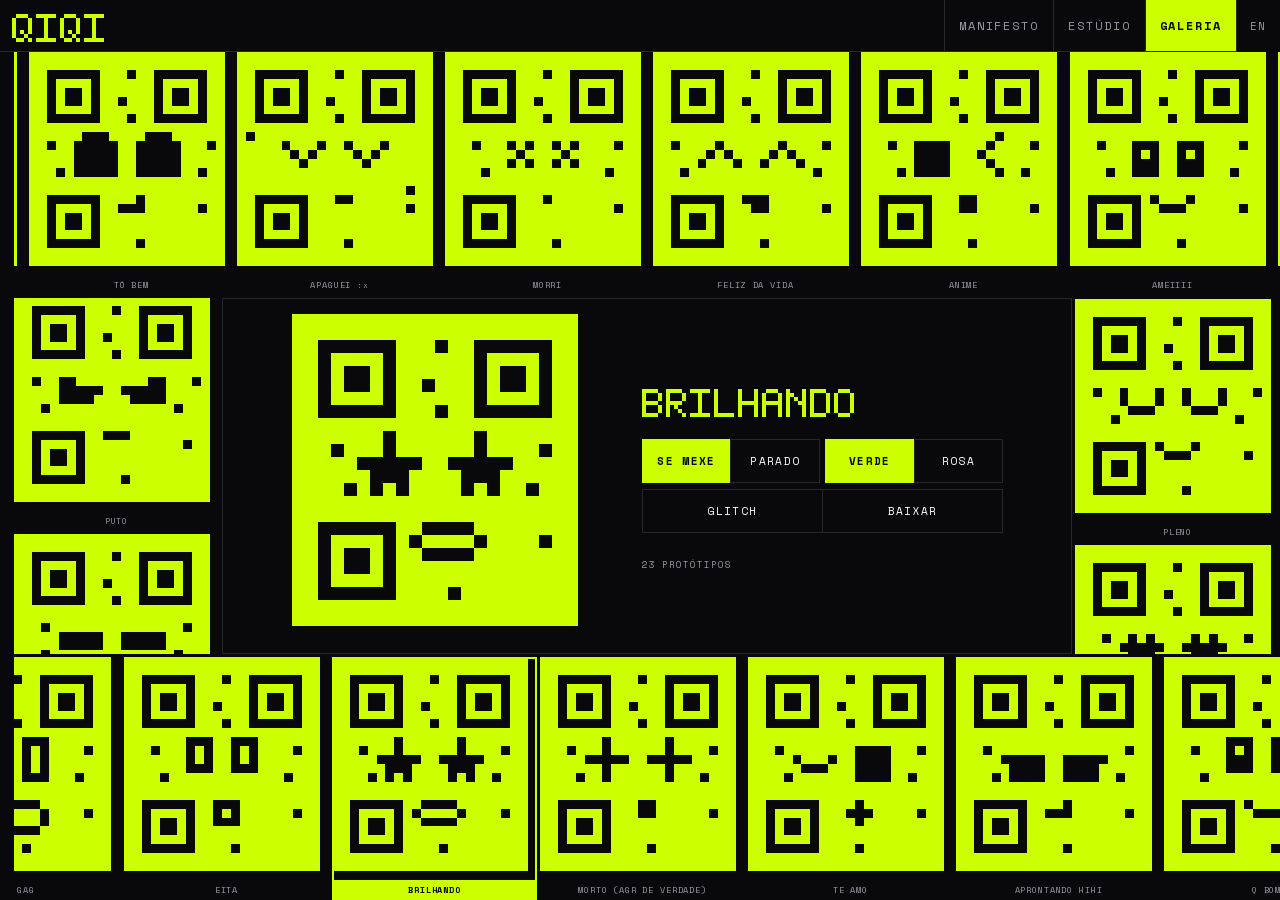
<file: galeria/index.html>
<!DOCTYPE html>
<html lang="pt-BR">
<head>
<meta charset="utf-8">
<meta name="viewport" content="width=device-width, initial-scale=1, viewport-fit=cover">
<script>document.documentElement.classList.add("is-next")</script>
<title>QIQI / A GALERIA</title>
<meta name="description" content="OS 23 PROTÓTIPOS DO QIQI. UMA SÓ SILHUETA.">
<meta name="theme-color" content="#09090B">
<meta property="og:title" content="QIQI / A GALERIA">
<meta property="og:description" content="OS 23 PROTÓTIPOS DO QIQI. UMA SÓ SILHUETA.">
<meta property="og:type" content="website">
<meta property="og:url" content="https://qevr.party/galeria/">
<meta property="og:image" content="https://qevr.party/assets/og-galeria.png">
<meta property="og:image:width" content="1200">
<meta property="og:image:height" content="630">
<meta name="twitter:card" content="summary_large_image">
<link rel="preload" href="../assets/fonts/spacemono-400-latin.woff2" as="font" type="font/woff2" crossorigin>
<link rel="preload" href="../assets/fonts/spacemono-700-latin.woff2" as="font" type="font/woff2" crossorigin>
<link rel="icon" href="../assets/favicon.svg" type="image/svg+xml">
<link rel="icon" href="../assets/favicon-32.png" sizes="32x32" type="image/png" id="favicon32">
<link rel="icon" href="../assets/favicon-192.png" sizes="192x192" type="image/png">
<link rel="apple-touch-icon" href="../assets/apple-touch-icon.png">
<link rel="manifest" href="../site.webmanifest">
<link rel="stylesheet" href="../assets/site.css">
<link rel="stylesheet" href="galeria.css">
</head>
<body>

<header class="bar">
  <div class="bar__in">
    <a class="bar__mark" href="../" aria-label="QIQI"><canvas data-cells="QIQI" data-fit="108"></canvas></a>
    <nav class="bar__nav">
      <a href="../#manifesto" id="barManifesto">MANIFESTO</a>
      <a href="../estudio/" id="barEstudio">ESTÚDIO</a>
      <a href="./" aria-current="page" id="barGaleria">GALERIA</a>
    </nav>
  </div>
</header>

<div class="switches">
  <button id="langToggle" type="button"></button>
</div>

<main class="studio">
  <div class="frame" id="frame">
    <div class="lane" id="lane"></div>
    <div class="strip strip--top" id="stripTop"></div>

    <section class="plate" aria-labelledby="stageName">
      <div class="stage__art">
        <button class="mascot" id="stageBtn" aria-label="QIQI"><canvas id="stageCanvas"></canvas></button>
      </div>
      <div class="plate__panel">
        <div class="stage__read">
          <div class="stage__name" id="stageName" role="img" aria-label="NORMAL"><canvas id="stageNameCanvas"></canvas></div>
          <div class="stage__credit" id="stageCredit"></div>
        </div>
        <div class="stage__controls">
          <div class="ctlrow">
            <button class="ctl" id="ctlLive" type="button" aria-pressed="true"></button>
            <button class="ctl" id="ctlHold" type="button" aria-pressed="false"></button>
          </div>
          <div class="ctlrow">
            <button class="ctl ctl--green" id="ctlGreen" type="button" aria-pressed="true"></button>
            <button class="ctl ctl--pink" id="ctlPink" type="button" aria-pressed="false"></button>
          </div>
          <div class="ctlrow">
            <button class="ctl" id="ctlGlitch" type="button"></button>
            <button class="ctl" id="ctlWall" type="button"></button>
          </div>
        </div>
        <div class="stage__meta" id="prototypeCount"></div>
      </div>
    </section>

    <div class="strip strip--bottom" id="stripBottom"></div>
  </div>
</main>

<script src="../assets/pixelfont.js"></script>
<script src="../assets/qevr.js"></script>
<script src="../assets/cascade.js"></script>
<script>
(function () {
  "use strict";

  const NEXT = document.documentElement.classList.contains("is-next");
  var MODE_KEY = "qevr.mode";
  var forced = (location.search.match(/[?&]mode=(day|party)(?:&|$)/) || [])[1];
  function readModePreference() {
    try {
      var mode = localStorage.getItem(MODE_KEY);
      return mode === "day" || mode === "party" ? mode : null;
    } catch (e) { return null; }
  }
  function writeModePreference(mode) {
    if (mode !== "day" && mode !== "party") return;
    try { localStorage.setItem(MODE_KEY, mode); } catch (e) {}
  }
  document.documentElement.setAttribute("data-mode", forced || readModePreference() || "day");

  var reduce = window.matchMedia && window.matchMedia("(prefers-reduced-motion: reduce)").matches;

  var LANG_KEY = "qevr.lang";
  function readLang() {
    var forcedLang = (location.search.match(/[?&]lang=(pt|en)(?:&|$)/) || [])[1];
    if (forcedLang) return forcedLang;
    try { var l = localStorage.getItem(LANG_KEY); if (l === "pt" || l === "en") return l; } catch (e) {}
    return "pt";
  }
  var LANG = readLang();
  document.documentElement.lang = LANG === "en" ? "en" : "pt-BR";
  function chooseLang(next) {
    if (next === LANG) return;
    try { localStorage.setItem(LANG_KEY, next); } catch (e) {}
    window.QevrCascade.through(function () {
      var nextURL = new URL(location.href);
      nextURL.searchParams.delete("lang");
      location.href = nextURL.pathname + nextURL.search + nextURL.hash;
    });
  }
  document.getElementById("langToggle").textContent = LANG === "pt" ? "EN" : "PT";
  document.getElementById("langToggle").addEventListener("click", function () { chooseLang(LANG === "pt" ? "en" : "pt"); });

  var stage = null;
  var live = true;
  var current = "Default";
  var pinnedFace = null;
  var names = [];
  var chips = [];
  var framePaused = false;
  var C = window.Qevr.CROP;
  var ASPECT = C.w / C.h;
  var GAP = 3;
  var NAME_H = 20;
  var LANE_SPEED = 12;
  var STRIP_SPEED = 10;
  var TICK_MS = 80;
  var lane = { S: 0, cellH: 0, W: 0, H: 0, phase: 0, count: 23, slotSec: 1, runs: [] };
  var phoneMounted = null;
  var motionQuery = window.matchMedia ? window.matchMedia("(prefers-reduced-motion: reduce)") : { matches: false };
  var COPY = null;

  /* Canonical codes stay untouched; these are display labels only.
     PT labels are GP's ruled set (2026-08-26): spoken words, never dictionary. */
  var PT = {
    "Default": "NORMAL", "Happy": "TÔ BEM", "Eyes Closed": "APAGUEI :x",
    "Dead": "MORRI", "Joy": "FELIZ DA VIDA", "Anime": "ANIME", "Adoring": "AMEIIII",
    "Laughing": "KKKKKK", "Content": "DE BOA", "Blissful": "PLENO", "Love": "IN LOVE",
    "Love Kissing": "BEIJINHOS", "Lovely": "Q BOM", "Naughty": "APRONTANDO HIHI",
    "Kissing": "TE AMO", "Death": "MORTO (AGR DE VERDADE)", "Stars": "BRILHANDO",
    "Surprised": "EITA", "Shocked": "TÔ GAG", "Sad": "NA BAD",
    "Unamused": "SEM GRAÇA", "Angry": "PUTO", "Bored": "TÉDIO"
  };
  var EN = {
    "Default": "NORMAL", "Happy": "DOING FINE", "Eyes Closed": "PASSED OUT :x",
    "Dead": "I DIED", "Joy": "SO HAPPY", "Anime": "ANIME", "Adoring": "LOVE ITTT",
    "Laughing": "LMAOOO", "Content": "CHILL", "Blissful": "AT PEACE", "Love": "IN LOVE",
    "Love Kissing": "LIL KISSES", "Lovely": "SO NICE", "Naughty": "UP TO SMTH HIHI",
    "Kissing": "LOVE U", "Death": "DEAD (FOR REAL THIS TIME)", "Stars": "SHINING",
    "Surprised": "WOAH", "Shocked": "I'M GAGGED", "Sad": "IN MY BAD",
    "Unamused": "MEH", "Angry": "PISSED", "Bored": "BORED"
  };
  var LABELS = LANG === "en" ? EN : PT;

  function label(name) { return LABELS[name] || name.toUpperCase(); }
  function cssVar(name, fallback) {
    return getComputedStyle(document.documentElement).getPropertyValue(name).trim() || fallback;
  }
  function inkColor() { return cssVar("--qevr-ink", "#09090B"); }
  function brandColor() { return cssVar("--brand", "#CCFF00"); }
  function isPhone() { return window.matchMedia("(max-width: 720px)").matches; }

  /* ---------- L19: the stage name in his own cells ---------- */
  function paintStageName(shear) {
    var host = document.getElementById("stageName");
    var canvas = document.getElementById("stageNameCanvas");
    var text = label(current);
    var m = window.QevrType.textMatrix(text);
    var room = host.clientWidth || 300;
    var cell = Math.max(2, Math.min(4, Math.floor(room / m.w)));
    var dpr = Math.min(window.devicePixelRatio || 1, 3);
    canvas.width = m.w * cell * dpr; canvas.height = m.h * cell * dpr;
    canvas.style.width = (m.w * cell) + "px"; canvas.style.height = (m.h * cell) + "px";
    var ctx = canvas.getContext("2d");
    ctx.setTransform(dpr, 0, 0, dpr, 0, 0);
    ctx.clearRect(0, 0, m.w * cell, m.h * cell);
    ctx.fillStyle = brandColor();
    for (var y = 0; y < m.h; y++) {
      var s = shear && shear[y] ? shear[y] : 0;
      for (var x = 0; x < m.w; x++) {
        if (m.cells[y * m.w + x]) ctx.fillRect((x + s) * cell, y * cell, cell, cell);
      }
    }
    host.setAttribute("aria-label", text);
  }
  /* one shared glitch: his face and his name shear together */
  function glitchBoth() {
    stage.glitch();
    if (reduce) return;
    var band = 2 + Math.floor(Math.random() * 5);
    var shear = {}; shear[band] = 1; shear[band + 1] = 1;
    paintStageName(shear);
    setTimeout(function () { paintStageName(); }, 100);
  }

  /* ---------- A06: the hung face credits its maker ---------- */
  function syncCredit() {
    var host = document.getElementById("stageCredit");
    host.innerHTML = "";
    var data = window.Qevr.matrix(current);
    var expr = (window.__exprByName || {})[current];
    if (!expr || !expr.credit || !expr.credit.name) return;
    var pattern = (COPY && COPY.galeria && COPY.galeria.creditPattern) || "QIQI {DE} {NOME}";
    var creditBy = COPY && COPY.galeria ? COPY.galeria.creditBy : "";
    var line = pattern.replace("{DE}", expr.credit.de || creditBy).replace("{NOME}", String(expr.credit.name).toUpperCase());
    host.appendChild(document.createTextNode(line));
    var small = document.createElement("small");
    var protoWord = (COPY && COPY.galeria && COPY.galeria.protoWord) || "PROTÓTIPO";
    small.textContent = protoWord + " " + (names.indexOf(current) + 1);
    host.appendChild(small);
  }

  function setCurrent(name) {
    current = name;
    paintStageName();
    syncCredit();
    [].forEach.call(document.querySelectorAll(".face"), function (face) {
      face.setAttribute("aria-pressed", String(face.getAttribute("data-name") === name));
    });
    chips.forEach(function (chip) {
      chip.el.setAttribute("aria-pressed", String(chip.name === name));
    });
    /* L20: a face has an address. picking one updates the URL, no reload. */
    try {
      var nextURL = new URL(location.href);
      nextURL.searchParams.set("face", name);
      history.replaceState(null, "", nextURL.pathname + nextURL.search + nextURL.hash);
    } catch (e) {}
  }

  function setLive(on) {
    live = on;
    document.getElementById("ctlLive").setAttribute("aria-pressed", String(on));
    document.getElementById("ctlHold").setAttribute("aria-pressed", String(!on));
    if (!stage) return;
    if (on) {
      if (!stage._running) stage.start({ x: 18, y: 14 });
    } else {
      stage._running = false;
      stage.pos.x = 0;
      stage.pos.y = 0;
      stage.squash = 1;
      stage.applyTransform();
    }
  }

  function paintChipBox(canvas, name, w) {
    var matrix = window.Qevr.matrix(name);
    if (!matrix) return;
    w = Math.max(8, Math.round(w));
    var h = Math.round(w / ASPECT);
    var dpr = Math.min(window.devicePixelRatio || 1, 2);
    canvas.width = Math.round(w * dpr);
    canvas.height = Math.round(h * dpr);
    canvas.style.width = w + "px";
    canvas.style.height = h + "px";
    var ctx = canvas.getContext("2d");
    ctx.setTransform(dpr, 0, 0, dpr, 0, 0);
    ctx.clearRect(0, 0, w, h);
    var body = brandColor();
    var ink = inkColor();
    var n = matrix.n;
    for (var gy = 0; gy < C.h; gy++) {
      var y0 = Math.round(gy * h / C.h);
      var y1 = Math.round((gy + 1) * h / C.h);
      for (var gx = 0; gx < C.w; gx++) {
        var value = matrix.cells[(gy + C.y0) * n + (gx + C.x0)];
        if (!value) continue;
        var x0 = Math.round(gx * w / C.w);
        var x1 = Math.round((gx + 1) * w / C.w);
        ctx.fillStyle = value === 2 ? ink : body;
        ctx.fillRect(x0, y0, x1 - x0, y1 - y0);
      }
    }
  }

  function makeChip(name) {
    var button = document.createElement("button");
    button.className = "face";
    button.type = "button";
    button.setAttribute("data-name", name);
    button.setAttribute("aria-pressed", "false");
    button.setAttribute("aria-label", label(name));
    var art = document.createElement("span");
    art.className = "face__art";
    art.appendChild(document.createElement("canvas"));
    button.appendChild(art);
    var title = document.createElement("span");
    title.className = "face__name";
    title.textContent = label(name);
    button.appendChild(title);
    return button;
  }

  function makeChips() {
    chips = names.map(function (name) { return { name: name, el: makeChip(name) }; });
  }

  function paintChips(w) {
    chips.forEach(function (chip) {
      paintChipBox(chip.el.querySelector("canvas"), chip.name, w);
      chip.el.style.width = Math.round(w) + "px";
    });
  }

  function laneCellH(S) { return S / ASPECT + NAME_H; }

  function laneSlots(W, H, S) {
    var cellH = laneCellH(S);
    return 2 * (W + S) / (S + GAP) + 2 * (H + cellH) / (cellH + GAP);
  }

  function solveChipSize(W, H, count) {
    var lo = 80, hi = 700, best = 80;
    while (lo <= hi) {
      var mid = (lo + hi) >> 1;
      var fits = H - 2 * (laneCellH(mid) + GAP) >= 300 && laneSlots(W, H, mid) >= count;
      if (fits) { best = mid; lo = mid + 1; } else { hi = mid - 1; }
    }
    return best;
  }

  function lanePoint(tau) {
    if (!lane.runs.length) return null;
    var runs = lane.runs;
    for (var r = 0; r < runs.length - 1; r++) {
      if (tau < runs[r].slots) break;
      tau -= runs[r].slots;
    }
    var run = runs[r];
    var p = run.point(tau * run.pitch);
    p.front = run.front;
    return p;
  }

  function placeChips() {
    for (var i = 0; i < chips.length; i++) {
      var p = lanePoint((i + lane.phase) % lane.count);
      if (!p) return;
      var el = chips[i].el;
      el.style.zIndex = p.front ? "2" : "1";
      el.style.transform = "translate(" + Math.round(p.x) + "px," + Math.round(p.y) + "px)";
    }
  }

  function buildFrame() {
    var frame = document.getElementById("frame");
    var laneHost = document.getElementById("lane");
    var top = document.getElementById("stripTop");
    var bottom = document.getElementById("stripBottom");
    if (!chips.length) return;

    if (isPhone()) {
      if (phoneMounted !== true) {
        laneHost.innerHTML = ""; top.innerHTML = ""; bottom.innerHTML = "";
        chips.forEach(function (chip, i) {
          chip.el.style.transform = "";
          chip.el.style.visibility = "";
          (i < 12 ? top : bottom).appendChild(chip.el);
        });
        phoneMounted = true;
      }
      var W = frame.clientWidth || window.innerWidth;
      var artW = Math.max(84, Math.min(120, W / 3.4));
      var stripH = Math.round(artW / ASPECT + NAME_H);
      document.documentElement.style.setProperty("--chip-w", Math.round(artW) + "px");
      document.documentElement.style.setProperty("--strip-h", stripH + "px");
      paintChips(artW);
    } else {
      if (phoneMounted !== false) {
        laneHost.innerHTML = ""; top.innerHTML = ""; bottom.innerHTML = "";
        chips.forEach(function (chip) { laneHost.appendChild(chip.el); });
        ["top", "bottom"].forEach(function (pos) {
          var cover = document.createElement("div");
          cover.className = "lane__cover lane__cover--" + pos;
          laneHost.appendChild(cover);
        });
        phoneMounted = false;
      }
      var fw = frame.clientWidth || window.innerWidth;
      var fh = frame.clientHeight || Math.max(480, window.innerHeight - 52);
      lane.count = chips.length;
      lane.S = solveChipSize(fw, fh, lane.count);
      lane.cellH = laneCellH(lane.S);
      lane.W = fw; lane.H = fh;
      var scale = laneSlots(fw, fh, lane.S) / lane.count;
      var pitchH = (lane.S + GAP) * scale;
      var pitchV = (lane.cellH + GAP) * scale;
      var hw = fw + lane.S, vv = fh + lane.cellH;
      lane.runs = [
        { len: hw, pitch: pitchH, front: true,  point: function (d) { return { x: d - lane.S, y: 0 }; } },
        { len: vv, pitch: pitchV, front: false, point: function (d) { return { x: lane.W - lane.S, y: d - lane.cellH }; } },
        { len: hw, pitch: pitchH, front: true,  point: function (d) { return { x: lane.W - d, y: lane.H - lane.cellH }; } },
        { len: vv, pitch: pitchV, front: false, point: function (d) { return { x: 0, y: lane.H - d }; } }
      ];
      lane.runs.forEach(function (run) { run.slots = run.len / run.pitch; });
      lane.slotSec = pitchH / LANE_SPEED;
      document.documentElement.style.setProperty("--band-w", Math.round(lane.S + GAP) + "px");
      document.documentElement.style.setProperty("--band-h", Math.round(lane.cellH + GAP) + "px");
      paintChips(lane.S);
      placeChips();
    }
  }

  var laneTimer = 0;
  var stripHold = 0;
  var stripDir = { top: 1, bottom: -1 };
  var stripAcc = { top: null, bottom: null };
  function stopLane() { if (laneTimer) { clearInterval(laneTimer); laneTimer = 0; } }
  function startLane() {
    stopLane();
    if (motionQuery.matches) return;
    var last = Date.now();
    laneTimer = setInterval(function () {
      var now = Date.now();
      var dt = Math.min(0.5, (now - last) / 1000);
      last = now;
      if (document.hidden) return;
      if (isPhone()) {
        if (stripHold && now - stripHold < 2500) return;
        stripHold = 0;
        ["top", "bottom"].forEach(function (key) {
          var el = document.getElementById(key === "top" ? "stripTop" : "stripBottom");
          if (!el || el.scrollWidth <= el.clientWidth) return;
          var cur = el.scrollLeft;
          var acc = stripAcc[key];
          if (acc === null || Math.abs(acc - cur) > 2) acc = cur;
          acc += stripDir[key] * STRIP_SPEED * dt;
          var max = el.scrollWidth - el.clientWidth;
          if (acc >= max - 1) { acc = max - 1; stripDir[key] = -1; }
          if (acc <= 1) { acc = 1; stripDir[key] = 1; }
          stripAcc[key] = acc;
          var next = Math.round(acc);
          if (next !== cur) el.scrollLeft = next;
        });
      } else {
        if (framePaused) return;
        lane.phase = (lane.phase + dt / lane.slotSec) % lane.count;
        placeChips();
      }
    }, TICK_MS);
  }

  function drawBarMark(canvas) {
    var matrix = window.QevrType.textMatrix(canvas.getAttribute("data-cells"));
    var fitMax = parseFloat(canvas.getAttribute("data-fit")) || 108;
    var room = canvas.parentElement.clientWidth || fitMax;
    var cell = Math.max(2, Math.floor(Math.min(room, fitMax) / matrix.w));
    var dpr = Math.min(window.devicePixelRatio || 1, 3);
    canvas.width = matrix.w * cell * dpr;
    canvas.height = matrix.h * cell * dpr;
    canvas.style.width = (matrix.w * cell) + "px";
    canvas.style.height = (matrix.h * cell) + "px";
    var ctx = canvas.getContext("2d");
    ctx.setTransform(dpr, 0, 0, dpr, 0, 0);
    ctx.clearRect(0, 0, matrix.w * cell, matrix.h * cell);
    ctx.fillStyle = brandColor();
    for (var y = 0; y < matrix.h; y++) {
      for (var x = 0; x < matrix.w; x++) {
        if (matrix.cells[y * matrix.w + x]) ctx.fillRect(x * cell, y * cell, cell, cell);
      }
    }
    canvas.setAttribute("role", "img");
    canvas.setAttribute("aria-label", canvas.getAttribute("data-cells"));
  }

  function fitStage() {
    if (!stage) return;
    var plate = document.querySelector(".plate");
    var pw = plate.clientWidth || window.innerWidth;
    var ph = plate.clientHeight || 320;
    var cell;
    if (isPhone()) {
      var panel = plate.querySelector(".plate__panel");
      var free = ph - (panel ? panel.offsetHeight : 210) - 30;
      cell = Math.min(10, Math.floor((pw - 32) / C.w), Math.floor(free / C.h));
    } else {
      cell = Math.floor(Math.min((ph - 24) / C.h, (pw * 0.46) / C.w));
    }
    stage.setCell(Math.max(4, cell));
  }

  function syncColorControls() {
    var party = document.documentElement.getAttribute("data-mode") === "party";
    document.getElementById("ctlGreen").setAttribute("aria-pressed", String(!party));
    document.getElementById("ctlPink").setAttribute("aria-pressed", String(party));
  }

  function relayout() {
    [].forEach.call(document.querySelectorAll("canvas[data-cells]"), drawBarMark);
    buildFrame();
    fitStage();
    if (stage) stage.paint();
    paintStageName();
  }

  function setColor(which) {
    var mode = which === "pink" || which === "party" ? "party" : "day";
    if (document.documentElement.getAttribute("data-mode") === mode) return;
    window.QevrCascade.through(function () {
      document.documentElement.setAttribute("data-mode", mode);
      writeModePreference(mode);
      syncColorControls();
      relayout();
    });
  }

  syncColorControls();

  /* ---------- A11: take the face home as a lock screen ---------- */
  function downloadWallpaper() {
    var matrix = window.Qevr.matrix(current);
    if (!matrix) return;
    var W = 1170, H = 2532;
    var canvas = document.createElement("canvas");
    canvas.width = W; canvas.height = H;
    var ctx = canvas.getContext("2d");
    ctx.imageSmoothingEnabled = false;
    ctx.fillStyle = inkColor();
    ctx.fillRect(0, 0, W, H);
    var cell = Math.floor((W - 240) / C.w);
    var fw = C.w * cell, fh = C.h * cell;
    var ox = Math.floor((W - fw) / 2), oy = Math.floor((H - fh) / 2) + 60;
    var body = brandColor(), ink = inkColor();
    for (var gy = 0; gy < C.h; gy++) {
      for (var gx = 0; gx < C.w; gx++) {
        var v = matrix.cells[(gy + C.y0) * matrix.n + (gx + C.x0)];
        if (!v) continue;
        ctx.fillStyle = v === 2 ? ink : body;
        ctx.fillRect(ox + gx * cell, oy + gy * cell, cell, cell);
      }
    }
    /* the label under the art, the city at the foot: a flyer, not an ad */
    ctx.fillStyle = body;
    ctx.font = "700 44px 'Space Mono', monospace";
    ctx.textAlign = "center";
    ctx.fillText(label(current), W / 2, oy + fh + 110);
    ctx.fillStyle = "#9A9AA5";
    ctx.font = "26px 'Space Mono', monospace";
    ctx.fillText((COPY && COPY.city) || "SÃO PAULO", W / 2, H - 120);
    var a = document.createElement("a");
    a.download = "qiqi-" + current.toLowerCase().replace(/\s+/g, "-") + ".png";
    a.href = canvas.toDataURL("image/png");
    document.body.appendChild(a); a.click(); a.remove();
  }

  /* ---------- A18: when the canon grows, the arrival is staged once ---------- */
  var SEEN_KEY = "qiqi.protoCount";
  function maybeCeremony() {
    var seen = null;
    try { seen = parseInt(localStorage.getItem(SEEN_KEY), 10); } catch (e) {}
    try { localStorage.setItem(SEEN_KEY, String(names.length)); } catch (e) {}
    if (!seen || isNaN(seen) || seen >= names.length || reduce) return;
    /* the newest face arrives on stage out of NORMAL, then takes its seat */
    var newest = names[names.length - 1];
    setLive(false);
    stage.setFace("Default", true);
    setCurrent("Default");
    setTimeout(function () {
      stage.setFace(newest);
      setCurrent(newest);
      setTimeout(function () { setLive(true); }, 2600);
    }, 900);
  }

  /* ---------- L21: even reduced motion keeps his blink ---------- */
  function reducedBlinkLoop() {
    if (!reduce) return;
    (function loop() {
      setTimeout(function () {
        if (stage && stage.face && stage.face.name !== "Eyes Closed") {
          var was = stage.face.name;
          var closed = window.Qevr.matrix("Eyes Closed");
          stage.render.set(closed.cells);
          stage.paint();
          setTimeout(function () {
            var back = window.Qevr.matrix(was);
            stage.render.set(back.cells);
            stage.paint();
          }, 110);
        }
        loop();
      }, 2800 + Math.random() * 3600);
    })();
  }

  /* ---------- A13: the gallery keeps São Paulo hours too ---------- */
  function hourFace() {
    try {
      var parts = new Intl.DateTimeFormat("en-GB", { timeZone: "America/Sao_Paulo", hour: "2-digit", hourCycle: "h23", weekday: "short" }).formatToParts(new Date());
      var h = 12, wd = "";
      parts.forEach(function (p) { if (p.type === "hour") h = parseInt(p.value, 10); if (p.type === "weekday") wd = p.value; });
      if (wd === "Sun" && h === 8) return "Dead";
      if (h >= 13 && h < 16) return "Eyes Closed";
      if (h >= 8 && h < 13) return "Bored";
      if (h >= 16 && h < 19) return "Content";
      if (h >= 19 && h < 23) return "Happy";
      if (h >= 23 || h < 5) return "Stars";
      return "Blissful";
    } catch (e) { return "Default"; }
  }

  Promise.all([
    fetch("../assets/manifesto." + LANG + ".json").then(function (response) { return response.json(); }).catch(function () { return null; }),
    window.Qevr.load("../assets/qevr-expressions.json"),
    fetch("../assets/qevr-expressions.json").then(function (r) { return r.json(); }).catch(function () { return null; })
  ]).then(function (result) {
    COPY = result[0];
    names = result[1];
    /* keep the raw entries around: an expression may carry a maker credit */
    window.__exprByName = {};
    if (result[2] && result[2].expressions) {
      result[2].expressions.forEach(function (e) { window.__exprByName[e.name] = e; });
    }
    var deck = COPY && (COPY.galeria || COPY.studio);
    document.getElementById("ctlLive").textContent = deck.moveYes;
    document.getElementById("ctlHold").textContent = deck.moveNo;
    document.getElementById("ctlGreen").textContent = deck.green;
    document.getElementById("ctlPink").textContent = deck.pink;
    document.getElementById("ctlGlitch").textContent = deck.glitch;
    document.getElementById("ctlWall").textContent = deck.download;
    document.getElementById("prototypeCount").textContent = deck.count.replace("{N}", names.length);
    if (COPY && COPY.doors) {
      document.title = COPY.brand + " / " + COPY.doors.galeria.label;
      document.getElementById("barManifesto").textContent = COPY.doors.manifesto.label;
      document.getElementById("barEstudio").textContent = COPY.doors.estudio.label;
      document.getElementById("barGaleria").textContent = COPY.doors.galeria.label;
    }

    stage = new window.Qevr.Mascot(document.getElementById("stageCanvas"), {
      host: document.getElementById("stageBtn"), cell: 8, face: "Default"
    });

    /* L20: ?face= selects on load (canonical code, case-insensitive) */
    var wanted = (location.search.match(/[?&]face=([^&]+)/) || [])[1];
    var startFace = "Default";
    if (wanted) {
      try { wanted = decodeURIComponent(wanted).toLowerCase(); } catch (e) { wanted = null; }
      if (wanted) {
        names.forEach(function (n) { if (n.toLowerCase() === wanted) { startFace = n; pinnedFace = n; } });
      }
    } else {
      startFace = hourFace();
    }
    makeChips();
    stage.setFace(startFace, true);
    setCurrent(startFace);
    setLive(!pinnedFace);
    reducedBlinkLoop();

    document.getElementById("stageBtn").addEventListener("click", function () {
      stage.poke().then(function () { setCurrent(stage.face.name); });
    });

    var frame = document.getElementById("frame");
    frame.addEventListener("click", function (event) {
      var face = event.target;
      while (face && face !== frame && !(face.classList && face.classList.contains("face"))) face = face.parentElement;
      if (!face || face === frame) return;
      var name = face.getAttribute("data-name");
      if (!name) return;
      setLive(false);
      stage.setFace(name);
      setCurrent(name);
    });
    frame.addEventListener("pointerenter", function () { framePaused = true; });
    frame.addEventListener("pointerleave", function () { framePaused = frame.contains(document.activeElement); });
    frame.addEventListener("focusin", function () { framePaused = true; });
    frame.addEventListener("focusout", function () {
      setTimeout(function () { framePaused = frame.contains(document.activeElement); }, 0);
    });

    window.QevrCascade.wireLinks(".bar__nav a, .bar__mark");
    document.getElementById("ctlLive").addEventListener("click", function () { setLive(true); });
    document.getElementById("ctlHold").addEventListener("click", function () { setLive(false); });
    document.getElementById("ctlGlitch").addEventListener("click", glitchBoth);
    document.getElementById("ctlGreen").addEventListener("click", function () { setColor("green"); });
    document.getElementById("ctlPink").addEventListener("click", function () { setColor("pink"); });
    document.getElementById("ctlWall").addEventListener("click", downloadWallpaper);

    relayout();
    startLane();
    maybeCeremony();
    setTimeout(relayout, 250);
    if (document.fonts && document.fonts.ready) document.fonts.ready.then(relayout);

    ["stripTop", "stripBottom"].forEach(function (id) {
      var el = document.getElementById(id);
      el.addEventListener("pointerdown", function () { stripHold = Date.now(); }, { passive: true });
      el.addEventListener("wheel", function () { stripHold = Date.now(); }, { passive: true });
      el.addEventListener("touchmove", function () { stripHold = Date.now(); }, { passive: true });
    });

    setInterval(function () {
      if (live && stage && stage.face && stage.face.name !== current) setCurrent(stage.face.name);
    }, 400);

    var resizeTimer;
    window.addEventListener("resize", function () {
      clearTimeout(resizeTimer);
      framePaused = true;
      resizeTimer = setTimeout(function () { relayout(); framePaused = false; }, 150);
    });
  }).catch(function (error) { console.error("[galeria] boot failed", error); });

  function syncMotionPreference() {
    if (motionQuery.matches) stopLane();
    else startLane();
  }
  if (motionQuery.addEventListener) motionQuery.addEventListener("change", syncMotionPreference);
  else if (motionQuery.addListener) motionQuery.addListener(syncMotionPreference);
})();
</script>
<script type="module" src="../assets/qa.mjs"></script>
</body>
</html>
</file>
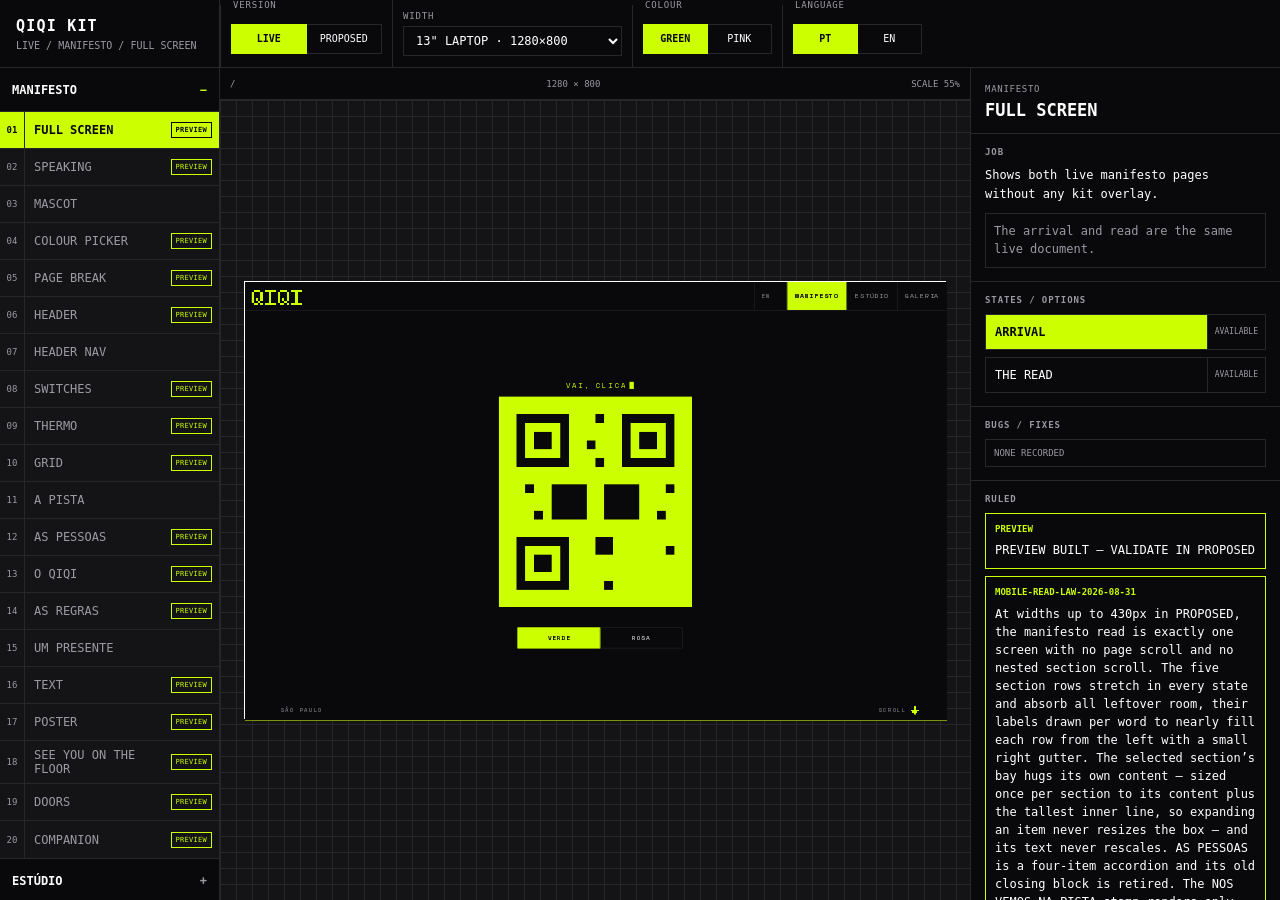
<file: kit/index.html>
<!doctype html>
<html lang="en">
<head>
  <meta charset="utf-8">
  <meta name="viewport" content="width=device-width,initial-scale=1,viewport-fit=cover">
  <meta name="robots" content="noindex, nofollow">
  <title>QIQI KIT</title>
  <link rel="stylesheet" href="./kit.css">
</head>
<body>
  <header class="kit-head">
    <button class="chrome-button nav-trigger" id="navTrigger" type="button" aria-expanded="false" aria-controls="catalogNav">CATALOG</button>
    <div class="kit-title">
      <strong>QIQI KIT</strong>
      <span id="modeReadout">MANIFESTO / FULL SCREEN</span>
    </div>
    <div class="global-controls" aria-label="GLOBAL CONTROLS">
      <fieldset class="global-control mode-control" id="modeField">
        <legend>VERSION</legend>
        <div class="button-pair">
          <button type="button" data-kit-mode="live" aria-pressed="true">LIVE</button>
          <button type="button" data-kit-mode="proposed" aria-pressed="false">PROPOSED</button>
        </div>
      </fieldset>
      <label class="global-control width-control">
        <span>WIDTH</span>
        <select id="widthSelect" aria-label="WIDTH"></select>
      </label>
      <fieldset class="global-control" id="colourField">
        <legend>COLOUR</legend>
        <div class="button-pair">
          <button type="button" data-global-colour="green">GREEN</button>
          <button type="button" data-global-colour="pink">PINK</button>
        </div>
      </fieldset>
      <fieldset class="global-control" id="languageField">
        <legend>LANGUAGE</legend>
        <div class="button-pair">
          <button type="button" data-global-language="pt">PT</button>
          <button type="button" data-global-language="en">EN</button>
        </div>
      </fieldset>
    </div>
  </header>

  <main class="kit-layout">
    <nav class="catalog-nav" id="catalogNav" aria-label="SCREENS AND COMPONENTS"></nav>
    <button class="nav-backdrop" id="navBackdrop" type="button" aria-label="CLOSE CATALOG"></button>

    <section class="stage-column" aria-label="LIVE STAGE">
      <div class="stage-meta">
        <span id="routeReadout">/</span>
        <span id="sizeReadout">1280 × 800</span>
        <span id="scaleReadout">SCALE —</span>
      </div>
      <div class="stage-area" id="stageArea">
        <div class="device-wrap" id="deviceWrap">
          <div class="device" id="device">
            <iframe id="stageFrame" title="LIVE QIQI SCREEN"></iframe>
            <svg class="spotlight" id="spotlight" aria-hidden="true" preserveAspectRatio="none">
              <path id="scrimPath" class="scrim" fill-rule="evenodd"></path>
              <g id="lawLayer"></g>
              <g id="outlineLayer"></g>
            </svg>
          </div>
        </div>
      </div>
      <div class="stage-flash" id="stageFlash" role="status" aria-live="polite"></div>
    </section>

    <aside class="component-sheet" id="componentSheet" aria-label="COMPONENT SHEET">
      <header class="sheet-head">
        <span id="sheetScreen">MANIFESTO</span>
        <h1 id="sheetName">FULL SCREEN</h1>
      </header>
      <section class="sheet-section">
        <h2>JOB</h2>
        <p id="sheetJob"></p>
        <p class="sheet-note" id="sheetNote" hidden></p>
      </section>
      <section class="sheet-section">
        <h2>STATES / OPTIONS</h2>
        <div class="state-list" id="stateList"></div>
      </section>
      <section class="sheet-section">
        <h2>BUGS / FIXES</h2>
        <div class="bug-list" id="bugList"></div>
      </section>
      <section class="sheet-section" id="ruledSection">
        <h2>RULED</h2>
        <div class="ruled-list" id="ruledList"></div>
      </section>
      <section class="sheet-section where-section">
        <h2>WHERE</h2>
        <code id="whereReadout"></code>
      </section>
    </aside>
  </main>

  <script type="module" src="./kit.js"></script>
</body>
</html>
</file>
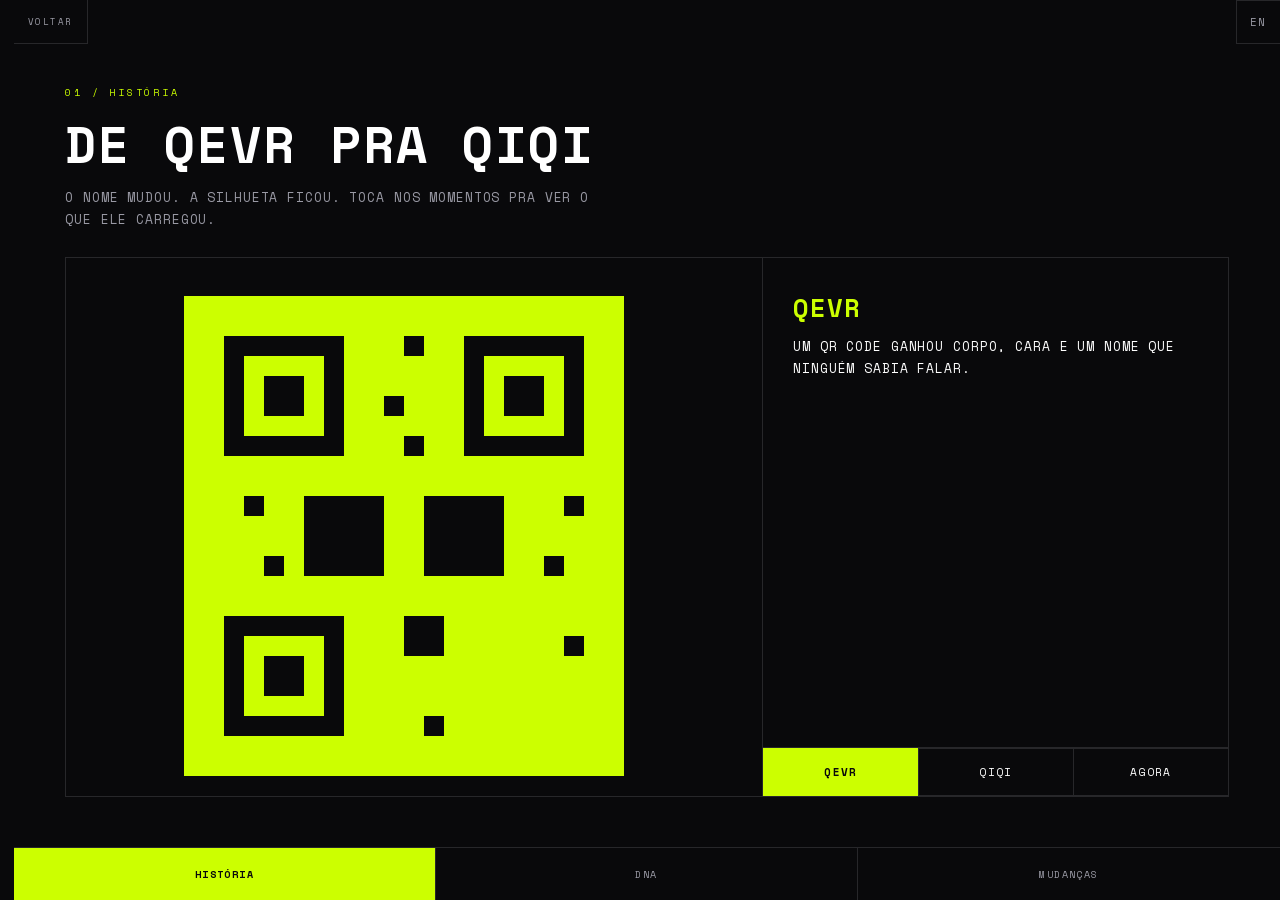
<file: sala/index.html>
<!DOCTYPE html>
<html lang="pt-BR">
<head>
<meta charset="utf-8">
<meta name="viewport" content="width=device-width, initial-scale=1, viewport-fit=cover">
<title>QIQI / SALAS</title>
<meta name="robots" content="noindex">
<meta name="theme-color" content="#09090B">
<script>document.documentElement.classList.add("is-next");</script>
<link rel="icon" href="../assets/favicon.svg" type="image/svg+xml">
<link rel="stylesheet" href="../assets/site.css">
<style>
  /* the secret room keeps NO public bar — the knock is the only way in, VOLTAR
     is the only way back. the language switch rides at the top right. */
  .switches { top: env(safe-area-inset-top, 0px); right: env(safe-area-inset-right, 0px); padding-top: 0; }
  #langToggle { min-width: 44px; min-height: 44px; }
  .back { position: fixed; z-index: 30; left: max(var(--rail), env(safe-area-inset-left, 0px)); top: env(safe-area-inset-top, 0px); display: inline-flex; align-items: center; justify-content: center; min-width: 44px; min-height: 44px; padding: 12px 14px; color: var(--qevr-muted); background: var(--ground); border-right: var(--rule) solid var(--qevr-hair); border-bottom: var(--rule) solid var(--qevr-hair); text-decoration: none; font-size: 9px; letter-spacing: .16em; }
  .rooms { min-height: 100svh; max-width: var(--wrap); margin-inline: auto; padding-top: calc(64px + env(safe-area-inset-top, 0px)); padding-right: max(var(--gut), env(safe-area-inset-right, 0px)); padding-bottom: calc(82px + env(safe-area-inset-bottom, 0px)); padding-left: max(var(--gut), env(safe-area-inset-left, 0px)); display: grid; align-items: center; }
  .room { display: none; width: 100%; }
  .room.on { display: block; }
  .room__head { display: grid; gap: 6px; margin-bottom: clamp(18px, 3vh, 32px); }
  .room__kicker { color: var(--brand); font-size: 10px; letter-spacing: .28em; }
  .room__head h1 { font-size: clamp(24px, 4vw, 64px); letter-spacing: .04em; }
  .room__head p { color: var(--qevr-muted); font-size: clamp(11px, 1vw, 14px); line-height: 1.65; max-width: 68ch; }
  .exhibit { display: grid; grid-template-columns: minmax(0, 1.2fr) minmax(260px, .8fr); border: var(--rule) solid var(--qevr-hair); height: min(60svh, 680px); min-height: 0; }
  .exhibit__art { min-width: 0; display: grid; place-items: center; padding: clamp(14px, 3vw, 40px); border-right: var(--rule) solid var(--qevr-hair); overflow: hidden; }
  .exhibit__art canvas { display: block; image-rendering: pixelated; max-width: 100%; }
  .exhibit__panel { display: flex; flex-direction: column; min-width: 0; }
  .exhibit__copy { padding: clamp(16px, 2.5vw, 30px); flex: 1; }
  .exhibit__copy strong { color: var(--brand); display: block; font-size: clamp(16px, 2vw, 26px); margin-bottom: 10px; }
  .exhibit__copy p { color: var(--qevr-light); font-size: clamp(11px, 1vw, 14px); line-height: 1.75; }
  .exhibit__controls { display: flex; border-top: var(--rule) solid var(--qevr-hair); }
  .exhibit__controls .ctl { min-height: 48px; }
  .growth-range { width: calc(100% - 32px); height: 44px; min-height: 44px; margin: 6px 16px; padding: 0; appearance: none; -webkit-appearance: none; background: transparent; accent-color: var(--brand); cursor: pointer; }
  .growth-range::-webkit-slider-runnable-track { height: 16px; background: var(--qevr-hair); border: var(--rule) solid var(--qevr-muted); }
  .growth-range::-webkit-slider-thumb { width: 24px; height: 24px; margin-top: -5px; -webkit-appearance: none; background: var(--brand); border: var(--rule) solid var(--ground); }
  .growth-range::-moz-range-track { height: 16px; background: var(--qevr-hair); border: var(--rule) solid var(--qevr-muted); }
  .growth-range::-moz-range-progress { height: 16px; background: var(--brand); }
  .growth-range::-moz-range-thumb { width: 24px; height: 24px; background: var(--brand); border: var(--rule) solid var(--ground); }
  .room-nav { position: fixed; z-index: 30; left: max(var(--rail), env(safe-area-inset-left, 0px)); right: env(safe-area-inset-right, 0px); bottom: 0; display: grid; grid-template-columns: repeat(3, minmax(0, 1fr)); padding-bottom: env(safe-area-inset-bottom, 0px); background: var(--ground); border-top: var(--rule) solid var(--qevr-hair); }
  .room-nav button { min-width: 0; min-height: 52px; font: inherit; font-size: 10px; letter-spacing: .14em; color: var(--qevr-muted); background: transparent; border: 0; border-right: var(--rule) solid var(--qevr-hair); cursor: pointer; }
  .room-nav button:last-child { border-right: 0; }
  .room-nav button[aria-pressed="true"] { color: var(--qevr-ink); background: var(--brand); font-weight: 700; }
  @media (max-width: 720px) {
    .rooms { padding-top: calc(60px + env(safe-area-inset-top, 0px)); padding-right: max(12px, env(safe-area-inset-right, 0px)); padding-bottom: calc(72px + env(safe-area-inset-bottom, 0px)); padding-left: max(12px, env(safe-area-inset-left, 0px)); align-items: start; }
    .exhibit { grid-template-columns: 1fr; height: auto; min-height: 0; }
    .exhibit__art { min-height: 42svh; border-right: 0; border-bottom: var(--rule) solid var(--qevr-hair); }
    .room-nav button { font-size: 8px; letter-spacing: .08em; }
  }
  @media (max-width: 720px) and (max-height: 719px) {
    .exhibit__art { height: clamp(170px, calc(100svh - 390px), 42svh); min-height: 0; }
  }
  @media (min-width: 721px) and (max-height: 820px) {
    /* Short laptops keep the full exhibit; reclaim only the loose room spacing
       so its controls finish above the fixed room bar. */
    .rooms { padding-top: calc(52px + env(safe-area-inset-top, 0px)); padding-bottom: calc(70px + env(safe-area-inset-bottom, 0px)); }
    .room__head { margin-bottom: 4px; }
  }
  @media (min-width: 2200px) { .exhibit { min-height: 64svh; } .exhibit__copy p { font-size: 20px; } }
</style>
</head>
<body>
<a class="back" href="../" id="backLink">VOLTAR</a>
<div class="switches">
  <button id="langToggle" type="button"></button>
</div>
<main class="rooms">
  <section class="room on" id="roomStory" data-room="story">
    <header class="room__head"><span class="room__kicker" id="storyKicker">01 / HISTÓRIA</span><h1 id="storyH">DE QEVR PRA QIQI</h1><p id="storySub">O NOME MUDOU. A SILHUETA FICOU. TOCA NOS MOMENTOS PRA VER O QUE ELE CARREGOU.</p></header>
    <div class="exhibit">
      <div class="exhibit__art"><canvas id="storyCanvas" aria-label="QIQI"></canvas></div>
      <div class="exhibit__panel">
        <div class="exhibit__copy"><strong id="storyTitle">QEVR</strong><p id="storyCopy">UM QR CODE GANHOU CORPO, CARA E UM NOME QUE NINGUÉM SABIA FALAR.</p></div>
        <div class="exhibit__controls"><button class="ctl" data-story="0" aria-pressed="true">QEVR</button><button class="ctl" data-story="1" aria-pressed="false">QIQI</button><button class="ctl" data-story="2" aria-pressed="false">AGORA</button></div>
      </div>
    </div>
  </section>

  <section class="room" id="roomDna" data-room="dna">
    <header class="room__head"><span class="room__kicker" id="dnaKicker">02 / DNA</span><h1 id="dnaH">O CORPO NÃO MUDA</h1><p id="dnaSub">SÃO 23 PROTÓTIPOS. A FAIXA DO ROSTO MUDA. O RESTO É A MESMA REGRA.</p></header>
    <div class="exhibit">
      <div class="exhibit__art"><canvas id="dnaCanvas" aria-label="GRADE DO QIQI"></canvas></div>
      <div class="exhibit__panel">
        <div class="exhibit__copy"><strong id="dnaName">NORMAL</strong><p id="dnaStats"></p></div>
        <div class="exhibit__controls"><button class="ctl" id="dnaPrev" type="button">&lt;</button><button class="ctl" id="dnaNext" type="button">&gt;</button></div>
      </div>
    </div>
  </section>

  <section class="room" id="roomGrowth" data-room="growth">
    <header class="room__head"><span class="room__kicker" id="growthKicker">03 / MUDANÇAS</span><h1 id="growthH">MUDAR SEM VIRAR OUTRA COISA</h1><p id="growthSub">ARRASTA. CADA PASSO TROCA UM PEDAÇO DO ROSTO, SEM QUEBRAR O DNA DO QIQI.</p></header>
    <div class="exhibit">
      <div class="exhibit__art"><canvas id="growthCanvas" aria-label="TRANSFORMAÇÃO DO QIQI"></canvas></div>
      <div class="exhibit__panel">
        <div class="exhibit__copy"><strong id="growthTitle">NORMAL → FELIZ DA VIDA</strong><p id="growthCopy">0% MUDOU. O CORPO CONTINUA INTEIRO.</p></div>
        <input class="growth-range" id="growthRange" type="range" min="0" max="100" value="0" aria-label="QUANTO O ROSTO MUDOU">
      </div>
    </div>
  </section>
</main>
<nav class="room-nav" aria-label="SALAS"><button data-open-room="Story" aria-pressed="true">HISTÓRIA</button><button data-open-room="Dna" aria-pressed="false">DNA</button><button data-open-room="Growth" aria-pressed="false">MUDANÇAS</button></nav>
<script src="../assets/qevr.js"></script>
<script src="../assets/cascade.js"></script>
<script>
(function () {
  "use strict";
  const NEXT = document.documentElement.classList.contains("is-next");
  var LANG_KEY = "qevr.lang";
  var LANG = "pt";
  try { var storedLang = localStorage.getItem(LANG_KEY); if (storedLang === "en") LANG = "en"; } catch (e) {}
  document.documentElement.lang = LANG === "en" ? "en" : "pt-BR";
  function chooseLang(next) {
    if (next === LANG) return;
    try { localStorage.setItem(LANG_KEY, next); } catch (e) {}
    window.QevrCascade.through(function () { location.reload(); });
  }
  document.getElementById("langToggle").textContent = LANG === "pt" ? "EN" : "PT";
  document.getElementById("langToggle").addEventListener("click", function () { chooseLang(LANG === "pt" ? "en" : "pt"); });

  var names = [], dnaIndex = 0, storyIndex = 0;
  /* the rooms speak the visitor's language: strings come from the deck
     (GP-flagged 2026-08-28 — EN never reached the secret rooms) */
  var DNA_STATS = "{N} CÉLULAS MUDAM. A GRADE 34 × 34 NÃO MUDA.";
  var GROWTH_COPY = "{PCT}% MUDOU. O CORPO CONTINUA INTEIRO.";
  fetch("../assets/manifesto." + LANG + ".json").then(function (r) { return r.json(); }).then(function (d) {
    var S = d && d.sala;
    if (!S) return;
    function set(id, t) { var el = document.getElementById(id); if (el && t) el.textContent = t; }
    set("backLink", S.back);
    set("storyKicker", S.story.kicker); set("storyH", S.story.title); set("storySub", S.story.sub);
    set("dnaKicker", S.dna.kicker); set("dnaH", S.dna.title); set("dnaSub", S.dna.sub);
    set("growthKicker", S.growth.kicker); set("growthH", S.growth.title); set("growthSub", S.growth.sub);
    set("growthTitle", S.growth.pairTitle);
    DNA_STATS = S.dna.stats || DNA_STATS;
    GROWTH_COPY = S.growth.copy || GROWTH_COPY;
    var navMap = { Story: S.nav.story, Dna: S.nav.dna, Growth: S.nav.growth };
    [].forEach.call(document.querySelectorAll("[data-open-room]"), function (b) {
      var t = navMap[b.getAttribute("data-open-room")]; if (t) b.textContent = t;
    });
    document.querySelector(".room-nav").setAttribute("aria-label", S.roomsAria || "SALAS");
    document.getElementById("dnaCanvas").setAttribute("aria-label", S.dna.gridAria || "");
    document.getElementById("growthCanvas").setAttribute("aria-label", S.growth.artAria || "");
    document.getElementById("growthRange").setAttribute("aria-label", S.growth.rangeAria || "");
    S.story.stages.forEach(function (st, i) { if (stories[i]) { stories[i].title = st.title; stories[i].copy = st.copy; } });
    if (names.length) { paintStory(); paintDna(); paintGrowth(); }
  }).catch(function () { /* the hardcoded PT below stays the fallback */ });
  var stories = [
    { title: "QEVR", face: "Default", copy: "UM QR CODE GANHOU CORPO, CARA E UM NOME QUE NINGUÉM SABIA FALAR." },
    { title: "QIQI", face: "Anime", copy: "O NOME FICOU FÁCIL DE DIZER. ELE CONTINUOU SENDO O MESMO BICHO." },
    { title: "AGORA", face: "Joy", copy: "ELE CRESCEU PRA TER ESTÚDIO, GALERIA E LUGAR PRA MOSTRAR O PRÓPRIO DNA." }
  ];
  function color(name, fallback) { return getComputedStyle(document.documentElement).getPropertyValue(name).trim() || fallback; }
  function canvasCell(canvas, n, maxCell) {
    var host = canvas.parentElement, room = Math.min(host.clientWidth - 24, host.clientHeight - 24 || innerHeight * .5);
    if (innerWidth >= 2200) room = Math.min(room, 1200);
    return Math.max(4, Math.min(maxCell, Math.floor(room / n)));
  }
  function paintCrop(canvas, matrix) {
    if (!matrix) return;
    var C = window.Qevr.CROP, cell = canvasCell(canvas, Math.max(C.w, C.h), 40), dpr = Math.min(devicePixelRatio || 1, 2);
    canvas.width = C.w * cell * dpr; canvas.height = C.h * cell * dpr;
    canvas.style.width = C.w * cell + "px"; canvas.style.height = C.h * cell + "px";
    var ctx = canvas.getContext("2d"); ctx.setTransform(dpr, 0, 0, dpr, 0, 0); ctx.clearRect(0, 0, C.w * cell, C.h * cell);
    for (var y = 0; y < C.h; y++) for (var x = 0; x < C.w; x++) {
      var v = matrix.cells[(y + C.y0) * matrix.n + x + C.x0]; if (!v) continue;
      ctx.fillStyle = v === 2 ? color("--qevr-ink", "#09090B") : color("--brand", "#CCFF00"); ctx.fillRect(x * cell, y * cell, cell, cell);
    }
  }
  function paintStory() {
    if (!names.length) return;
    var item = stories[storyIndex];
    paintCrop(document.getElementById("storyCanvas"), window.Qevr.matrix(item.face));
    document.getElementById("storyTitle").textContent = item.title; document.getElementById("storyCopy").textContent = item.copy;
    [].forEach.call(document.querySelectorAll("[data-story]"), function (b) { b.setAttribute("aria-pressed", String(+b.getAttribute("data-story") === storyIndex)); });
  }
  function paintDna() {
    if (!names.length) return; var name = names[dnaIndex], m = window.Qevr.matrix(name), def = window.Qevr.matrix("Default"), n = m.n;
    var canvas = document.getElementById("dnaCanvas"), cell = canvasCell(canvas, n, 28), dpr = Math.min(devicePixelRatio || 1, 2);
    canvas.width = n * cell * dpr; canvas.height = n * cell * dpr; canvas.style.width = n * cell + "px"; canvas.style.height = n * cell + "px";
    var ctx = canvas.getContext("2d"); ctx.setTransform(dpr, 0, 0, dpr, 0, 0); var diff = 0;
    for (var y = 0; y < n; y++) for (var x = 0; x < n; x++) { var i = y * n + x, v = m.cells[i], changed = v !== def.cells[i]; if (changed) diff++; ctx.fillStyle = changed ? "#FF007F" : v === 1 ? color("--brand", "#CCFF00") : v === 2 ? "#141416" : "#09090B"; ctx.fillRect(x * cell, y * cell, cell, cell); }
    document.getElementById("dnaName").textContent = name.toUpperCase(); document.getElementById("dnaStats").textContent = DNA_STATS.replace("{N}", diff);
  }
  function paintGrowth() {
    if (!names.length) return;
    var from = window.Qevr.matrix("Default"), to = window.Qevr.matrix("Joy");
    if (!from || !to) return;
    var pct = +document.getElementById("growthRange").value, mixed = { n: from.n, cells: new Uint8Array(from.cells) };
    var changed = []; for (var i = 0; i < from.cells.length; i++) if (from.cells[i] !== to.cells[i]) changed.push(i);
    var take = Math.round(changed.length * pct / 100); for (i = 0; i < take; i++) mixed.cells[changed[i]] = to.cells[changed[i]];
    paintCrop(document.getElementById("growthCanvas"), mixed); document.getElementById("growthCopy").textContent = GROWTH_COPY.replace("{PCT}", pct);
  }
  function openRoom(name) {
    ["Story", "Dna", "Growth"].forEach(function (key) { document.getElementById("room" + key).classList.toggle("on", key === name); });
    [].forEach.call(document.querySelectorAll("[data-open-room]"), function (b) { b.setAttribute("aria-pressed", String(b.getAttribute("data-open-room") === name)); });
    if (name === "Story") paintStory(); if (name === "Dna") paintDna(); if (name === "Growth") paintGrowth();
  }
  [].forEach.call(document.querySelectorAll("[data-story]"), function (b) { b.addEventListener("click", function () { storyIndex = +b.getAttribute("data-story"); paintStory(); }); });
  [].forEach.call(document.querySelectorAll("[data-open-room]"), function (b) { b.addEventListener("click", function () { openRoom(b.getAttribute("data-open-room")); }); });
  document.getElementById("dnaPrev").addEventListener("click", function () { dnaIndex = (dnaIndex - 1 + names.length) % names.length; paintDna(); });
  document.getElementById("dnaNext").addEventListener("click", function () { dnaIndex = (dnaIndex + 1) % names.length; paintDna(); });
  document.getElementById("growthRange").addEventListener("input", paintGrowth);
  window.Qevr.load("../assets/qevr-expressions.json").then(function (list) { names = list; paintStory(); paintDna(); paintGrowth(); });
  addEventListener("resize", function () { if (!names.length) return; var on = document.querySelector(".room.on"); if (on) openRoom(on.id.replace("room", "")); });
  window.QevrCascade.wireLinks(".bar__nav a, .bar__mark");
})();
</script>
<script type="module" src="../assets/qa.mjs"></script>
</body>
</html>
</file>
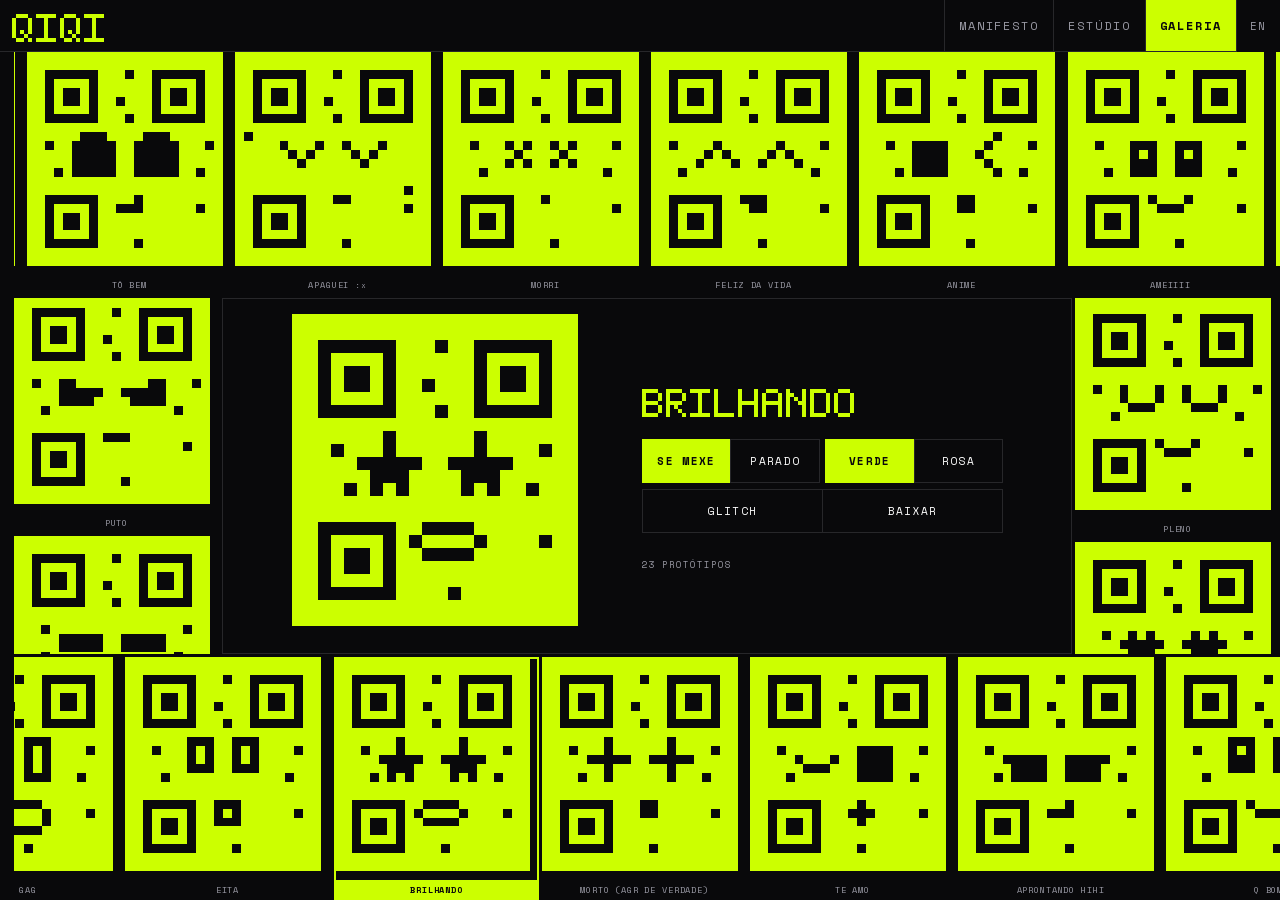
<file: studio/index.html>
<!DOCTYPE html>
<html lang="pt-BR">
<head>
<meta charset="utf-8">
<title>QIQI / GALERIA</title>
<meta name="robots" content="noindex">
<!-- the gallery moved: O ESTÚDIO is now the room where you make a face.
     old links and printed QRs keep working through this door. -->
<script>
(function () {
  var qs = location.search || "";
  location.replace("../galeria/" + qs + location.hash);
})();
</script>
<meta http-equiv="refresh" content="0; url=../galeria/">
</head>
<body>
<a href="../galeria/">GALERIA</a>
</body>
</html>
</file>
<file: assets/site.css>
/* QEVR / qevr.party
   VENOM only. Square corners, hard offset shadows, uppercase SpaceMono.
   Four brand colors, locked. The one licensed glow is ON FIRE.

   ALIGNMENT STANDARD (applies to every page, every width):
   - Reading decks stay LEFT-ALIGNED inside one shared container.
   - The mascot-first arrival (the full first screen) and the studio center
     plate are the sanctioned centered compositions; labels that name art
     center with that art.
   - Lime fill = where you are. White fill = hover. Never the same treatment
     for both. */

/* Space Mono lives on OUR domain. SEM REVENDA DE DADOS includes the fonts. */
@font-face {
  font-family: "Space Mono"; font-style: normal; font-weight: 400; font-display: swap;
  src: url("fonts/spacemono-400-latin.woff2") format("woff2");
  unicode-range: U+0000-00FF, U+0131, U+0152-0153, U+02BB-02BC, U+02C6, U+02DA, U+02DC, U+0304, U+0308, U+0329, U+2000-206F, U+20AC, U+2122, U+2191, U+2193, U+2212, U+2215, U+FEFF, U+FFFD;
}
@font-face {
  font-family: "Space Mono"; font-style: normal; font-weight: 400; font-display: swap;
  src: url("fonts/spacemono-400-latin-ext.woff2") format("woff2");
  unicode-range: U+0100-02BA, U+02BD-02C5, U+02C7-02CC, U+02CE-02D7, U+02DD-02FF, U+0304, U+0308, U+0329, U+1D00-1DBF, U+1E00-1E9F, U+1EF2-1EFF, U+2020, U+20A0-20AB, U+20AD-20C0, U+2113, U+2C60-2C7F, U+A720-A7FF;
}
@font-face {
  font-family: "Space Mono"; font-style: normal; font-weight: 700; font-display: swap;
  src: url("fonts/spacemono-700-latin.woff2") format("woff2");
  unicode-range: U+0000-00FF, U+0131, U+0152-0153, U+02BB-02BC, U+02C6, U+02DA, U+02DC, U+0304, U+0308, U+0329, U+2000-206F, U+20AC, U+2122, U+2191, U+2193, U+2212, U+2215, U+FEFF, U+FFFD;
}
@font-face {
  font-family: "Space Mono"; font-style: normal; font-weight: 700; font-display: swap;
  src: url("fonts/spacemono-700-latin-ext.woff2") format("woff2");
  unicode-range: U+0100-02BA, U+02BD-02C5, U+02C7-02CC, U+02CE-02D7, U+02DD-02FF, U+0304, U+0308, U+0329, U+1D00-1DBF, U+1E00-1E9F, U+1EF2-1EFF, U+2020, U+20A0-20AB, U+20AD-20C0, U+2113, U+2C60-2C7F, U+A720-A7FF;
}

:root {
  --qevr-ink: #09090B;
  --qevr-body: #CCFF00;
  --qevr-pink: #FF007F;
  --qevr-light: #FFFFFF;
  --qevr-muted: #9A9AA5;
  --qevr-surface: #141416;
  --qevr-hair: #27272A;
  --qevr-fire: #FF2A6D;

  --ground: var(--qevr-ink);
  --brand: var(--qevr-body);
  --accent: var(--qevr-body);

  --gut: clamp(16px, 4vw, 64px);
  --rule: 1px;
  --wrap: 1560px;
  --bar: calc(52px + env(safe-area-inset-top, 0px));
  --utility: 24px;
  /* the controls float as two compact clusters under the bar — they are NOT a
     second header row, so the page offset is the bar alone */
  --chrome: var(--bar);
  --rail: 14px;
  --thermo-cell: 60px;

  /* Shared layer names preserve the live stack. The companion's only LIVE
     change is the ruled repair above the doors. */
  --z-rail: 55;
  --z-content: 1;
  --z-header: 60;
  --z-doors: 56;
  --z-poster: 90;
  --z-companion: 57;
}

/* The proposed page uses the complete ruled ladder. Keep this as tokens so
   no component invents a private stacking number. */
html.is-next {
  --z-rail: 10;
  --z-content: 20;
  --z-header: 30;
  --z-doors: 40;
  --z-poster: 50;
  --z-companion: 60;
}

html[data-mode="party"] { --brand: var(--qevr-pink); --accent: var(--qevr-pink); }
html[data-mode="dawn"]  { --ground: #0C0C0E; --brand: var(--qevr-body); --accent: var(--qevr-pink); }

* { margin: 0; padding: 0; box-sizing: border-box; border-radius: 0 !important; }

/* the motion law is stepped and hard: anchor moves are cuts, never glides */
html {
  background: var(--ground); scroll-behavior: auto; scroll-padding-top: var(--bar);
  scrollbar-width: none;
}
html::-webkit-scrollbar,
body::-webkit-scrollbar { display: none; width: 0; height: 0; }

body {
  margin-left: var(--rail);
  background: var(--ground);
  color: var(--qevr-light);
  font-family: "Space Mono", ui-monospace, "SF Mono", Menlo, monospace;
  font-size: 16px;
  text-transform: uppercase;
  letter-spacing: 0.055em;
  -webkit-font-smoothing: antialiased;
  overflow-x: hidden;
}

::selection { background: var(--brand); color: var(--qevr-ink); }

/* ---------- bar ---------- */

.bar {
  position: fixed; left: 0; right: 0; top: 0; height: var(--bar); z-index: var(--z-header);
  padding: env(safe-area-inset-top, 0px) env(safe-area-inset-right, 0px) 0 max(12px, env(safe-area-inset-left, 0px));
  background: var(--ground);
  border-bottom: var(--rule) solid var(--qevr-hair);
}
/* QIQI at the extreme left, the doors at the extreme right — always */
.bar__in {
  height: 100%; max-width: none;
  display: flex; align-items: stretch; justify-content: space-between; gap: 16px;
}
.bar__mark { display: grid; place-items: center; }
.bar__mark canvas { display: block; image-rendering: pixelated; }
.bar__nav { display: flex; align-items: stretch; height: 100%; gap: 0; }
.bar__nav a {
  color: var(--qevr-muted); text-decoration: none;
  font-size: clamp(10px, 1.05vw, 12px); letter-spacing: .16em;
  padding: 0 14px; border: 0; border-left: var(--rule) solid var(--qevr-hair);
  display: grid; place-items: center; height: 100%; white-space: nowrap;
}
/* lime marks where you are; hover is white, never lime */
.bar__nav a[aria-current="page"] { color: var(--qevr-ink); background: var(--brand); font-weight: 700; }
.bar__nav a:not([aria-current="page"]):hover,
.bar__nav a:not([aria-current="page"]):focus-visible { color: var(--qevr-ink); background: var(--qevr-light); outline: none; }

/* the switches: each block names what it TURNS INTO. site in PT shows EN;
   site green shows a pink block. the old stacked boxes at the right edge
   (GP, 2026-08-27). */
.switches {
  position: fixed; top: var(--bar); right: 0; z-index: calc(var(--z-header) - 1);
  display: flex; flex-direction: column;
  background: var(--ground); padding: 8px 0 8px 8px;
}
.switches button {
  font: inherit; text-transform: uppercase; cursor: pointer;
  background: var(--ground); color: var(--qevr-muted);
  font-size: 11px; letter-spacing: .14em; padding: 10px 12px;
  border: var(--rule) solid var(--qevr-hair); border-right: 0;
}
.switches button + button { margin-top: -1px; }
.switches button:hover, .switches button:focus-visible { background: var(--qevr-light); color: var(--qevr-ink); outline: none; }
.switches .switch--color { min-height: 36px; }
.switches .switch--color.to-pink { background: var(--qevr-pink); }
.switches .switch--color.to-green { background: var(--qevr-body); }
.switches .switch--color:hover, .switches .switch--color:focus-visible { background: var(--qevr-light); }

/* ---------- thermometer ---------- */

.thermo { position: fixed; left: 0; top: 0; bottom: 0; width: var(--rail); z-index: var(--z-rail); background: transparent; }
.thermo__fill {
  position: absolute; left: 0; right: 0; top: 0; height: 0;
  background-color: var(--brand);
  /* twelve countable cells, L16's own number — never a barcode */
  background-image: repeating-linear-gradient(to bottom, transparent 0 calc(var(--thermo-cell) - 2px), var(--ground) calc(var(--thermo-cell) - 2px) var(--thermo-cell));
}
.thermo.is-fire .thermo__fill { background-color: var(--qevr-fire); box-shadow: 0 0 18px 2px var(--qevr-fire); }

main { padding-top: var(--chrome); }

/* ---------- arrival: him and the colour question own the whole first screen ---------- */

.arrival {
  min-height: calc(100svh - var(--chrome));
  max-width: var(--wrap); margin-inline: auto;
  padding: clamp(18px, 3.4vh, 38px) var(--gut) clamp(22px, 4vh, 44px);
  border-bottom: var(--rule) solid var(--qevr-hair);
  display: flex; flex-direction: column; align-items: center; justify-content: center;
  gap: clamp(14px, 2.6vh, 28px);
}
/* him and his one instruction are a lockup: the label centers under the art */
.arrival__mascot { display: grid; justify-items: center; gap: clamp(8px, 1.3vh, 14px); }
.arrival__hint { font-size: clamp(11px, 1.1vw, 13px); letter-spacing: .24em; color: var(--brand); text-align: center; }
.arrival__cursor { display: inline-block; width: 8px; height: 1em; margin-left: 5px; vertical-align: -0.14em; background: var(--brand); }
.arrival__color { display: grid; justify-items: center; gap: clamp(10px, 1.6vh, 16px); width: min(100%, 400px); }
.arrival__question { color: var(--qevr-light); font-size: clamp(11px, 1.1vw, 14px); letter-spacing: .2em; text-align: center; }
.arrival__color-controls { display: flex; justify-content: center; width: min(100%, 300px); }

/* ---------- the one door left: the studio exit at the end of the read ---------- */

.door {
  display: flex; flex-direction: column; gap: 7px;
  padding: clamp(16px, 2vw, 24px) clamp(20px, 2.6vw, 34px);
  text-decoration: none; border: var(--rule) solid var(--qevr-hair);
  color: var(--qevr-light); min-width: 0;
}
.door strong { font-size: clamp(14px, 1.5vw, 19px); font-weight: 700; letter-spacing: .1em; }
.door span { font-size: clamp(9.5px, 1vw, 11px); color: var(--qevr-muted); letter-spacing: .12em; }
.door--exit { margin-top: clamp(24px, 4vh, 44px); }
/* same grammar as the bar: hover is white */
.door:hover, .door:focus-visible { background: var(--qevr-light); border-color: var(--qevr-light); color: var(--qevr-ink); outline: none; }
.door:hover span, .door:focus-visible span { color: var(--qevr-ink); opacity: .7; }

/* ---------- segmented controls: shared by arrival and studio ---------- */

.ctl {
  font: inherit; text-transform: uppercase; letter-spacing: .12em;
  font-size: 11px; padding: 10px 13px; cursor: pointer;
  background: transparent; color: var(--qevr-light);
  border: var(--rule) solid var(--qevr-hair); margin: 0 -1px 0 0;
  flex: 1; text-align: center;
}
.ctl:hover, .ctl:focus-visible { background: var(--qevr-light); color: var(--qevr-ink); border-color: var(--qevr-light); outline: none; }
.ctl[aria-pressed="true"] { background: var(--brand); color: var(--qevr-ink); border-color: var(--brand); font-weight: 700; }
.ctl--swatch { display: flex; align-items: center; justify-content: center; gap: 7px; }
.ctl--swatch i { width: 10px; height: 10px; display: block; flex: none; }
.ctl--green i { background: var(--qevr-body); }
.ctl--pink i { background: var(--qevr-pink); }
/* a pressed swatch sits on its own colour: flip the square to ink so it never vanishes */
.ctl--swatch[aria-pressed="true"] i { background: var(--qevr-ink); }

/* ---------- the panel: five headings, one bay, zero tower (M-A, ruled) ---------- */

.blocks {
  max-width: var(--wrap); margin-inline: auto;
  /* phone top padding clears the floating controls; desktop joins the top
     grid rule in its breakpoint below. no bottom padding: the doors are the
     page's floor and sit flush (GP, 2026-08-28) */
  padding: clamp(30px, 4vh, 44px) var(--gut) 0;
}
#panel { display: grid; grid-template-columns: clamp(210px, 22vw, 320px) minmax(0, 1fr); align-items: stretch; }
.panel__rail { display: flex; flex-direction: column; border-right: var(--rule) solid var(--qevr-hair); }
.panel__head {
  background: transparent; border: 0; border-bottom: var(--rule) solid var(--qevr-hair);
  padding: clamp(14px, 2vh, 22px) clamp(12px, 1.4vw, 20px);
  font: inherit; color: inherit; text-align: left; cursor: pointer; overflow: hidden;
}
.panel__head:last-child { border-bottom: 0; }
.panel__head:hover { background: var(--qevr-surface); }
.panel__head:focus-visible { outline: 2px solid var(--brand); outline-offset: -4px; }
.panel__head canvas { display: block; image-rendering: pixelated; max-width: 100%; }
.panel__bay { position: relative; padding: clamp(16px, 2.2vw, 28px); min-width: 0; display: flex; flex-direction: column; }
.panel__bay[hidden] { display: none; }
.panel__bay > * { flex: none; }
/* These wrappers are layout-neutral everywhere except the fitted PROPOSED
   phone frame. LIVE and desktop therefore keep their original geometry. */
.panel__bay-slot { display: contents; }
.panel__bay-fit { display: contents; }
.panel__bay-fit > * { flex: none; }
@media (min-width: 721px) {
  /* The desktop grid starts on the read's top rule. Heading surfaces use
     the whole left cell while their canvases stay on the shared text line. */
  .blocks { padding-top: 0; }
  .panel__head {
    margin-left: calc(0px - var(--gut));
    padding-left: calc(var(--gut) + clamp(12px, 1.4vw, 20px));
  }
}
/* desktop: the stamp is pinned to the BAY's floor — inside the section
   column, right above the doors (GP sketch, 2026-08-28) */
@media (min-width: 721px) { .panel__bay .stampband { margin-top: auto; } }
.panel__bay-sub { color: var(--qevr-muted); font-size: clamp(10px, .95vw, 11.5px); letter-spacing: .18em; margin-bottom: 14px; }
.panel__bay-sub:empty { display: none; }
.panel__bay-copy { min-width: 0; }
/* N01: the cursor is a small brand bar that never stops blinking */
.bay__cursor { display: inline-block; width: 9px; height: 16px; background: var(--brand); margin-top: 10px; }

/* the people speak as stanzas in the bay: no table, no numbers, no borders */
.bay__stanza { font-size: clamp(13.5px, 1.2vw, 17px); line-height: 1.7; letter-spacing: .045em; max-width: 64ch; }
.bay__stanza + .bay__stanza { margin-top: 1em; }
.bay__stanza b { font-weight: 700; }
.bay__close { margin-top: clamp(14px, 2.2vh, 22px); }

/* ---------- a cena ---------- */

.copy p { font-size: clamp(13.5px, 1.2vw, 17px); line-height: 1.7; letter-spacing: .045em; max-width: 64ch; }
.copy p + p { margin-top: 1.2em; }
.copy p.dim { color: var(--qevr-muted); }
.copy p.mark { color: var(--brand); }

/* the close paragraphs sit under the stanzas, same voice, no chrome */
.bay__close p { font-size: clamp(12px, 1vw, 14px); line-height: 1.65; color: var(--qevr-light); max-width: 64ch; }
.bay__close p + p { margin-top: .85em; }
.bay__close p.dim { color: var(--qevr-muted); }
.bay__close p.mark { color: var(--brand); }

/* ---------- tiles: every deck on this page is this one component ---------- */

.stances__grid { display: block; }
.stance {
  border: 0; background: transparent; color: inherit; font: inherit;
  text-transform: inherit; letter-spacing: inherit; text-align: left;
  padding: 7px 0; cursor: pointer; display: block; width: 100%;
}
.stance:hover .stance__head, .stance:focus-visible .stance__head { color: var(--qevr-light); }
.stance:focus-visible { outline: 2px solid var(--brand); outline-offset: -2px; }
.stance__head { font-size: clamp(13.5px, 1.2vw, 17px); line-height: 1.6; font-weight: 700; color: var(--qevr-muted); }
.stance[aria-expanded="true"] .stance__head { color: var(--brand); }
.stance__body { display: none; }

/* still tiles: same skin, nothing to press, body always out */
.stance--still { cursor: default; min-height: 0; }
.stance--still:hover { background: transparent; }
.stance--still .stance__body { display: block; }
.stance--still::after { content: none; }

/* ---------- gift ---------- */

.gift p { font-size: clamp(14px, 1.3vw, 19px); line-height: 1.7; max-width: 52ch; }
.stamp {
  margin-top: clamp(18px, 3vh, 34px); padding-top: clamp(14px, 2.2vh, 24px);
  border-top: 3px solid var(--brand);
  font-size: clamp(15px, 1.9vw, 28px); line-height: 1.4; font-weight: 700;
  color: var(--qevr-light); letter-spacing: .04em; max-width: 30ch;
}
.stamp b { color: var(--brand); font-weight: 700; }

/* ---------- companion ---------- */

/* a true corner: small zone, so he never sits on the reading (soul: never covers content) */
.companion { position: fixed; right: clamp(8px, 1.6vw, 22px); bottom: clamp(8px, 1.6vh, 22px); z-index: var(--z-companion); width: 96px; height: 96px; display: grid; place-items: center; pointer-events: none; }
.companion .mascot { pointer-events: auto; }
.mascot { background: transparent; border: 0; padding: 0; cursor: pointer; display: block; will-change: transform; }
.mascot canvas { display: block; image-rendering: pixelated; }
.mascot:focus-visible { outline: 2px solid var(--brand); outline-offset: 4px; }
/* phones: a tap is a tap — no double-tap zoom anywhere, no blue tap-highlight,
   and a long hold on him charges the room instead of selecting/callout-ing him.
   manipulation on the roots kills double-tap-zoom in every mobile browser
   (iOS Chrome ignored the per-element rule) while pinch zoom stays free. */
html, body { touch-action: manipulation; }
button, a, .mascot canvas { touch-action: manipulation; -webkit-tap-highlight-color: transparent; }
.mascot, .mascot canvas {
  -webkit-touch-callout: none;
  -webkit-user-select: none; user-select: none;
}

/* H3 (GP-ruled 2026-08-28): touch is the hover twin. finger-down floods the
   control the way pointer-over does; every existing glitch/flinch stays. */
.ctl:active { background: var(--qevr-light); color: var(--qevr-ink); border-color: var(--qevr-light); }
.ctl--swatch:active i { background: var(--qevr-ink); }
.switches button:active { background: var(--qevr-light); color: var(--qevr-ink); }
.switches .switch--color:active { background: var(--qevr-light); }
.poster__close:active { background: var(--qevr-light); color: var(--qevr-ink); border-color: var(--qevr-light); }
.bar__nav a:not([aria-current="page"]):active { color: var(--qevr-ink); background: var(--qevr-light); }
.panel__head:active { background: var(--qevr-surface); }

@media (max-width: 1100px) {
  .stances__grid { grid-template-columns: repeat(2, minmax(0, 1fr)); }
  .stances__grid > .stance:nth-child(2n+1):last-child { grid-column: 1 / -1; }
}

@media (max-width: 720px) {
  /* GP 2026-08-28: the landing and the read are TWO PAGES — you see him or
     the read, never a half of each. CSS snap is gone (mandatory fought the
     finger mid-read, proximity allowed split views); a JS pager resolves any
     stop inside the boundary zone to a full page with a hard cut, and inside
     the read the finger rules completely. Closed, the five heads STRETCH to
     fill the page (no void, doors at the floor); open, they fall back to
     natural height because the accordion's content fills the room. */
  .blocks { display: flex; flex-direction: column; min-height: calc(100svh - var(--bar)); }
  .blocks #panel {
    display: flex; flex-direction: column; flex: 1 1 auto;
    /* The row itself is the active surface. Let it reach both phone edges;
       the extra head/bay padding below keeps every canvas and copy block on
       the existing reading gutter. */
    width: calc(100% + var(--gut) + var(--gut));
    margin-inline: calc(0px - var(--gut));
  }
  .blocks .panel__rail { flex: 1 1 auto; }
  .blocks .panel__head { flex: 1 1 auto; display: flex; align-items: center; }
  .blocks.is-open .panel__head { flex: none; }
  /* .blocks beats the base .doors rule that sits later in the file: the
     doors sit flush under the last row — no band of ground between */
  .blocks .doors { margin-top: 0; }

  .stances__grid, #neversList { grid-template-columns: minmax(0, 1fr); }
  /* GP's ruling: on the read he takes the bottom-right corner, same as the
     app. small zone, small cell, and only he himself takes the tap */
  /* GP 2026-08-28: bottom-right, 15% bigger */
  .companion { width: 74px; height: 74px; right: 10px; bottom: 12px; }
  .bar { padding-inline: env(safe-area-inset-left, 0px) env(safe-area-inset-right, 0px); }
  .switches { background: transparent; }
  .bar__in { gap: 0; max-width: none; }
  .bar__mark { flex: 0 0 64px; width: 64px; overflow: hidden; display: flex; align-items: center; justify-content: center; }
  .bar__nav { flex: 1 1 auto; min-width: 0; display: grid; grid-template-columns: repeat(3, minmax(0, 1fr)); }
  .bar__nav a {
    min-width: 0; margin-left: 0; padding: 0 2px;
    font-size: 8px; letter-spacing: .055em; text-align: center; white-space: nowrap;
  }
  .arrival { padding-inline: 16px; gap: 14px; }
  .door { padding: 13px 16px; }
  .arrival__color-controls { width: min(100%, 260px); }
  .copy p { font-size: 13px; line-height: 1.62; }
  .world__close p { font-size: 12px; }
  .stance { min-height: 0; padding: 12px 14px; }
  .stance__head { font-size: 12.5px; line-height: 1.45; }
  .stance::after { margin-top: 9px; }
  .heading__sub { letter-spacing: .14em; }
  .stamp { font-size: 15px; max-width: none; }
  #panel { grid-template-columns: minmax(0, 1fr); }
  .panel__rail { border-right: 0; border-bottom: var(--rule) solid var(--qevr-hair); }
  .panel__head { padding: 10px calc(var(--gut) + 14px); }
  .panel__bay { padding: 14px calc(var(--gut) + 14px); min-height: 0 !important; }
  /* GP's accordion (2026-08-28): the bay opens right under the tapped head
     and the heads below get pushed down. The stamp rides INSIDE the open
     section. (Page sizing lives with the two-page rules above.) */
  .panel__rail > .panel__bay { border-bottom: var(--rule) solid var(--qevr-hair); flex: none; }
  /* open on a phone: rows go compact and the BAY absorbs the leftover, so
     the content area runs down to the doors — never a floating void */
  .blocks.is-open .panel__head { flex: 0 0 auto; }
  .blocks.is-open .panel__rail > .panel__bay { flex: 1 1 auto; }
  /* A GIFT already has enough copy to make its own page. Do not stretch its
     bay (or either flex ancestor) to the viewport floor: that creates a
     blank tail after the stamp and strands the doors hundreds of pixels
     below it. Other sections retain their head-pinning tail. */
  .blocks.is-gift-open #panel,
  .blocks.is-gift-open .panel__rail,
  .blocks.is-gift-open .panel__rail > .panel__bay { flex: 0 0 auto; }
  /* Gift copy can finish just shy of the phone floor. Keep the doors joined
     to the stamp and let their white band absorb that remainder. */
  .blocks.is-gift-open .doors { flex: 1 0 auto; }
  /* on phones the bay cursor's row is stray space — the stamp is the
     section's terminal beat; the cursor stays a desktop creature */
  #bayCursor { display: none; }
}

@media (prefers-reduced-motion: reduce) {
  html { scroll-behavior: auto; }
  * { transition: none !important; animation: none !important; }
  .thermo.is-fire .thermo__fill { box-shadow: none; }
}

/* ================= seventh voice: the ruled build ================= */

/* ---------- arrival floor: provenance + the scroll cue ---------- */
.arrival { position: relative; }
.arrival__floor {
  position: absolute; left: var(--gut); right: var(--gut); bottom: 10px;
  display: flex; align-items: center; justify-content: space-between; gap: 14px;
  padding-top: 2px;
}
.arrival__city { font-size: 10px; letter-spacing: .26em; color: var(--qevr-muted); }
.arrival__scroll { display: flex; align-items: center; gap: 8px; color: var(--qevr-muted); }
.arrival__scroll span { font-size: 9px; letter-spacing: .26em; }
.arrival__scroll canvas { display: block; image-rendering: pixelated; }
/* the gift tag: one muted dedication line, read from the link, never stored */
.arrival__from { font-size: 10px; letter-spacing: .2em; color: var(--qevr-muted); text-align: center; }
.arrival__from:empty { display: none; }
/* the quick loading bar of the entrance ritual */
.arrival__loading { width: 100%; height: 8px; border: var(--rule) solid var(--qevr-hair); }
.arrival__loading i { display: block; height: 100%; width: 0; background: var(--brand); }
.arrival__signal { width: min(80vw, 260px); height: 20px; display: grid; place-items: center; }
.arrival__signal > * { grid-area: 1 / 1; }
.arrival__signal .arrival__hint { white-space: nowrap; }
.arrival__signal .arrival__hint { visibility: hidden; }
.arrival__signal.is-ready .arrival__hint { visibility: visible; }
.arrival__signal.is-ready .arrival__loading { display: none; }
.arrival__signal.is-loading .arrival__hint { visibility: hidden; }
.arrival__signal.is-loading .arrival__loading { display: block; }
.arrival__signal.is-charging .arrival__hint { visibility: hidden; }
body.is-booting .bar,
body.is-booting > .switches,
body.is-booting .arrival__mascot > :not(.arrival__signal),
body.is-booting .arrival__from,
body.is-booting .arrival__color,
body.is-booting .arrival__floor { visibility: hidden; }
body.is-booting .arrival__question:empty::before { content: "\00a0"; }
body.is-booting .arrival__color-controls span:empty::before { content: "\00a0"; }
body.is-booting [data-qevr-cascade] { display: none !important; }
/* the boot bar loads IN THE SLOT above where he builds — one bar, one home,
   never a second centered copy (GP, 2026-08-27) */

/* ---------- the error tag and loader above his head (poke ladder) ---------- */
.arrival__mascot { position: relative; }
.mascot__tag {
  position: absolute; top: -6px; left: 50%; transform: translate(-50%, -100%);
  font-size: 10px; letter-spacing: .3em; font-weight: 700; color: var(--qevr-pink);
  padding: 4px 8px; border: 0; background: transparent;
  display: none; white-space: nowrap;
}
.mascot__tag.on { display: block; }

/* ---------- the read: expansion bay + full volume ---------- */
/* tiles stay short; the opened body lives in a full-width band under its row */
.stance__body { display: none !important; }
.stances__bay {
  background: transparent; border: 0;
  padding: 4px 0 12px;
  display: flex; gap: 12px; align-items: flex-start;
}
.stances__bay-idx { display: none; }
.stances__bay-copy { min-width: 0; flex: 1; }
/* the doctrine answers at full volume: copy size, white */
.stances__bay-copy p { font-size: clamp(13.5px, 1.2vw, 17px); line-height: 1.7; color: var(--qevr-light); max-width: 64ch; }
.stances__bay-copy p + p { margin-top: 1em; }
.stances__bay-copy .cursor { display: inline-block; width: 9px; height: 1em; vertical-align: -0.15em; background: var(--brand); margin-left: 3px; }


/* ---------- the companion enters the open bay (desktop) ---------- */
.block__field { position: absolute; right: clamp(14px, 3vw, 60px); bottom: clamp(14px, 3vh, 40px); display: none; }
@media (min-width: 1101px) { .panel__bay.has-field .block__field { display: block; } }

/* ---------- the doors out: two bands at heading scale ---------- */
.doors {
  width: 100vw; margin-top: 0;
  margin-left: calc(50% - 50vw - 7px);
  position: relative; z-index: var(--z-doors);
  padding-bottom: env(safe-area-inset-bottom, 0px);
  background: var(--ground);
  border-top: var(--rule) solid var(--qevr-hair);
  display: grid; grid-template-columns: repeat(2, minmax(0, 1fr));
}
.doorband {
  display: flex; align-items: center; justify-content: space-between; gap: 18px;
  padding: clamp(18px, 2.6vh, 30px) clamp(16px, 2vw, 26px);
  border: var(--rule) solid var(--qevr-hair); border-top: 0; min-width: 0;
  text-decoration: none; color: var(--qevr-ink); background: var(--qevr-light);
}
.doorband canvas { display: block; image-rendering: pixelated; max-width: 72%; height: auto !important; }
.doorband span { min-width: 0; font-size: clamp(9.5px, 1vw, 11px); color: var(--qevr-ink); letter-spacing: .18em; text-align: right; }
.doorband:hover, .doorband:focus-visible { background: var(--brand); outline: none; }
.doorband:hover span, .doorband:focus-visible span { color: var(--qevr-ink); }

/* ---------- the stamp drawn in his cells: a standing band below the panel ---------- */
.stampband { padding: clamp(18px, 3vh, 34px) 0 0; }
/* inside the bay (every width now) the stamp hugs the section's last line */
.panel__bay .stampband { padding: 6px 0 4px; }
.stamp { border-top: 0; padding-top: 0; max-width: none; }
.stamp__band { border-top: 3px solid var(--brand); padding-top: clamp(14px, 2.2vh, 24px); }
.stamp canvas { display: block; image-rendering: pixelated; max-width: 100%; }
.stamp__city { display: block; margin-top: 10px; color: var(--qevr-muted); font-size: 9px; letter-spacing: .24em; }

/* ---------- AS REGRAS: the poster pop ---------- */
.poster {
  position: fixed; inset: 0; z-index: var(--z-poster); background: rgb(9 9 11 / 88%); display: none;
  overflow: auto; padding: clamp(12px, 3vh, 28px); place-items: center;
}

html.is-next .arrival,
html.is-next #panel,
html.is-next .stampband {
  position: relative;
  z-index: var(--z-content);
}
.poster.on { display: grid; }
.poster__in { width: min(100%, 760px); display: grid; gap: 8px; }
.poster__sheet {
  --poster-edge: clamp(3px, .55vw, 6px);
  --poster-pad: clamp(12px, 2.5vmin, 28px);
  aspect-ratio: 210 / 297; width: min(100%, calc((100svh - 112px) * 210 / 297));
  min-width: 0; max-height: calc(100svh - 112px); margin-inline: auto; overflow: visible; position: relative;
  border: var(--poster-edge) solid var(--brand); background: var(--qevr-ink);
  padding: var(--poster-pad); display: flex; flex-direction: column; gap: clamp(8px, 1.6vmin, 18px);
}
.poster__controls { display: flex; justify-content: center; }
.poster__top { display: flex; align-items: flex-start; justify-content: space-between; gap: 16px; }
.poster__title canvas { display: block; image-rendering: pixelated; }
.poster__close {
  font: inherit; text-transform: uppercase; cursor: pointer; letter-spacing: .14em;
  background: transparent; color: var(--qevr-light); font-size: 11px;
  border: var(--rule) solid var(--qevr-hair); padding: 10px 13px;
}
.poster__close:hover, .poster__close:focus-visible { background: var(--qevr-light); color: var(--qevr-ink); border-color: var(--qevr-light); outline: none; }
.poster__body { position: relative; min-height: 0; }
.poster__art { position: absolute; right: calc(0px - var(--poster-pad) - var(--poster-edge)); top: clamp(6px, 1vmin, 12px); transform: translateX(33.333%); }
.poster__art canvas { display: block; image-rendering: pixelated; }
.poster__rules { min-width: 0; display: flex; flex-direction: column; padding-right: clamp(82px, 15vmin, 112px); }
.poster__rule { border-bottom: var(--rule) solid var(--qevr-hair); padding: clamp(4px, .85vmin, 10px) 0; }
.poster__rule b { display: block; font-size: clamp(7px, 1.18vmin, 13px); letter-spacing: .03em; }
.poster__rule i { display: block; font-style: normal; margin-top: 2px; font-size: clamp(6px, .92vmin, 10px); color: var(--qevr-muted); line-height: 1.35; }
.poster__foot { font-size: 10px; letter-spacing: .24em; color: var(--qevr-muted); display: flex; justify-content: space-between; gap: 12px; }
@media (max-width: 720px) {
  .poster { padding: 8px; }
  .poster__in { width: 100%; }
  .poster__sheet { --poster-pad: 11px; max-height: calc(100svh - 70px); width: min(calc(100% - 32px), calc((100svh - 70px) * 210 / 297)); }
  .poster__top { gap: 8px; }
  .poster__rules { padding-right: 50px; }
  .poster__art { top: 0; }
  .poster__foot { font-size: 6.5px; }
}

/* ---------- the hold: charging into the secret room ----------
   the charge is the same bar in the same slot, pink. one bar, one home. */
.mascot__charge {
  display: none;
  width: min(46vw, 220px); height: 8px; border: var(--rule) solid var(--qevr-hair);
}
.mascot__charge i { display: block; height: 100%; width: 0; background: var(--qevr-pink); }
.arrival__signal .mascot__charge.on { display: block; }

/* ---------- phone: the companion changes corners instead of changing copy width ---------- */
@media (max-width: 720px) {
  .arrival__floor { left: 16px; right: 16px; }
  .doorband { padding: 14px 10px; justify-content: center; }
  .doorband span { display: none; }
  .doorband canvas { max-width: 100%; }
  .stances__bay { padding: 14px; }
}

.companion[data-corner="bottom-left"] { right: auto; left: calc(var(--rail) + 10px); }
.companion[data-corner="top-right"] { bottom: auto; top: calc(var(--chrome) + 12px); }
.companion[data-corner="top-left"] { right: auto; bottom: auto; left: calc(var(--rail) + 10px); top: calc(var(--chrome) + 12px); }

@media (min-width: 2200px) {
  :root { --wrap: min(86vw, 3000px); --gut: clamp(48px, 4vw, 150px); }
  body { font-size: 20px; }
  .copy p, .stances__bay-copy p, .bay__stanza { font-size: clamp(18px, .82vw, 26px); max-width: 76ch; }
  .heading__sub { font-size: clamp(13px, .55vw, 18px); }
  .block__field { right: clamp(50px, 4vw, 150px); }
  .poster__in { width: min(100%, 960px); }
}

/* screen-reader-only heading: the document has a name even before the paint */
.sr-only { position: absolute; width: 1px; height: 1px; padding: 0; margin: -1px; overflow: hidden; clip: rect(0 0 0 0); white-space: nowrap; border: 0; }
</file>
<file: estudio/estudio.css>
/* O ESTÚDIO. The one room where a visitor MAKES something: QIQI stands big and
   still while his face band answers the hand. Only the band is a tool target;
   the body is not a verb. The room never scrolls, on any device — it is a
   second room of the studio and inherits the address.

   Geometry per docs/design-research/estudio-math-2026-08.md: whole-him canvas,
   integer device pixels per cell, band = rows 14..24 × cols 7..26. */

.maker {
  height: 100svh; padding-top: var(--bar); overflow: hidden;
  max-width: var(--wrap); margin-inline: auto;
}
.maker__frame {
  height: 100%;
  padding: 16px var(--gut);
  display: flex; gap: clamp(24px, 3vw, 56px);
  align-items: center; justify-content: flex-start;
}

.maker__art { display: flex; flex-direction: column; align-items: center; gap: 8px; min-width: 0; flex: 1 1 auto; align-self: stretch; }
.maker__canvasbox { display: grid; place-items: center; min-width: 0; min-height: 0; width: 100%; flex: 1 1 auto; }
.maker__canvas { display: block; image-rendering: pixelated; touch-action: none; cursor: crosshair; }
/* a label that names a piece of art centers with that art */
.maker__caption { font-size: 10px; letter-spacing: .24em; color: var(--qevr-muted); text-align: center; height: 24px; line-height: 24px; }

.maker__tools {
  display: flex; flex-direction: column; gap: clamp(12px, 2vh, 20px);
  width: clamp(320px, 30vw, 520px); flex: none; min-width: 0;
}
.maker__row { display: flex; width: 100%; }
.maker .ctl, .switches button, .canon-door { min-width: 44px; min-height: 44px; }
.maker__label {
  color: var(--qevr-muted); font-size: 9px; letter-spacing: .14em;
  margin-bottom: 6px; display: block;
}
.maker__section { border-top: var(--rule) solid var(--qevr-hair); padding-top: clamp(10px, 1.6vh, 16px); }
.maker__section:first-child { border-top: 0; padding-top: 0; }

.maker__name {
  width: 100%; background: transparent; color: var(--qevr-light);
  font: inherit; font-weight: 700; letter-spacing: .1em; font-size: 14px;
  border: var(--rule) solid var(--qevr-hair); padding: 11px 12px; min-height: 44px;
}
.maker__name:focus-visible { outline: 2px solid var(--brand); outline-offset: -2px; }

.maker__previews { display: flex; gap: 16px; align-items: flex-end; }
.preview { display: grid; justify-items: center; gap: 5px; }
.preview canvas { display: block; image-rendering: pixelated; }
.preview__chipname {
  width: 110px; height: 20px; line-height: 20px; overflow: hidden;
  color: var(--qevr-muted); font-size: 9.5px; letter-spacing: .1em; text-align: center;
  text-overflow: ellipsis; white-space: nowrap;
}
.preview__tag { font-size: 8px; letter-spacing: .16em; color: var(--qevr-muted); }

/* the code is data: the one sanctioned lowercase on the site */
.maker__code {
  font-size: 11px; letter-spacing: .08em; line-height: 1.7;
  color: var(--qevr-light); text-transform: none; word-break: break-all;
  border: var(--rule) solid var(--qevr-hair); padding: 10px 12px;
}

.maker__hint { font-size: 10px; letter-spacing: .14em; color: var(--qevr-muted); line-height: 1.7; }
.maker__hint.is-failure {
  border: var(--rule) solid var(--qevr-pink); color: var(--qevr-pink);
  padding: 8px;
}

/* the drag loupe: instrumentation, in grammar. phone drags only. */
.loupe {
  position: absolute; z-index: 5; pointer-events: none; display: none;
  border: var(--rule) solid var(--qevr-hair); background: var(--qevr-ink);
}
.loupe.on { display: block; }
.loupe canvas { display: block; image-rendering: pixelated; }

/* mode toggle (phone): whole him, or just the face for fine work */
.maker__zoom { display: none; }

/* Round 2 preview: this room has one destination-language action. Dock it in
   a reserved header slot so the old hanging switch cannot cover the face. */
html.is-next .bar__nav { margin-right: 44px; }
html.is-next .switches {
  top: env(safe-area-inset-top, 0px);
  height: calc(var(--bar) - env(safe-area-inset-top, 0px));
  padding: 0; flex-direction: row; z-index: var(--z-header);
}
html.is-next .switches button {
  width: 44px; height: 100%; min-height: 44px; padding: 0;
  border-top: 0; border-bottom: 0;
}

@media (max-width: 1023px) and (orientation: portrait) and (min-width: 721px) {
  /* portrait tablet: tools stack full width under the canvas */
  .maker__frame { flex-direction: column; align-items: stretch; justify-content: flex-start; gap: 14px; }
  .maker__tools { width: 100%; }
}

@media (max-width: 720px) {
  .bar__mark { margin-left: var(--rail); }
  .maker { height: auto; min-height: 100svh; overflow-y: auto; }
  .maker__frame {
    flex-direction: column; align-items: stretch; justify-content: flex-start;
    gap: 8px; padding: 56px 12px 12px; height: auto; min-height: calc(100svh - var(--bar));
    /* top headroom clears the fixed EN switch so it never sits on his corner
       (walk finding, 2026-08-27) */
  }
  /* the name lives at the top: the keyboard rises from the bottom and can
     never cover it */
  .maker__tools { width: 100%; order: 2; gap: 8px; }
  .maker__art { order: 1; flex: none; min-height: 0; justify-content: center; }
  .maker__canvasbox { flex: none; min-height: 0; }
  .maker__previews canvas { height: 64px !important; width: auto !important; }
  .maker__zoom { display: flex; }
  .maker__previews { justify-content: center; }
  .maker__section { padding-top: 8px; }
  .maker__name { font-size: 13px; padding: 10px 11px; }
  .maker__topname { order: 0; }
}

.canon-door {
  position: fixed; display: flex; align-items: center;
  left: max(var(--rail), env(safe-area-inset-left, 0px));
  bottom: env(safe-area-inset-bottom, 0px);
  z-index: 20; padding: 8px 10px;
  border: var(--rule) solid var(--qevr-hair); border-left: 0; border-bottom: 0;
  background: var(--ground); color: var(--qevr-muted); text-decoration: none;
  font-size: 8px; letter-spacing: .18em;
}
.canon-door:hover, .canon-door:focus-visible { background: var(--qevr-light); color: var(--qevr-ink); outline: 0; }

@media (min-width: 721px) {
  .maker { position: relative; }
  .canon-door { position: absolute; left: 0; }
}

@media (min-width: 2200px) {
  .maker__tools { width: clamp(520px, 28vw, 820px); }
  .maker__frame { gap: clamp(60px, 4vw, 140px); }
}

@media (max-height: 499px) {
  /* landscape phones: side-by-side compact, whole and un-broken */
  .maker__frame { flex-direction: row; gap: 14px; padding: 8px 14px; }
  .maker__tools { width: 300px; gap: 6px; }
  .maker__caption { display: none; }
}

/* Shipped 2026-09-02 (R2, Fable): the round-2 "one fixed room" phone
   layout cut the share row under the CANON tab. Until the estúdio revamp the
   page scrolls on phones — everything reachable — and CANON is a quiet door
   in the flow at the end of the tools, not a tab floating over them. */
@media (max-width: 720px) {
  .canon-door {
    position: static; width: auto; display: flex; justify-content: center;
    margin: 12px var(--gut, 16px) calc(12px + env(safe-area-inset-bottom, 0px));
    padding: 14px 10px;
    border: var(--rule) solid var(--qevr-hair);
  }
}

@media (max-width: 720px) and (orientation: portrait) {
  html.is-next .maker__frame { flex-direction: column; }
  html.is-next .maker__art {
    height: clamp(240px, 42svh, 400px); min-height: 0; flex: 0 1 auto;
  }
  html.is-next .maker__canvasbox { flex: 1 1 auto; }
}

@media (orientation: landscape) and (max-height: 499px) {
  html.is-next .maker__frame {
    flex-direction: row; align-items: stretch; gap: 12px;
    padding: 8px 12px calc(44px + 8px + env(safe-area-inset-bottom, 0px));
  }
  html.is-next .maker__art { height: auto; min-width: 0; flex: 1 1 auto; }
  html.is-next .maker__canvasbox { flex: 1 1 auto; }
  html.is-next .maker__zoom { display: flex; }
  html.is-next .maker__tools {
    width: min(300px, 46vw); flex: 0 0 min(300px, 46vw);
    overflow-y: auto; padding-top: 44px;
  }
}
</file>
<file: galeria/galeria.css>
/* O ESTÚDIO. One frame, one conveyor: all 23 faces, all the same size,
   crawling slowly clockwise around the center plate where QEVR lives with
   his playground. The chip size is solved from the viewport so a 4K monitor
   just gets bigger faces — never mismatched ones. A hand over the frame
   holds the crawl still; reduced motion turns it off.

   On a phone there are no side strips and the page NEVER scrolls: one strip
   of faces up top, one down below, each swipeable sideways and drifting
   slowly on its own; the playground sits between them. */

:root { --face-name: 20px; --chip-gap: 3px; --band-w: 160px; --band-h: 180px; --chip-w: 110px; --strip-h: 130px; }

.studio {
  height: 100svh; padding-top: var(--bar); overflow: hidden;
  max-width: var(--wrap); margin-inline: auto;
}
.frame { position: relative; height: 100%; }

/* ---------- desktop: the conveyor lane and the plate it frames ---------- */

.lane { position: absolute; inset: 0; }
/* opaque backing for each horizontal band: the side columns pass BEHIND it,
   so they never peek through the row gaps — only in the open middle bands */
.lane__cover { position: absolute; left: 0; right: 0; height: var(--band-h); z-index: 1; background: var(--ground); pointer-events: none; }
.lane__cover--top { top: 0; }
.lane__cover--bottom { bottom: 0; }
.strip { display: none; }

.face {
  border: 0; padding: 0; background: var(--ground);
  color: inherit; font: inherit; cursor: pointer;
  display: grid; grid-template-rows: minmax(0, 1fr) var(--face-name);
}
.lane .face { position: absolute; top: 0; left: 0; will-change: transform; }
.face__art { display: grid; place-items: center; min-height: 0; min-width: 0; overflow: hidden; }
.face canvas { display: block; image-rendering: pixelated; }
.face__name {
  display: block; height: var(--face-name); padding: 0 4px; overflow: hidden;
  color: var(--qevr-muted); font-size: 9.5px; line-height: var(--face-name);
  letter-spacing: .1em; text-align: center;
  text-overflow: ellipsis; white-space: nowrap;
}
.face[aria-pressed="true"] { outline: 2px solid var(--brand); outline-offset: -2px; }
.face[aria-pressed="true"] .face__name { background: var(--brand); color: var(--qevr-ink); font-weight: 700; }
.face:hover, .face:focus-visible { outline: 2px solid var(--qevr-light); outline-offset: -2px; }
.face:hover .face__name, .face:focus-visible .face__name { background: var(--qevr-light); color: var(--qevr-ink); }

/* ---------- the center cell: his playground ---------- */

.plate {
  position: absolute; z-index: 3;
  top: var(--band-h); bottom: var(--band-h);
  left: var(--band-w); right: var(--band-w);
  min-width: 0; min-height: 0; overflow: hidden;
  border: var(--rule) solid var(--qevr-hair); background: var(--qevr-ink);
  display: flex; align-items: center; justify-content: center;
  gap: clamp(24px, 4vw, 64px);
  padding: clamp(12px, 2vh, 24px) clamp(16px, 2.5vw, 40px);
}
.stage__art { display: grid; place-items: center; min-width: 0; min-height: 0; flex: none; }

.plate__panel { display: flex; flex-direction: column; gap: clamp(12px, 2vh, 20px); min-width: 0; width: min(46%, 380px); }
.stage__name {
  color: var(--brand); font-weight: 700;
  font-size: clamp(22px, 2.6vw, 36px); letter-spacing: .04em; line-height: 1.08;
  word-break: break-word;
}

/* two pairs up top, the action pair full-width below: six chips across a
   46%-wide panel squeezed SE MEXE onto two lines (walk finding, 2026-08-27) */
.stage__controls { display: grid; grid-template-columns: repeat(2, minmax(0, 1fr)); gap: 6px; }
.stage__controls .ctlrow:last-child { grid-column: 1 / -1; }
.ctlrow { display: flex; width: 100%; }
.stage__controls .ctl { min-width: 0; min-height: 44px; padding: 9px 8px; white-space: nowrap; }

.stage__meta {
  padding-top: 8px;
  color: var(--qevr-muted); font-size: 9px; line-height: 1.4; letter-spacing: .1em;
}
.stage__meta-title { display: block; color: var(--brand); font-weight: 700; letter-spacing: .2em; margin-bottom: 3px; }

/* Round 2 preview: this room has one destination-language action. Dock it in
   a reserved header slot so the old hanging switch cannot cover a face chip. */
html.is-next .bar__nav { margin-right: 44px; }
html.is-next .frame { overflow: hidden; }
html.is-next .switches {
  top: env(safe-area-inset-top, 0px);
  height: calc(var(--bar) - env(safe-area-inset-top, 0px));
  padding: 0; flex-direction: row; z-index: var(--z-header);
}
html.is-next .switches button {
  width: 44px; height: 100%; min-height: 44px; padding: 0;
  border-top: 0; border-bottom: 0;
}

@media (min-width: 721px) and (max-width: 1072px) {
  .stage__controls { grid-template-columns: minmax(0, 1fr); }
}

/* ---------- phone: two swipeable strips, the playground between them,
     and the page itself never scrolls ---------- */

@media (max-width: 720px) {
  .studio { height: 100svh; overflow: hidden; }
  .frame { display: flex; flex-direction: column; height: 100%; }
  .lane { display: none; }

  .strip {
    display: flex; gap: var(--chip-gap); flex: none;
    height: var(--strip-h);
    overflow-x: auto; overflow-y: hidden;
    scrollbar-width: none; -webkit-overflow-scrolling: touch;
  }
  .strip::-webkit-scrollbar { display: none; }
  .strip .face { flex: none; width: var(--chip-w); height: 100%; }
  .strip--bottom {
    height: calc(var(--strip-h) + env(safe-area-inset-bottom, 0px));
  }
  .strip--bottom .face {
    grid-template-rows: minmax(0, 1fr) calc(var(--face-name) + env(safe-area-inset-bottom, 0px));
  }
  .strip--bottom .face__name {
    height: calc(var(--face-name) + env(safe-area-inset-bottom, 0px));
    padding-bottom: env(safe-area-inset-bottom, 0px);
  }

  .plate {
    position: static; flex: 1 1 auto; min-height: 0;
    flex-direction: column; gap: 8px; padding: 10px 16px 12px;
    margin: var(--chip-gap) 0;
  }
  .plate__panel { width: 100%; align-items: center; text-align: center; gap: 8px; }
  .stage__name { font-size: clamp(19px, 6vw, 26px); margin-top: 2px; }
  .stage__controls { grid-template-columns: repeat(2, minmax(0, 1fr)); gap: 5px; width: 100%; }
  .stage__controls .ctlrow:last-child { grid-column: 1 / -1; }
  .stage__controls .ctl { padding: 7px 4px; font-size: 8.5px; }
  .stage__meta { width: 100%; padding-top: 6px; font-size: 7.5px; letter-spacing: .06em; text-align: center; }
}

@media (max-height: 719px) and (min-width: 721px) {
  .plate { padding-block: 8px; }
  .stage__name { font-size: 24px; }
  .stage__controls .ctl { padding-block: 8px; }
}

/* ---------- seventh voice: galeria additions ---------- */

/* long labels wrap instead of cutting the joke */
.face__name {
  white-space: normal; text-overflow: clip;
  font-size: 8.5px; line-height: 10px;
  display: flex; align-items: center; justify-content: center;
}

/* the stage name is drawn in his own cells, so it glitches with him */
.stage__name canvas { display: block; image-rendering: pixelated; max-width: 100%; }

/* the hung face credits its maker: a name, never a number */
.stage__credit { color: var(--qevr-light); font-weight: 700; font-size: clamp(13px, 1.4vw, 18px); letter-spacing: .06em; }
.stage__credit small { display: block; color: var(--qevr-muted); font-weight: 400; font-size: 9px; letter-spacing: .18em; margin-top: 3px; }
.stage__credit:empty { display: none; }

@media (min-width: 2200px) {
  .plate__panel { width: min(42%, 720px); }
  .stage__controls .ctl { font-size: 14px; min-height: 56px; }
}
</file>
<file: kit/kit.css>
:root {
  --ink: #09090b;
  --surface: #141416;
  --hairline: #27272a;
  --dim: #9a9aa5;
  --paper: #ffffff;
  --current: #ccff00;
  --bug: #ff007f;
  color-scheme: dark;
  font-family: ui-monospace, "SF Mono", Menlo, Consolas, monospace;
  font-size: 12px;
}

* {
  box-sizing: border-box;
}

html,
body {
  width: 100%;
  min-width: 0;
  min-height: 100%;
  margin: 0;
  background: var(--ink);
  color: var(--paper);
}

body {
  min-height: 100vh;
  min-height: 100svh;
  overflow: hidden;
  text-transform: uppercase;
}

button,
select,
input {
  min-width: 0;
  border: 1px solid var(--hairline);
  border-radius: 0;
  background: var(--ink);
  color: var(--paper);
  font: inherit;
  text-transform: uppercase;
}

button,
select {
  cursor: pointer;
}

button:focus-visible,
select:focus-visible {
  outline: 2px solid var(--paper);
  outline-offset: -3px;
}

button:disabled,
select:disabled {
  cursor: not-allowed;
  color: var(--dim);
}

fieldset {
  min-width: 0;
  margin: 0;
  padding: 0;
  border: 0;
}

.kit-head {
  position: relative;
  z-index: 100;
  display: grid;
  grid-template-columns: 220px minmax(180px, 1fr) auto;
  min-height: 68px;
  border-bottom: 1px solid var(--hairline);
  background: var(--ink);
}

.nav-trigger {
  display: none;
}

.kit-title {
  display: flex;
  flex-direction: column;
  justify-content: center;
  gap: 5px;
  padding: 12px 16px;
  border-right: 1px solid var(--hairline);
}

.kit-title strong {
  font-size: 15px;
  letter-spacing: .08em;
}

.kit-title span {
  color: var(--dim);
  font-size: 10px;
}

.global-controls {
  display: flex;
  min-width: 0;
}

.global-control {
  display: flex;
  min-width: 150px;
  flex-direction: column;
  justify-content: center;
  gap: 5px;
  padding: 8px 10px;
  border-left: 1px solid var(--hairline);
}

.mode-control {
  min-width: 172px;
}

.global-control > span,
.global-control legend {
  color: var(--dim);
  font-size: 9px;
  letter-spacing: .09em;
}

.global-control select {
  width: 100%;
  height: 30px;
  padding: 0 8px;
}

.button-pair {
  display: grid;
  grid-template-columns: repeat(2, minmax(0, 1fr));
}

.button-pair button {
  height: 30px;
  margin-left: -1px;
  padding: 0 9px;
  font-size: 10px;
}

.button-pair button:first-child {
  margin-left: 0;
}

.button-pair button.is-current {
  position: relative;
  z-index: 1;
  border-color: var(--current);
  background: var(--current);
  color: var(--ink);
  font-weight: 700;
}

.kit-layout {
  display: grid;
  grid-template-columns: 220px minmax(0, 1fr) 310px;
  height: calc(100vh - 68px);
  height: calc(100svh - 68px);
  min-height: 0;
}

.catalog-nav,
.component-sheet {
  position: relative;
  z-index: 60;
  min-height: 0;
  overflow: auto;
  background: var(--ink);
}

.catalog-nav {
  border-right: 1px solid var(--hairline);
}

.screen-group {
  border-bottom: 1px solid var(--hairline);
}

.screen-title {
  display: flex;
  width: 100%;
  min-height: 43px;
  align-items: center;
  justify-content: space-between;
  padding: 9px 12px;
  border: 0;
  background: var(--ink);
  color: var(--paper);
  text-align: left;
  font-weight: 700;
}

.screen-title::after {
  content: "+";
  color: var(--dim);
}

.screen-group.is-open > .screen-title::after {
  content: "−";
  color: var(--current);
}

.component-rows {
  display: none;
  border-top: 1px solid var(--hairline);
}

.screen-group.is-open > .component-rows {
  display: block;
}

.component-row {
  display: grid;
  width: 100%;
  min-height: 37px;
  grid-template-columns: 25px minmax(0, 1fr) auto;
  align-items: stretch;
  padding: 0;
  border: 0;
  border-bottom: 1px solid var(--hairline);
  background: var(--surface);
  color: var(--dim);
  text-align: left;
}

.component-row:last-child {
  border-bottom: 0;
}

.component-row .row-index {
  display: grid;
  place-items: center;
  border-right: 1px solid var(--hairline);
  font-size: 9px;
}

.component-row .row-name {
  display: flex;
  align-items: center;
  padding: 7px 9px;
}

.preview-chip {
  display: inline-grid;
  place-items: center;
  align-self: center;
  margin-right: 7px;
  padding: 3px 4px;
  border: 1px solid currentColor;
  color: var(--current);
  font-size: 7px;
  letter-spacing: .04em;
}

.component-row.is-current .preview-chip {
  color: var(--ink);
}

.component-row.is-current {
  position: relative;
  z-index: 1;
  background: var(--current);
  color: var(--ink);
  font-weight: 700;
}

.stage-column {
  position: relative;
  z-index: 1;
  display: grid;
  min-width: 0;
  min-height: 0;
  grid-template-rows: 32px minmax(0, 1fr);
  overflow: hidden;
  background:
    linear-gradient(var(--hairline) 1px, transparent 1px),
    linear-gradient(90deg, var(--hairline) 1px, transparent 1px),
    var(--surface);
  background-size: 16px 16px;
}

.stage-meta {
  position: relative;
  z-index: 30;
  display: flex;
  align-items: center;
  justify-content: space-between;
  gap: 10px;
  padding: 0 10px;
  border-bottom: 1px solid var(--hairline);
  background: var(--ink);
  color: var(--dim);
  font-size: 9px;
}

#routeReadout {
  text-transform: lowercase;
}

.stage-area {
  position: relative;
  z-index: 1;
  display: grid;
  min-width: 0;
  min-height: 0;
  place-items: center;
  overflow: hidden;
  padding: 24px;
}

.device-wrap {
  position: relative;
  flex: none;
  overflow: visible;
  border: 1px solid var(--paper);
  background: var(--ink);
}

.device {
  position: absolute;
  top: 0;
  left: 0;
  overflow: hidden;
  transform-origin: 0 0;
  background: var(--ink);
}

#stageFrame {
  position: absolute;
  z-index: 1;
  inset: 0;
  display: block;
  width: 100%;
  height: 100%;
  border: 0;
  background: var(--ink);
}

.spotlight {
  position: absolute;
  z-index: 10;
  inset: 0;
  display: block;
  width: 100%;
  height: 100%;
  pointer-events: none;
}

.spotlight[hidden] {
  display: none;
}

.scrim {
  fill: rgba(9, 9, 11, .92);
  pointer-events: fill;
}

.spot-outline {
  fill: none;
  stroke: var(--paper);
  stroke-width: 1;
  vector-effect: non-scaling-stroke;
  pointer-events: none;
}

.spot-label-bg {
  fill: var(--current);
  pointer-events: none;
}

.spot-label-bg.is-bug {
  fill: var(--bug);
}

.spot-label {
  fill: var(--ink);
  font-family: ui-monospace, "SF Mono", Menlo, Consolas, monospace;
  font-size: 10px;
  font-weight: 700;
  pointer-events: none;
}

.law-box {
  fill: none;
  stroke: var(--current);
  stroke-width: 2;
  stroke-dasharray: 8 5;
  vector-effect: non-scaling-stroke;
  pointer-events: none;
}

.law-label-bg {
  fill: var(--ink);
  stroke: var(--current);
  stroke-width: 1;
  vector-effect: non-scaling-stroke;
  pointer-events: none;
}

.law-label {
  fill: var(--current);
  font-family: ui-monospace, "SF Mono", Menlo, Consolas, monospace;
  font-size: 10px;
  font-weight: 700;
  pointer-events: none;
}

.stage-flash {
  position: absolute;
  z-index: 80;
  right: 10px;
  bottom: 10px;
  display: none;
  max-width: calc(100% - 20px);
  padding: 8px 10px;
  border: 1px solid var(--paper);
  background: var(--paper);
  color: var(--ink);
  font-weight: 700;
}

.stage-flash.is-on {
  display: block;
}

.component-sheet {
  border-left: 1px solid var(--hairline);
}

.sheet-head,
.sheet-section {
  padding: 13px 14px;
  border-bottom: 1px solid var(--hairline);
}

.sheet-head {
  position: sticky;
  z-index: 2;
  top: 0;
  background: var(--ink);
}

.sheet-head span {
  color: var(--dim);
  font-size: 9px;
  letter-spacing: .08em;
}

.sheet-head h1 {
  margin: 5px 0 0;
  color: var(--paper);
  font-size: 17px;
  line-height: 1.2;
}

.sheet-section h2 {
  margin: 0 0 9px;
  color: var(--dim);
  font-size: 9px;
  letter-spacing: .1em;
}

.sheet-section p {
  margin: 0;
  line-height: 1.55;
  text-transform: none;
}

.sheet-note {
  margin-top: 9px !important;
  padding: 8px;
  border: 1px solid var(--hairline);
  color: var(--dim);
}

.state-list,
.bug-list,
.ruled-list {
  display: grid;
  gap: 7px;
}

.state-row {
  display: grid;
  grid-template-columns: minmax(0, 1fr) auto;
  align-items: stretch;
  border: 1px solid var(--hairline);
}

.state-row button {
  min-height: 34px;
  padding: 7px 9px;
  border: 0;
  text-align: left;
}

.state-row button.is-current {
  background: var(--current);
  color: var(--ink);
  font-weight: 700;
}

.state-availability {
  display: grid;
  place-items: center;
  max-width: 92px;
  padding: 5px 7px;
  border-left: 1px solid var(--hairline);
  color: var(--dim);
  font-size: 8px;
  text-align: right;
}

.state-row.is-unavailable button {
  color: var(--dim);
}

.bug-row {
  width: 100%;
  min-height: 42px;
  padding: 8px 9px;
  border: 1px solid var(--bug);
  background: var(--bug);
  color: var(--ink);
  text-align: left;
  font-weight: 700;
  line-height: 1.35;
  text-transform: none;
}

.bug-row.is-selected {
  outline: 2px solid var(--paper);
  outline-offset: -4px;
}

.bug-row.is-not-observed {
  border-color: var(--hairline);
  background: var(--surface);
  color: var(--dim);
  font-weight: 400;
}

.bug-row.is-fixed {
  border-color: var(--current);
  background: var(--surface);
  color: var(--current);
}

.bug-row.is-out-of-range {
  border-color: var(--hairline);
  background: var(--ink);
  color: var(--dim);
  font-weight: 400;
}

.bug-row small {
  display: block;
  margin-top: 5px;
  font-size: 8px;
  text-transform: uppercase;
}

.empty-row {
  padding: 8px;
  border: 1px solid var(--hairline);
  color: var(--dim);
  font-size: 9px;
}

.ruled-note {
  padding: 9px;
  border: 1px solid var(--current);
  color: var(--paper);
  line-height: 1.5;
  text-transform: none;
}

.ruled-note strong {
  display: block;
  margin-bottom: 5px;
  color: var(--current);
  font-size: 9px;
  text-transform: uppercase;
}

.where-section code {
  display: block;
  overflow-wrap: anywhere;
  color: var(--paper);
  font-family: inherit;
  font-size: 10px;
  line-height: 1.5;
  text-transform: lowercase;
}

.nav-backdrop {
  display: none;
}

@media (hover: hover) {
  .screen-title:hover,
  .component-row:not(.is-current):hover,
  .state-row button:not(:disabled):not(.is-current):hover,
  .button-pair button:not(:disabled):not(.is-current):hover {
    background: var(--paper);
    color: var(--ink);
  }
}

@media (max-width: 1050px) {
  .kit-head {
    grid-template-columns: 180px minmax(160px, 1fr) auto;
  }

  .kit-layout {
    grid-template-columns: 180px minmax(0, 1fr) 275px;
  }

  .global-control {
    min-width: 120px;
  }
}

@media (max-width: 780px) {
  body {
    overflow: auto;
  }

  .kit-head {
    position: sticky;
    top: 0;
    grid-template-columns: 88px minmax(0, 1fr);
    min-height: 57px;
  }

  .nav-trigger {
    display: block;
    min-height: 57px;
    border: 0;
    border-right: 1px solid var(--hairline);
  }

  .kit-title {
    min-width: 0;
    padding: 8px 10px;
    border-right: 0;
  }

  .kit-title strong {
    font-size: 12px;
  }

  .kit-title span {
    overflow: hidden;
    text-overflow: ellipsis;
    white-space: nowrap;
  }

  .global-controls {
    grid-column: 1 / -1;
    overflow-x: auto;
    border-top: 1px solid var(--hairline);
  }

  .global-control {
    min-width: 154px;
    flex: 0 0 154px;
    border-left: 0;
    border-right: 1px solid var(--hairline);
  }

  .width-control {
    flex-basis: 190px;
  }

  .kit-layout {
    display: block;
    height: auto;
    min-height: 0;
  }

  .catalog-nav {
    position: fixed;
    z-index: 140;
    top: 0;
    bottom: 0;
    left: 0;
    width: min(86vw, 330px);
    border-right: 1px solid var(--paper);
    transform: translateX(-101%);
  }

  body.nav-open .catalog-nav {
    transform: translateX(0);
  }

  .nav-backdrop {
    position: fixed;
    z-index: 130;
    inset: 0;
    width: 100%;
    height: 100%;
    border: 0;
    background: rgba(9, 9, 11, .92);
  }

  body.nav-open .nav-backdrop {
    display: block;
  }

  .stage-column {
    height: min(76svh, 720px);
    min-height: 520px;
    border-bottom: 1px solid var(--hairline);
  }

  .stage-area {
    padding: 12px;
  }

  .component-sheet {
    max-height: none;
    overflow: visible;
    border-left: 0;
  }

  .sheet-head {
    position: static;
  }
}

@media (max-width: 430px) {
  .stage-column {
    height: 68svh;
    min-height: 500px;
  }

  .stage-meta {
    gap: 5px;
    padding: 0 6px;
    font-size: 8px;
  }

  #scaleReadout {
    display: none;
  }
}

@media (prefers-reduced-motion: reduce) {
  *,
  *::before,
  *::after {
    scroll-behavior: auto !important;
  }
}
</file>
